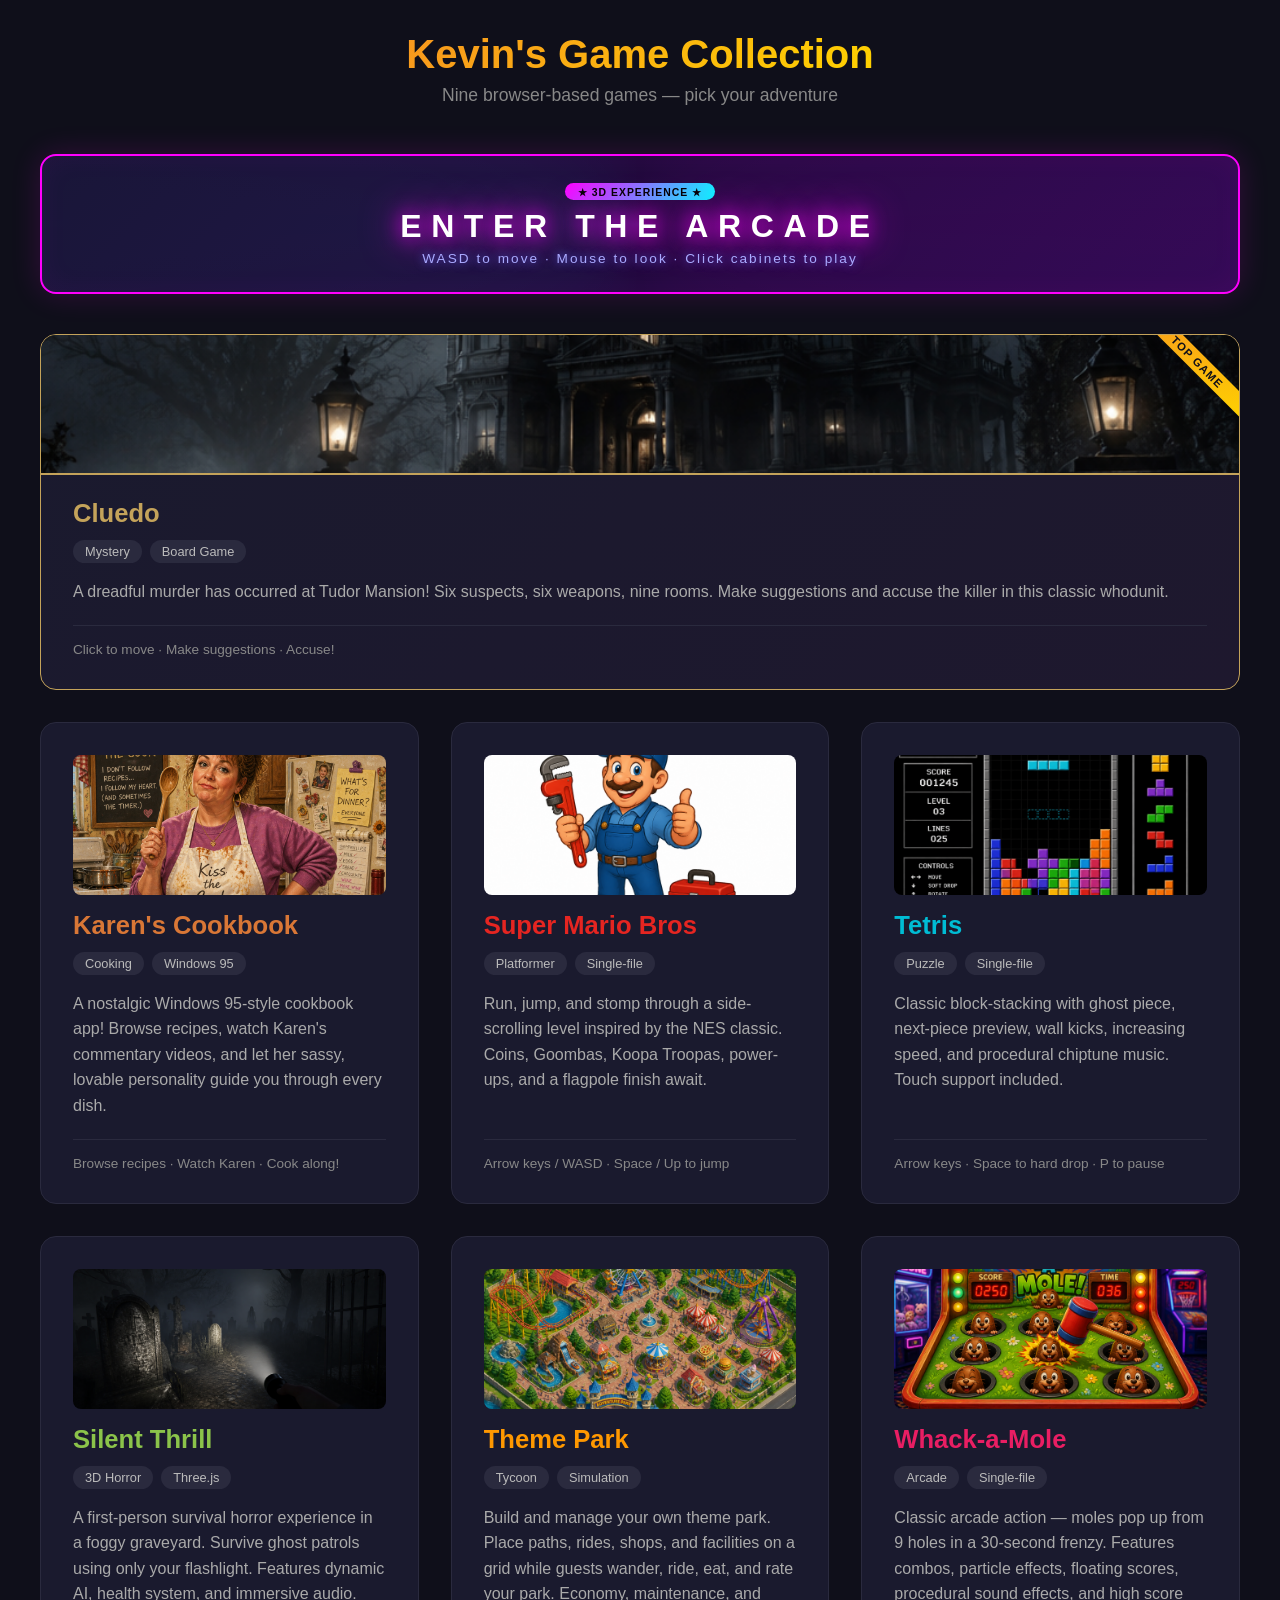
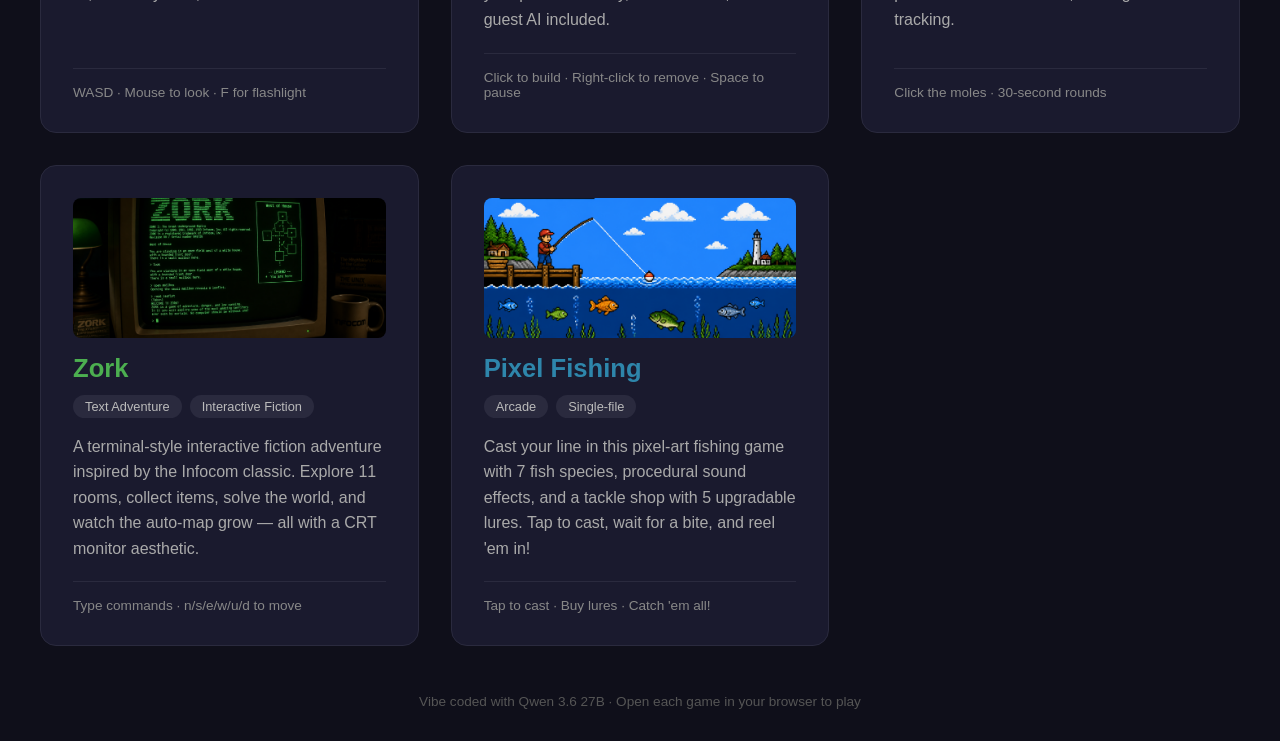
<file: index.html>
<!DOCTYPE html>
<html lang="en">
<head>
  <meta charset="UTF-8">
  <meta name="viewport" content="width=device-width, initial-scale=1.0">
  <title>Kevin's Game Collection</title>
  <style>
    * { margin: 0; padding: 0; box-sizing: border-box; }

    body {
      font-family: -apple-system, BlinkMacSystemFont, 'Segoe UI', Roboto, sans-serif;
      background: #0f0f1a;
      color: #e0e0e0;
      min-height: 100vh;
      display: flex;
      flex-direction: column;
      align-items: center;
      padding: 2rem 1rem;
    }

    h1 {
      font-size: 2.5rem;
      font-weight: 800;
      margin-bottom: 0.5rem;
      background: linear-gradient(135deg, #f7971e, #ffd200);
      -webkit-background-clip: text;
      -webkit-text-fill-color: transparent;
      text-align: center;
    }

    .subtitle {
      color: #888;
      margin-bottom: 3rem;
      font-size: 1.1rem;
      text-align: center;
    }

    .games {
      display: grid;
      grid-template-columns: repeat(3, 1fr);
      gap: 2rem;
      max-width: 1200px;
      width: 100%;
    }

    .card {
      background: #1a1a2e;
      border-radius: 16px;
      padding: 2rem;
      text-decoration: none;
      color: inherit;
      border: 1px solid #2a2a3e;
      transition: transform 0.2s, box-shadow 0.2s, border-color 0.2s;
      display: flex;
      flex-direction: column;
    }

    .card:hover {
      transform: translateY(-6px);
      box-shadow: 0 12px 32px rgba(0,0,0,0.4);
      border-color: #f7971e;
    }

    .card h2 {
      font-size: 1.6rem;
      font-weight: 700;
      margin-bottom: 0.75rem;
    }

    .card p {
      color: #aaa;
      line-height: 1.6;
      margin-bottom: 1.25rem;
      flex: 1;
    }

    .card .meta {
      display: flex;
      flex-wrap: wrap;
      gap: 0.5rem;
      margin-bottom: 1rem;
    }

    .card .tag {
      background: #2a2a3e;
      padding: 0.25rem 0.75rem;
      border-radius: 20px;
      font-size: 0.8rem;
      color: #bbb;
    }

    .card .controls {
      font-size: 0.85rem;
      color: #888;
      border-top: 1px solid #2a2a3e;
      padding-top: 1rem;
    }

    .mario h2 { color: #e52521; }
    .tetris h2 { color: #00bcd4; }
    .silent h2 { color: #8bc34a; }
    .themepark h2 { color: #ff9800; }
    .whack h2 { color: #e91e63; }
    .zork h2 { color: #4caf50; }
    .clue h2 { color: #c4a35a; }
    .karen h2 { color: #d97736; }
    .karen .card-img { height: 180px; object-position: center 30%; }
    .fishing h2 { color: #2E86AB; }

    .arcade-btn {
      display: block;
      width: 100%;
      max-width: 1200px;
      margin: 0 auto 2.5rem;
      padding: 1.6rem 2rem;
      border-radius: 16px;
      text-align: center;
      text-decoration: none;
      background: linear-gradient(135deg, #1a0a2e, #2a0a4e);
      border: 2px solid #ff00ff;
      box-shadow: 0 0 30px rgba(255, 0, 255, 0.15), inset 0 0 30px rgba(255, 0, 255, 0.05);
      transition: transform 0.2s, box-shadow 0.2s, border-color 0.2s;
      position: relative;
      overflow: hidden;
    }

    .arcade-btn::before {
      content: '';
      position: absolute;
      top: -50%;
      left: -50%;
      width: 200%;
      height: 200%;
      background: conic-gradient(from 0deg, transparent, rgba(255,0,255,0.05), transparent, rgba(0,255,255,0.05), transparent);
      animation: rotate-glow 6s linear infinite;
    }

    @keyframes rotate-glow {
      to { transform: rotate(360deg); }
    }

    .arcade-btn:hover {
      transform: translateY(-4px) scale(1.01);
      box-shadow: 0 0 60px rgba(255, 0, 255, 0.3), inset 0 0 40px rgba(255, 0, 255, 0.08);
      border-color: #ff66ff;
    }

    .arcade-btn-inner {
      position: relative;
      z-index: 1;
    }

    .arcade-btn .title {
      font-size: 2rem;
      font-weight: 800;
      color: #fff;
      text-shadow: 0 0 20px #ff00ff, 0 0 40px #ff00ff;
      letter-spacing: 0.3em;
    }

    .arcade-btn .sub {
      font-size: 0.85rem;
      color: #aaf;
      margin-top: 0.4rem;
      text-shadow: 0 0 10px #66f;
      letter-spacing: 0.15em;
    }

    .arcade-btn .badge {
      display: inline-block;
      background: linear-gradient(135deg, #ff00ff, #00ffff);
      color: #000;
      font-size: 0.65rem;
      font-weight: 800;
      padding: 0.15rem 0.8rem;
      border-radius: 10px;
      letter-spacing: 0.1em;
      margin-bottom: 0.5rem;
      text-shadow: none;
    }

    .card.featured {
      position: relative;
      overflow: hidden;
      grid-column: 1 / -1;
      border-color: #c4a35a;
      background: linear-gradient(135deg, #1a1a2e 0%, #1e182e 100%);
    }

    .card.featured:hover {
      border-color: #ffd700;
      box-shadow: 0 12px 40px rgba(196, 163, 90, 0.35);
    }

    .card.featured .badge {
      position: absolute;
      top: 18px;
      right: -32px;
      z-index: 1;
      background: linear-gradient(135deg, #f7971e, #ffd200);
      color: #0f0f1a;
      padding: 0.2rem 2.5rem;
      font-size: 0.7rem;
      font-weight: 800;
      transform: rotate(45deg);
      letter-spacing: 0.1em;
      text-transform: uppercase;
      box-shadow: 0 2px 8px rgba(0,0,0,0.3);
    }

    .card .card-img {
      width: 100%;
      height: 140px;
      object-fit: cover;
      display: block;
      border-radius: 8px;
      margin-bottom: 1rem;
    }

    .card.featured .card-img {
      width: calc(100% + 4rem);
      margin: -2rem -2rem 1.5rem -2rem;
      border-radius: 0;
      border-bottom: 2px solid #c4a35a;
    }

    footer {
      margin-top: 3rem;
      color: #555;
      font-size: 0.85rem;
    }

    @media (max-width: 720px) {
      .games { grid-template-columns: repeat(2, 1fr); }
    }
    @media (max-width: 480px) {
      .games { grid-template-columns: 1fr; }
    }
  </style>
</head>
<body>
  <h1>Kevin's Game Collection</h1>
  <p class="subtitle">Nine browser-based games — pick your adventure</p>

  <a href="arcade/index.html" class="arcade-btn">
    <div class="arcade-btn-inner">
      <div class="badge">★ 3D EXPERIENCE ★</div>
      <div class="title">ENTER THE ARCADE</div>
      <div class="sub">WASD to move · Mouse to look · Click cabinets to play</div>
    </div>
  </a>

  <div class="games">
    <a href="clue/index.html" class="card clue featured">
      <span class="badge">TOP GAME</span>
      <img class="card-img" src="clue/img/intro-mansion.png" alt="Tudor Mansion">
      <h2>Cluedo</h2>
      <div class="meta">
        <span class="tag">Mystery</span>
        <span class="tag">Board Game</span>
      </div>
      <p>A dreadful murder has occurred at Tudor Mansion! Six suspects, six weapons, nine rooms. Make suggestions and accuse the killer in this classic whodunit.</p>
      <div class="controls">Click to move &middot; Make suggestions &middot; Accuse!</div>
    </a>

    <a href="karenscookbook/index.html" class="card karen">
      <img class="card-img" src="karenscookbook/img/header-karen.png" alt="Karen the Cook">
      <h2>Karen's Cookbook</h2>
      <div class="meta">
        <span class="tag">Cooking</span>
        <span class="tag">Windows 95</span>
      </div>
      <p>A nostalgic Windows 95-style cookbook app! Browse recipes, watch Karen's commentary videos, and let her sassy, lovable personality guide you through every dish.</p>
      <div class="controls">Browse recipes &middot; Watch Karen &middot; Cook along!</div>
    </a>

    <a href="mariobros/index.html" class="card mario">
      <img class="card-img" src="mariobros/img/header-mario.png" alt="Super Mario Bros">
      <h2>Super Mario Bros</h2>
      <div class="meta">
        <span class="tag">Platformer</span>
        <span class="tag">Single-file</span>
      </div>
      <p>Run, jump, and stomp through a side-scrolling level inspired by the NES classic. Coins, Goombas, Koopa Troopas, power-ups, and a flagpole finish await.</p>
      <div class="controls">Arrow keys / WASD &middot; Space / Up to jump</div>
    </a>

    <a href="tetris/index.html" class="card tetris">
      <img class="card-img" src="tetris/img/header-tetris.png" alt="Tetris">
      <h2>Tetris</h2>
      <div class="meta">
        <span class="tag">Puzzle</span>
        <span class="tag">Single-file</span>
      </div>
      <p>Classic block-stacking with ghost piece, next-piece preview, wall kicks, increasing speed, and procedural chiptune music. Touch support included.</p>
      <div class="controls">Arrow keys &middot; Space to hard drop &middot; P to pause</div>
    </a>

    <a href="silenthrill/index.html" class="card silent">
      <img class="card-img" src="silenthrill/img/header-silent.png" alt="Silent Thrill">
      <h2>Silent Thrill</h2>
      <div class="meta">
        <span class="tag">3D Horror</span>
        <span class="tag">Three.js</span>
      </div>
      <p>A first-person survival horror experience in a foggy graveyard. Survive ghost patrols using only your flashlight. Features dynamic AI, health system, and immersive audio.</p>
      <div class="controls">WASD &middot; Mouse to look &middot; F for flashlight</div>
    </a>

    <a href="themepark/index.html" class="card themepark">
      <img class="card-img" src="themepark/img/header-themepark.png" alt="Theme Park">
      <h2>Theme Park</h2>
      <div class="meta">
        <span class="tag">Tycoon</span>
        <span class="tag">Simulation</span>
      </div>
      <p>Build and manage your own theme park. Place paths, rides, shops, and facilities on a grid while guests wander, ride, eat, and rate your park. Economy, maintenance, and guest AI included.</p>
      <div class="controls">Click to build &middot; Right-click to remove &middot; Space to pause</div>
    </a>

    <a href="whackamole/index.html" class="card whack">
      <img class="card-img" src="whackamole/img/header-whack.png" alt="Whack-a-Mole">
      <h2>Whack-a-Mole</h2>
      <div class="meta">
        <span class="tag">Arcade</span>
        <span class="tag">Single-file</span>
      </div>
      <p>Classic arcade action — moles pop up from 9 holes in a 30-second frenzy. Features combos, particle effects, floating scores, procedural sound effects, and high score tracking.</p>
      <div class="controls">Click the moles &middot; 30-second rounds</div>
    </a>

    <a href="zork/index.html" class="card zork">
      <img class="card-img" src="zork/img/header-zork.png" alt="Zork">
      <h2>Zork</h2>
      <div class="meta">
        <span class="tag">Text Adventure</span>
        <span class="tag">Interactive Fiction</span>
      </div>
      <p>A terminal-style interactive fiction adventure inspired by the Infocom classic. Explore 11 rooms, collect items, solve the world, and watch the auto-map grow — all with a CRT monitor aesthetic.</p>
      <div class="controls">Type commands &middot; n/s/e/w/u/d to move</div>
    </a>

    <a href="fishing/index.html" class="card fishing">
      <img class="card-img" src="fishing/img/header-fishing.png" alt="Pixel Fishing">
      <h2>Pixel Fishing</h2>
      <div class="meta">
        <span class="tag">Arcade</span>
        <span class="tag">Single-file</span>
      </div>
      <p>Cast your line in this pixel-art fishing game with 7 fish species, procedural sound effects, and a tackle shop with 5 upgradable lures. Tap to cast, wait for a bite, and reel 'em in!</p>
      <div class="controls">Tap to cast &middot; Buy lures &middot; Catch 'em all!</div>
    </a>
  </div>

  <footer>Vibe coded with Qwen 3.6 27B &middot; Open each game in your browser to play</footer>
</body>
</html>
</file>
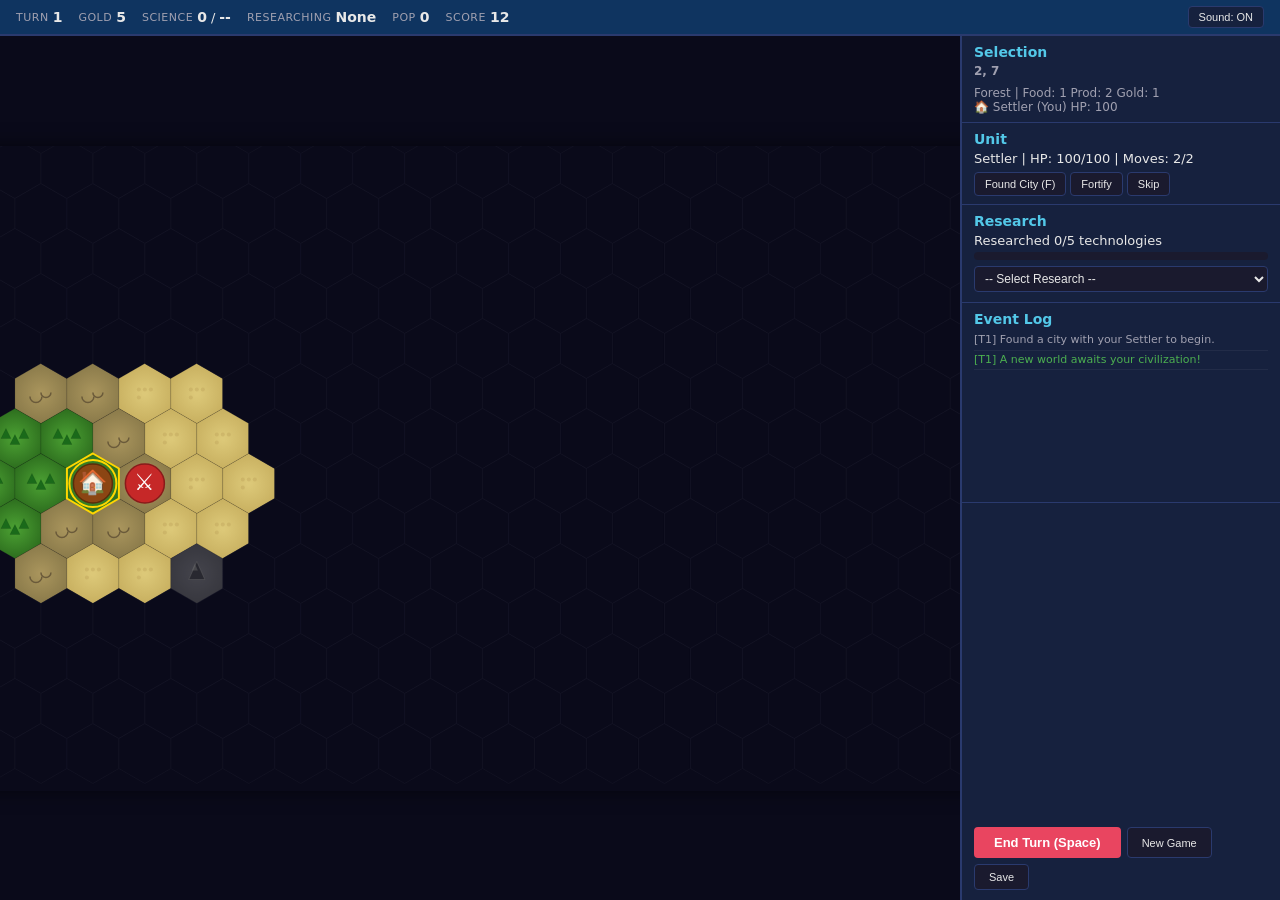
<file: civilization/index.html>
<!DOCTYPE html>
<html lang="en">
<head>
<meta charset="UTF-8">
<meta name="viewport" content="width=device-width, initial-scale=1.0">
<title>Micro Civilization</title>
<link rel="stylesheet" href="css/style.css">
</head>
<body>
<div id="game-container">
  <div id="hud-bar">
    <div class="hud-item"><span class="hud-label">Turn</span><span id="turn-number" class="hud-value">1</span></div>
    <div class="hud-item"><span class="hud-label">Gold</span><span id="gold-amount" class="hud-value">0</span></div>
    <div class="hud-item"><span class="hud-label">Science</span><span id="science-amount" class="hud-value">0</span>/<span id="science-target" class="hud-value">20</span></div>
    <div class="hud-item"><span class="hud-label">Researching</span><span id="current-research" class="hud-value">None</span></div>
    <div class="hud-item"><span class="hud-label">Pop</span><span id="total-population" class="hud-value">0</span></div>
    <div class="hud-item"><span class="hud-label">Score</span><span id="score-value" class="hud-value">0</span></div>
    <button id="mute-btn" title="Toggle Sound">Sound: ON</button>
  </div>
  <div id="main-area">
    <div id="map-container">
      <canvas id="game-canvas"></canvas>
    </div>
    <div id="right-panel">
      <div id="selection-panel" class="panel">
        <div class="panel-header">Selection</div>
        <div id="selection-info">Click a tile, unit, or city</div>
        <div id="terrain-info" class="sub-info"></div>
      </div>
      <div id="unit-commands" class="panel" style="display:none">
        <div class="panel-header">Unit</div>
        <div id="unit-info"></div>
        <div class="btn-group">
          <button id="cmd-found-city" class="cmd-btn">Found City (F)</button>
          <button id="cmd-fortify" class="cmd-btn">Fortify</button>
          <button id="cmd-wake" class="cmd-btn">Wake</button>
          <button id="cmd-skip" class="cmd-btn">Skip</button>
        </div>
      </div>
      <div id="city-panel" class="panel" style="display:none">
        <div class="panel-header"><span id="city-name">City</span> <span id="city-pop" class="sub-value"></span></div>
        <div class="city-stats">
          <span>Food: <span id="city-food">0</span>/<span id="city-food-target">15</span></span>
          <span>Prod: <span id="city-prod">0</span>/<span id="city-prod-target">50</span></span>
        </div>
        <div class="city-progress"><div id="city-progress-bar" class="progress-bar"><span id="city-progress-fill" class="progress-fill"></span></div></div>
        <div id="city-building-info" class="sub-info"></div>
        <div class="panel-subheader">Producing</div>
        <select id="production-select"></select>
        <div id="city-buildings" class="sub-info"></div>
      </div>
      <div id="research-panel" class="panel">
        <div class="panel-header">Research</div>
        <div id="research-info"></div>
        <div class="research-progress"><div id="research-progress-bar" class="progress-bar"><span id="research-progress-fill" class="progress-fill"></span></div></div>
        <select id="research-select"></select>
      </div>
      <div id="event-log" class="panel">
        <div class="panel-header">Event Log</div>
        <div id="log-entries"></div>
      </div>
      <div id="action-buttons">
        <button id="end-turn-btn" class="primary-btn">End Turn (Space)</button>
        <button id="new-game-btn" class="action-btn">New Game</button>
        <button id="save-btn" class="action-btn">Save</button>
        <button id="continue-btn" class="action-btn" style="display:none">Continue</button>
      </div>
    </div>
  </div>
</div>
<div id="victory-modal" class="modal" style="display:none">
  <div class="modal-content">
    <h2 id="victory-title">Victory!</h2>
    <p id="victory-message"></p>
    <button id="victory-ok-btn">OK</button>
  </div>
</div>
<div id="newgame-modal" class="modal" style="display:none">
  <div class="modal-content">
    <h2>New Game</h2>
    <p>Start a new game? Unsaved progress will be lost.</p>
    <button id="newgame-confirm-btn">Yes, Start New Game</button>
    <button id="newgame-cancel-btn">Cancel</button>
  </div>
</div>
<script src="js/audio.js"></script>
<script src="js/game.js"></script>
<script src="js/map.js"></script>
<script src="js/units.js"></script>
<script src="js/cities.js"></script>
<script src="js/tech.js"></script>
<script src="js/ai.js"></script>
<script src="js/ui.js"></script>
<script src="js/main.js"></script>
</body>
</html>
</file>
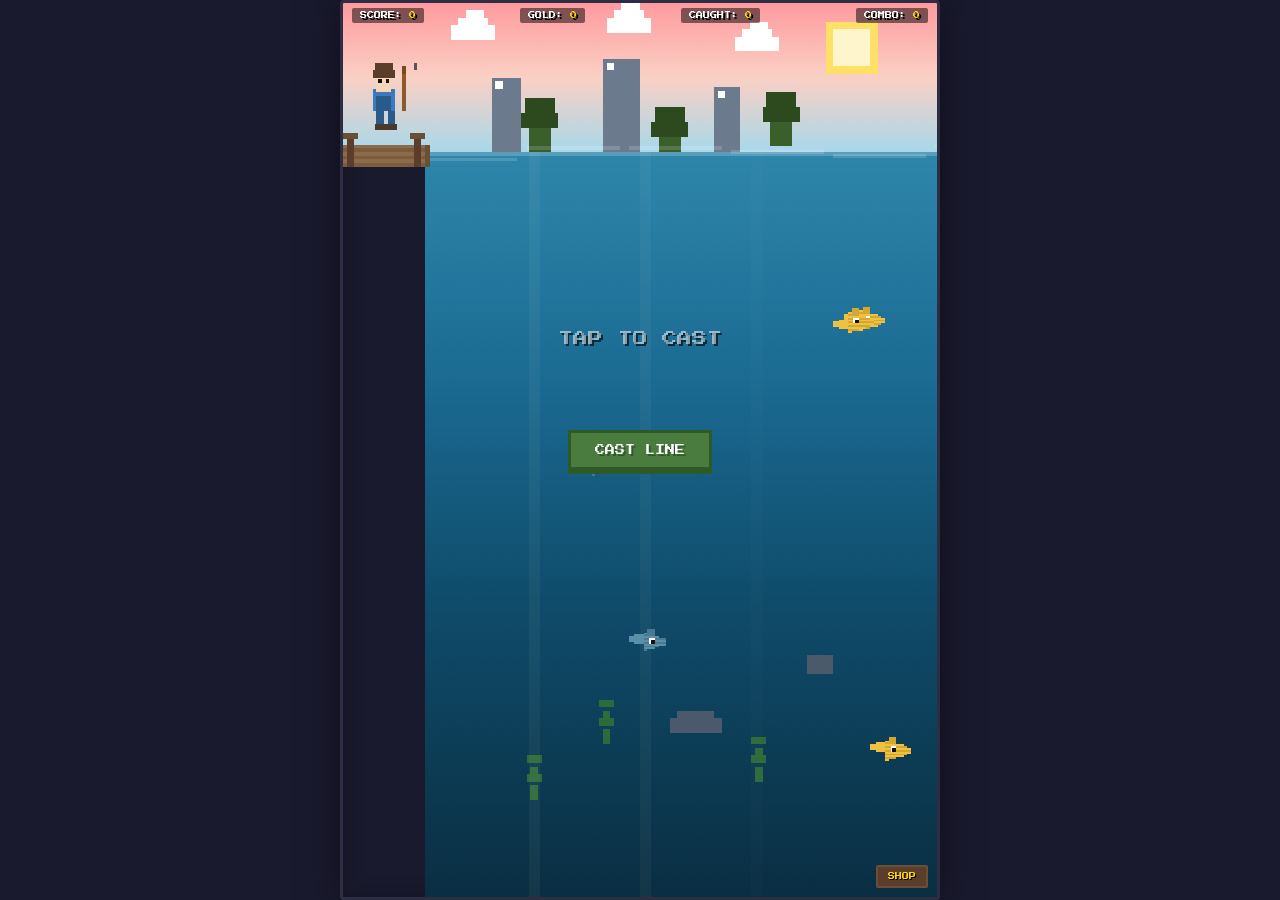
<file: fishing/index.html>
<!DOCTYPE html>
<html lang="en">
<head>
<meta charset="UTF-8">
<meta name="viewport" content="width=device-width, initial-scale=1.0, user-scalable=no">
<title>Pixel Fishing</title>
<link href="https://fonts.googleapis.com/css2?family=Press+Start+2P&display=swap" rel="stylesheet">
<style>
* { margin: 0; padding: 0; box-sizing: border-box; }
body {
  background: #1a1a2e;
  display: flex;
  justify-content: center;
  align-items: center;
  min-height: 100vh;
  font-family: 'Press Start 2P', monospace;
  overflow: hidden;
  touch-action: none;
  -webkit-user-select: none;
  user-select: none;
}
#game-container {
  position: relative;
  width: min(100vw, calc(100vh * 0.666));
  height: min(100vh, calc(100vw * 1.5));
  image-rendering: pixelated;
  image-rendering: crisp-edges;
  cursor: pointer;
}
#game {
  width: 100%;
  height: 100%;
  image-rendering: pixelated;
  image-rendering: crisp-edges;
  border: 3px solid #2d2d44;
  box-shadow: 0 0 40px rgba(0,0,0,0.5), inset 0 0 20px rgba(0,0,0,0.3);
  border-radius: 4px;
}
#ui-overlay {
  position: absolute;
  top: 0; left: 0; right: 0;
  padding: 8px 12px;
  display: flex;
  justify-content: space-between;
  pointer-events: none;
  font-size: 7px;
  color: #fff;
  text-shadow: 2px 2px 0 #000;
  z-index: 10;
}
#ui-overlay .stat { background: rgba(0,0,0,0.5); padding: 4px 8px; border-radius: 2px; }
#ui-overlay .stat span { color: #ffd700; }
#message {
  position: absolute;
  bottom: 60px;
  left: 50%;
  transform: translateX(-50%);
  pointer-events: none;
  color: #fff;
  font-size: 8px;
  text-shadow: 3px 3px 0 #000, -1px -1px 0 #000;
  text-align: center;
  z-index: 10;
  opacity: 0;
  transition: opacity 0.3s;
  white-space: nowrap;
}
#message.show { opacity: 1; }
#start-btn {
  position: absolute;
  top: 50%;
  left: 50%;
  transform: translate(-50%, -50%);
  z-index: 20;
  background: #4a7c3f;
  color: #fff;
  border: 3px solid #2d5a27;
  padding: 12px 24px;
  font-family: 'Press Start 2P', monospace;
  font-size: 10px;
  cursor: pointer;
  text-shadow: 2px 2px 0 #2d5a27;
  box-shadow: 0 4px 0 #2d5a27;
  border-radius: 2px;
  transition: transform 0.1s, box-shadow 0.1s;
}
#start-btn:active {
  transform: translate(-50%, -48%);
  box-shadow: 0 2px 0 #2d5a27;
}
#start-btn.hidden { display: none; }
#shop-overlay {
  position: absolute;
  top: 0; left: 0; right: 0; bottom: 0;
  background: rgba(0,0,0,0.75);
  display: flex;
  align-items: center;
  justify-content: center;
  z-index: 30;
  opacity: 0;
  pointer-events: none;
  transition: opacity 0.2s;
}
#shop-overlay.open { opacity: 1; pointer-events: auto; }
.shop-panel {
  background: #2d2d44;
  border: 3px solid #4a4a6a;
  padding: 16px;
  width: 85%;
  max-width: 300px;
  max-height: 90%;
  overflow-y: auto;
  border-radius: 4px;
  box-shadow: 0 0 30px rgba(0,0,0,0.5);
}
.shop-title {
  font-size: 10px;
  color: #ffd700;
  text-align: center;
  margin-bottom: 8px;
  text-shadow: 2px 2px 0 #000;
}
.shop-coins {
  font-size: 8px;
  color: #ffd700;
  text-align: center;
  margin-bottom: 12px;
  text-shadow: 1px 1px 0 #000;
  background: rgba(0,0,0,0.3);
  padding: 4px;
  border-radius: 2px;
}
.lure-card {
  background: rgba(0,0,0,0.25);
  border: 2px solid #3a3a5a;
  padding: 8px;
  margin-bottom: 6px;
  border-radius: 2px;
  display: flex;
  align-items: center;
  gap: 8px;
}
.lure-card.owned { border-color: #4a7c3f; background: rgba(74,124,63,0.15); }
.lure-card.equipped { border-color: #ffd700; background: rgba(255,215,0,0.1); }
.lure-icon {
  width: 28px; height: 28px;
  flex-shrink: 0;
  border-radius: 2px;
  display: flex; align-items: center; justify-content: center;
  font-size: 16px;
}
.lure-info { flex: 1; min-width: 0; }
.lure-name { font-size: 7px; color: #fff; margin-bottom: 2px; }
.lure-desc { font-size: 6px; color: #aaa; }
.lure-cost {
  font-size: 7px;
  color: #ffd700;
  white-space: nowrap;
}
.lure-btn {
  font-family: 'Press Start 2P', monospace;
  font-size: 6px;
  padding: 4px 8px;
  border: 2px solid #4a7c3f;
  background: #4a7c3f;
  color: #fff;
  cursor: pointer;
  border-radius: 2px;
  white-space: nowrap;
}
.lure-btn:active { background: #3a6632; }
.lure-btn:disabled { border-color: #555; background: #444; color: #888; cursor: default; }
.lure-btn.equip-btn { border-color: #ffd700; background: #b8960f; }
#shop-close {
  display: block;
  margin: 10px auto 0;
  font-family: 'Press Start 2P', monospace;
  font-size: 7px;
  padding: 6px 20px;
  border: 2px solid #6b4f35;
  background: #5a3d2a;
  color: #fff;
  cursor: pointer;
  border-radius: 2px;
}
#shop-close:active { background: #4a2d1a; }
#shop-btn {
  position: absolute;
  bottom: 12px;
  right: 12px;
  z-index: 10;
  font-family: 'Press Start 2P', monospace;
  font-size: 7px;
  padding: 6px 10px;
  border: 2px solid #6b4f35;
  background: #5a3d2a;
  color: #ffd700;
  cursor: pointer;
  border-radius: 2px;
  pointer-events: auto;
  text-shadow: 1px 1px 0 #000;
}
#shop-btn:active { background: #4a2d1a; }
</style>
</head>
<body>
<div id="game-container">
  <canvas id="game"></canvas>
  <div id="ui-overlay">
    <div class="stat">SCORE: <span id="score">0</span></div>
    <div class="stat">GOLD: <span id="gold">0</span></div>
    <div class="stat">CAUGHT: <span id="caught">0</span></div>
    <div class="stat">COMBO: <span id="combo">0</span></div>
  </div>
  <div id="shop-overlay">
    <div class="shop-panel">
      <div class="shop-title">TACKLE SHOP</div>
      <div class="shop-coins">GOLD: <span id="shop-gold">0</span></div>
      <div id="shop-lures"></div>
      <button id="shop-close">CLOSE</button>
    </div>
  </div>
  <div id="message"></div>
  <button id="start-btn">CAST LINE</button>
  <button id="shop-btn">SHOP</button>
</div>
<script>
const canvas = document.getElementById('game');
const ctx = canvas.getContext('2d');
const scoreEl = document.getElementById('score');
const goldEl = document.getElementById('gold');
const shopGoldEl = document.getElementById('shop-gold');
const caughtEl = document.getElementById('caught');
const comboEl = document.getElementById('combo');
const msgEl = document.getElementById('message');
const startBtn = document.getElementById('start-btn');
const shopOverlay = document.getElementById('shop-overlay');
const shopLuresEl = document.getElementById('shop-lures');
const shopBtn = document.getElementById('shop-btn');
const shopCloseBtn = document.getElementById('shop-close');

const W = 320;
const H = 480;
const SURFACE_Y = 80;
const DOCK_X = 44;

canvas.width = W;
canvas.height = H;

function resize() {
  const container = document.getElementById('game-container');
  const maxW = window.innerWidth;
  const maxH = window.innerHeight;
  const aspect = W / H;
  let w = maxW;
  let h = w / aspect;
  if (h > maxH) { h = maxH; w = h * aspect; }
  container.style.width = w + 'px';
  container.style.height = h + 'px';
}
window.addEventListener('resize', resize);
resize();

// ---- AUDIO ----
let audioCtx = null;
function initAudio() {
  if (!audioCtx) audioCtx = new (window.AudioContext || window.webkitAudioContext)();
}

function playTone(freq, duration, type = 'square', vol = 0.12) {
  if (!audioCtx) return;
  const osc = audioCtx.createOscillator();
  const gain = audioCtx.createGain();
  osc.type = type;
  osc.frequency.value = freq;
  gain.gain.setValueAtTime(vol, audioCtx.currentTime);
  gain.gain.exponentialRampToValueAtTime(0.001, audioCtx.currentTime + duration);
  osc.connect(gain);
  gain.connect(audioCtx.destination);
  osc.start();
  osc.stop(audioCtx.currentTime + duration);
}

function playNoise(duration, vol = 0.08) {
  if (!audioCtx) return;
  const bufSize = Math.floor(audioCtx.sampleRate * duration);
  const buf = audioCtx.createBuffer(1, bufSize, audioCtx.sampleRate);
  const data = buf.getChannelData(0);
  for (let i = 0; i < bufSize; i++) data[i] = Math.random() * 2 - 1;
  const src = audioCtx.createBufferSource();
  src.buffer = buf;
  const gain = audioCtx.createGain();
  gain.gain.setValueAtTime(vol, audioCtx.currentTime);
  gain.gain.exponentialRampToValueAtTime(0.001, audioCtx.currentTime + duration);
  const filter = audioCtx.createBiquadFilter();
  filter.type = 'bandpass';
  filter.frequency.value = 800;
  filter.Q.value = 0.5;
  src.connect(filter);
  filter.connect(gain);
  gain.connect(audioCtx.destination);
  src.start();
}

function sfxCast() {
  playTone(600, 0.15, 'square', 0.06);
  setTimeout(() => playTone(300, 0.1, 'square', 0.04), 50);
}

function sfxSplash() {
  playNoise(0.2, 0.1);
  playTone(200, 0.1, 'sine', 0.06);
}

function sfxBite() {
  playTone(880, 0.08, 'square', 0.08);
  setTimeout(() => playTone(1100, 0.08, 'square', 0.08), 100);
}

function sfxCatch() {
  const notes = [523, 659, 784, 1047];
  notes.forEach((f, i) => setTimeout(() => playTone(f, 0.15, 'square', 0.07), i * 80));
}

function sfxMiss() {
  playTone(400, 0.15, 'square', 0.06);
  setTimeout(() => playTone(250, 0.2, 'square', 0.05), 120);
}

function sfxLegendary() {
  const notes = [523, 659, 784, 1047, 784, 1047, 1319];
  notes.forEach((f, i) => setTimeout(() => playTone(f, 0.2, 'square', 0.08), i * 100));
}

function sfxCombo() {
  playTone(600, 0.1, 'square', 0.05);
  setTimeout(() => playTone(800, 0.1, 'square', 0.05), 60);
  setTimeout(() => playTone(1000, 0.15, 'square', 0.05), 120);
}

// ---- FISH TYPES ----
const FISH_TYPES = [
  { name: 'Bluegill', colors: ['#5B8FA8', '#4A7A91'], size: 10, points: 10, price: 5, minTier: 0, weight: 40, speed: 0.8 },
  { name: 'Perch', colors: ['#E8923A', '#C47A2E'], size: 12, points: 20, price: 10, minTier: 0, weight: 30, speed: 0.7 },
  { name: 'Bass', colors: ['#4A7C3F', '#3A6632'], size: 16, points: 35, price: 25, minTier: 1, weight: 18, speed: 0.5 },
  { name: 'Trout', colors: ['#8B6B4A', '#BC8F5A'], size: 14, points: 50, price: 35, minTier: 2, weight: 8, speed: 0.6 },
  { name: 'Sunfish', colors: ['#F0C040', '#D4A830'], size: 11, points: 15, price: 8, minTier: 0, weight: 35, speed: 0.75 },
  { name: 'Catfish', colors: ['#6B5B4A', '#554838'], size: 20, points: 60, price: 45, minTier: 2, weight: 5, speed: 0.35 },
  { name: 'Legendary Koi', colors: ['#FFD700', '#FF6B6B', '#9B59B6'], size: 18, points: 100, price: 100, minTier: 3, weight: 1, speed: 0.4 },
];

const LURES = [
  { name: 'Basic Cork', cost: 0, tier: 0, desc: 'Catches small fish' },
  { name: 'Bronze Spinner', cost: 50, tier: 1, desc: 'Attracts medium fish' },
  { name: 'Silver Jig', cost: 150, tier: 2, desc: 'Draws uncommon fish' },
  { name: 'Gold Lure', cost: 400, tier: 3, desc: 'Rare & legendary chance!' },
  { name: 'Master Bait', cost: 800, tier: 4, desc: 'Peak angler technology' },
];

// ---- GAME STATE ----
const state = {
  phase: 'idle',
  score: 0,
  coins: 0,
  fishCaught: 0,
  combo: 0,
  maxCombo: 0,
  currentLureIdx: 0,
  ownedLures: [0],
  shopOpen: false,

  fish: [],
  particles: [],
  bubbles: [],
  waves: [],

  bobberX: 160,
  bobberY: SURFACE_Y,
  bobberPhase: 0,
  bobberVisible: false,
  bobberSplash: 0,

  lineCastProgress: 0,
  lineTargetX: 160,

  activeFish: null,
  biteTimer: 0,
  biteWindow: 1.0,
  missedBite: false,

  catchTimer: 0,
  caughtFish: null,

  idleTimer: 0,
  fishApproachTimer: 0,
  approachingFish: null,

  time: 0,
  shakeX: 0,
  shakeY: 0,

  fishSpawnTimer: 0,
};

const MAX_FISH = 8;

function weightedFishType(lureTier) {
  if (lureTier === undefined) lureTier = getCurrentLure().tier;
  const available = FISH_TYPES.filter(f => f.minTier <= lureTier);
  const totalWeight = available.reduce((s, f) => s + f.weight, 0);
  let r = Math.random() * totalWeight;
  for (const ft of available) {
    r -= ft.weight;
    if (r <= 0) return ft;
  }
  return available[available.length - 1] || FISH_TYPES[0];
}

function createFish(x, y, lureTier) {
  const type = weightedFishType(lureTier);
  return {
    x: x || Math.random() * (W - 80) + 60,
    y: y || Math.random() * (H - SURFACE_Y - 80) + SURFACE_Y + 40,
    vx: (Math.random() - 0.5) * type.speed,
    vy: (Math.random() - 0.5) * type.speed * 0.5,
    type: type,
    size: type.size,
    dir: 1,
    tailPhase: Math.random() * Math.PI * 2,
    targetX: null,
    targetY: null,
    approaching: false,
    interest: 0,
    opacity: 1,
  };
}

function spawnFish(count) {
  const tier = getCurrentLure().tier;
  for (let i = 0; i < count; i++) {
    if (state.fish.length >= MAX_FISH) break;
    state.fish.push(createFish(null, null, tier));
  }
}

function spawnBubbles(x, y, count) {
  for (let i = 0; i < count; i++) {
    state.bubbles.push({
      x: x + (Math.random() - 0.5) * 16,
      y: y,
      size: 1 + Math.random() * 3,
      speed: 0.3 + Math.random() * 0.5,
      life: 1,
    });
  }
}

function spawnParticles(x, y, color, count, spread) {
  for (let i = 0; i < count; i++) {
    const angle = Math.random() * Math.PI * 2;
    const speed = 0.5 + Math.random() * spread;
    state.particles.push({
      x, y,
      vx: Math.cos(angle) * speed,
      vy: Math.sin(angle) * speed - 0.5,
      color: color,
      size: 2 + Math.random() * 3,
      life: 1,
      decay: 0.008 + Math.random() * 0.015,
    });
  }
}

// ---- MESSAGES ----
let messageTimer = 0;
function showMessage(text, duration = 2000) {
  msgEl.textContent = text;
  msgEl.classList.add('show');
  messageTimer = duration;
}

// ---- INPUT ----
function handleInput(e) {
  e.preventDefault();
  initAudio();
  if (state.phase === 'idle') {
    startCasting();
  } else if (state.phase === 'bite') {
    hookFish();
  }
}
canvas.addEventListener('click', handleInput);
canvas.addEventListener('touchstart', handleInput, { passive: false });
startBtn.addEventListener('click', (e) => {
  e.stopPropagation();
  initAudio();
  startBtn.classList.add('hidden');
  startCasting();
});

// ---- GAME ACTIONS ----
function startCasting() {
  if (state.phase !== 'idle') return;
  sfxCast();
  state.phase = 'casting';
  state.lineCastProgress = 0;
  state.lineTargetX = 50 + Math.random() * 220;
  state.missedBite = false;
  state.shakeX = 0;
  state.shakeY = 0;
}

function finishCasting() {
  state.phase = 'fishing';
  state.bobberX = state.lineTargetX;
  state.bobberY = SURFACE_Y;
  state.bobberVisible = true;
  state.bobberSplash = 1;
  spawnBubbles(state.bobberX, SURFACE_Y + 4, 8);
  sfxSplash();
  state.fishApproachTimer = 1.5 + Math.random() * 3;
  state.approachingFish = null;
}

function startBite(fish) {
  state.phase = 'bite';
  state.activeFish = fish;
  state.biteTimer = 0;
  const rarity = fish.type.points >= 100 ? 'legendary' : fish.type.points >= 50 ? 'rare' : '';
  if (rarity === 'legendary') {
    showMessage('!!! LEGENDARY !!!', 1500);
  } else if (rarity === 'rare') {
    showMessage('!! RARE CATCH !!', 1200);
  } else {
    showMessage('HOOK NOW!', 800);
  }
  sfxBite();
}

function hookFish() {
  if (state.phase !== 'bite' || !state.activeFish) return;
  state.phase = 'hooked';
  state.catchTimer = 0;
  state.caughtFish = state.activeFish;
  const isLegendary = state.activeFish.type.points >= 100;
  const isRare = state.activeFish.type.points >= 50;
  state.activeFish = null;
  spawnParticles(state.bobberX, SURFACE_Y, '#FFD700', 12, 2.5);
  spawnParticles(state.bobberX, SURFACE_Y, '#fff', 8, 1.5);
  if (isLegendary) {
    sfxLegendary();
    showMessage('LEGENDARY KOI CAUGHT! +100', 3000);
  } else if (isRare) {
    sfxCatch();
    showMessage('RARE CATCH! +' + state.caughtFish.type.points, 2000);
  } else {
    sfxCatch();
    showMessage('+' + state.caughtFish.type.points + ' ' + state.caughtFish.type.name + '!', 1500);
  }
}

function missBite() {
  state.phase = 'fishing';
  state.activeFish = null;
  state.missedBite = true;
  state.fishApproachTimer = 2 + Math.random() * 2;
  state.approachingFish = null;
  if (state.combo > 0) {
    state.combo = 0;
    comboEl.textContent = '0';
  }
  sfxMiss();
  showMessage('Missed!', 1000);
}

function completeCatch() {
  const f = state.caughtFish;
  if (!f) return;
  state.score += f.type.points;
  state.coins += f.type.price;
  state.fishCaught++;
  state.combo++;
  if (state.combo > state.maxCombo) state.maxCombo = state.combo;
  scoreEl.textContent = state.score;
  goldEl.textContent = state.coins;
  caughtEl.textContent = state.fishCaught;
  comboEl.textContent = state.combo + (state.combo >= 3 ? '!' : '');

  if (state.combo >= 3) sfxCombo();
  if (state.combo >= 5) showMessage('COMBO x' + state.combo + '!', 1500);

  spawnParticles(f.x, f.y, f.type.colors[0] || '#fff', 10, 2);
  state.caughtFish = null;
  state.phase = 'idle';
  state.bobberVisible = false;
  state.idleTimer = 0.5;
  state.bobberSplash = 0;

  state.fish = state.fish.filter(fish => fish !== f);
  setTimeout(() => spawnFish(1), 500);
}

// ---- SHOP ----
function getCurrentLure() { return LURES[state.currentLureIdx]; }

function canAffordLure(idx) {
  return state.coins >= LURES[idx].cost && !state.ownedLures.includes(idx);
}

function buyLure(idx) {
  if (!canAffordLure(idx)) return false;
  state.coins -= LURES[idx].cost;
  state.ownedLures.push(idx);
  state.ownedLures.sort((a, b) => a - b);
  goldEl.textContent = state.coins;
  renderShop();
  return true;
}

function equipLure(idx) {
  if (!state.ownedLures.includes(idx)) return false;
  state.currentLureIdx = idx;
  renderShop();
  showMessage('Equipped: ' + LURES[idx].name, 1200);
  return true;
}

function renderShop() {
  shopGoldEl.textContent = state.coins;
  const current = getCurrentLure();
  shopLuresEl.innerHTML = '';
  for (let i = 0; i < LURES.length; i++) {
    const lure = LURES[i];
    const owned = state.ownedLures.includes(i);
    const equipped = i === state.currentLureIdx;
    const card = document.createElement('div');
    card.className = 'lure-card' + (equipped ? ' equipped' : owned ? ' owned' : '');

    const iconColors = ['#8B5A2B', '#CD7F32', '#A8A8A8', '#FFD700', '#FF69B4'];
    const icon = document.createElement('div');
    icon.className = 'lure-icon';
    icon.style.background = iconColors[i] || '#888';
    icon.textContent = ['⊙', '◆', '◇', '★', '♛'][i] || '?';
    card.appendChild(icon);

    const info = document.createElement('div');
    info.className = 'lure-info';
    const name = document.createElement('div');
    name.className = 'lure-name';
    name.textContent = lure.name + (equipped ? ' (equipped)' : '');
    info.appendChild(name);
    const desc = document.createElement('div');
    desc.className = 'lure-desc';
    desc.textContent = lure.desc;
    info.appendChild(desc);
    card.appendChild(info);

    const cost = document.createElement('div');
    cost.className = 'lure-cost';
    cost.textContent = owned ? '' : lure.cost + 'g';
    card.appendChild(cost);

    const btn = document.createElement('button');
    btn.className = 'lure-btn' + (equipped ? ' equip-btn' : '');
    if (owned && !equipped) {
      btn.textContent = 'EQUIP';
      btn.onclick = () => equipLure(i);
    } else if (canAffordLure(i)) {
      btn.textContent = 'BUY';
      btn.onclick = () => { if (buyLure(i)) equipLure(i); };
    } else if (equipped) {
      btn.textContent = 'READY';
      btn.disabled = true;
    } else if (owned) {
      btn.textContent = 'OWNED';
      btn.disabled = true;
    } else {
      btn.textContent = '---';
      btn.disabled = true;
    }
    card.appendChild(btn);
    shopLuresEl.appendChild(card);
  }
}

function openShop() {
  if (state.phase === 'casting' || state.phase === 'bite' || state.phase === 'hooked') return;
  state.shopOpen = true;
  shopOverlay.classList.add('open');
  renderShop();
}

function closeShop() {
  state.shopOpen = false;
  shopOverlay.classList.remove('open');
}

shopBtn.addEventListener('click', openShop);
shopCloseBtn.addEventListener('click', closeShop);
shopOverlay.addEventListener('click', (e) => {
  if (e.target === shopOverlay) closeShop();
});

// ---- WATER WAVES ----
function initWaves() {
  for (let i = 0; i < 6; i++) {
    state.waves.push({
      x: i * 55,
      amp: 2 + Math.random() * 3,
      speed: 0.3 + Math.random() * 0.4,
      phase: Math.random() * Math.PI * 2,
    });
  }
}
initWaves();

// ---- UPDATE ----
function update(dt) {
  if (state.shopOpen) { state.time += dt; return; }
  state.time += dt;

  if (messageTimer > 0) {
    messageTimer -= dt * 1000;
    if (messageTimer <= 0) msgEl.classList.remove('show');
  }

  if (state.bobberSplash > 0) {
    state.bobberSplash -= dt * 4;
    if (state.bobberSplash < 0) state.bobberSplash = 0;
  }

  bobberPhase(dt);

  switch (state.phase) {
    case 'casting':
      state.lineCastProgress += dt * 2.5;
      if (state.lineCastProgress >= 1) {
        state.lineCastProgress = 1;
        finishCasting();
      }
      state.bobberX = DOCK_X + (state.lineTargetX - DOCK_X) * easeOutQuad(state.lineCastProgress);
      state.bobberY = SURFACE_Y - 20 + 20 * Math.sin(state.lineCastProgress * Math.PI * 0.5);
      break;

    case 'fishing':
      if (!state.missedBite) {
        state.fishApproachTimer -= dt;
        if (state.fishApproachTimer <= 0) {
          tryApproach();
        }
      } else {
        state.fishApproachTimer -= dt;
        if (state.fishApproachTimer <= 0) {
          state.missedBite = false;
          state.fishApproachTimer = 1.5 + Math.random() * 3;
        }
      }

      if (state.approachingFish) {
        const f = state.approachingFish;
        const tx = state.bobberX + (Math.random() - 0.5) * 4;
        const ty = SURFACE_Y + 6 + Math.random() * 6;
        const dx = tx - f.x;
        const dy = ty - f.y;
        const dist = Math.sqrt(dx * dx + dy * dy);
        if (dist > 2) {
          const speed = f.type.speed * 1.2;
          f.vx += (dx / dist * speed - f.vx) * 0.05;
          f.vy += (dy / dist * speed * 0.7 - f.vy) * 0.05;
        } else {
          state.approachingFish = null;
          startBite(f);
        }
        f.x += f.vx;
        f.y += f.vy;
      }
      break;

    case 'bite':
      state.biteTimer += dt;
      if (state.biteTimer > state.biteWindow) {
        missBite();
      }
      break;

    case 'hooked':
      state.catchTimer += dt;
      if (state.caughtFish) {
        const f = state.caughtFish;
        f.x += (DOCK_X + 10 - f.x) * 0.05;
        f.y += (SURFACE_Y - 30 - f.y) * 0.05;
        f.vx *= 0.9;
        f.vy *= 0.9;
        state.shakeX = (Math.random() - 0.5) * 2;
        state.shakeY = (Math.random() - 0.5) * 2;
        if (state.catchTimer > 0.8) {
          f.x = DOCK_X + 10;
          f.y = SURFACE_Y - 30;
          completeCatch();
        }
      }
      break;

    case 'idle':
      state.idleTimer -= dt;
      break;
  }

  updateFish(dt);
  updateBubbles(dt);
  updateParticles(dt);
}

function easeOutQuad(t) { return t * (2 - t); }

function bobberPhase(dt) {
  state.bobberPhase += dt * 3;
}

function tryApproach() {
  const castX = state.bobberX;
  const lureTier = getCurrentLure().tier;
  let closest = null;
  let closestDist = Infinity;
  for (const f of state.fish) {
    if (f.type.minTier > lureTier) continue;
    const dist = Math.abs(f.x - castX);
    if (dist < closestDist) {
      closestDist = dist;
      closest = f;
    }
  }
  if (closest && closestDist < 120) {
    state.approachingFish = closest;
    state.fishApproachTimer = 999;
    showMessage('Something approaches...', 1200);
  } else {
    state.fishApproachTimer = 1 + Math.random() * 2;
  }
}

function updateFish(dt) {
  state.fishSpawnTimer += dt;
  if (state.fishSpawnTimer > 3 && state.fish.length < MAX_FISH) {
    state.fishSpawnTimer = 0;
    spawnFish(1);
  }

  for (const f of state.fish) {
    if (f === state.approachingFish || f === state.activeFish || f === state.caughtFish) continue;

    f.tailPhase += dt * (4 + f.type.speed * 2);

    if (!f.targetX || Math.random() < 0.01) {
      f.targetX = 40 + Math.random() * (W - 80);
      f.targetY = SURFACE_Y + 30 + Math.random() * (H - SURFACE_Y - 80);
    }

    const dx = f.targetX - f.x;
    const dy = f.targetY - f.y;
    const dist = Math.sqrt(dx * dx + dy * dy);
    if (dist > 5) {
      f.vx += (dx / dist * f.type.speed * 0.3 - f.vx) * 0.02;
      f.vy += (dy / dist * f.type.speed * 0.2 - f.vy) * 0.02;
    } else {
      f.targetX = null;
    }

    f.vx += (Math.random() - 0.5) * 0.05;
    f.vy += (Math.random() - 0.5) * 0.03;
    f.vx *= 0.98;
    f.vy *= 0.98;

    const maxSpeed = f.type.speed;
    const v = Math.sqrt(f.vx * f.vx + f.vy * f.vy);
    if (v > maxSpeed) {
      f.vx = (f.vx / v) * maxSpeed;
      f.vy = (f.vy / v) * maxSpeed;
    }

    f.x += f.vx;
    f.y += f.vy;

    if (f.x < 40 && f.vx < 0) f.vx *= -1;
    if (f.x > W - 20 && f.vx > 0) f.vx *= -1;
    if (f.y < SURFACE_Y + 20 && f.vy < 0) f.vy *= -1;
    if (f.y > H - 30 && f.vy > 0) f.vy *= -1;

    f.dir = f.vx > 0.2 ? 1 : f.vx < -0.2 ? -1 : f.dir;
  }
}

function updateBubbles(dt) {
  for (const b of state.bubbles) {
    b.y -= b.speed;
    b.x += Math.sin(b.y * 0.1) * 0.3;
    b.life -= dt * 0.5;
  }
  state.bubbles = state.bubbles.filter(b => b.life > 0 && b.y > SURFACE_Y);
}

function updateParticles(dt) {
  for (const p of state.particles) {
    p.x += p.vx;
    p.y += p.vy;
    p.vy += 0.02;
    p.life -= p.decay;
  }
  state.particles = state.particles.filter(p => p.life > 0);
}

// ---- DRAWING ----
function drawPixelRect(x, y, w, h, color) {
  ctx.fillStyle = color;
  ctx.fillRect(Math.floor(x), Math.floor(y), Math.floor(w), Math.floor(h));
}

function draw() {
  ctx.save();
  ctx.translate(state.shakeX, state.shakeY);

  drawSky();
  drawBackground();
  drawWater();
  drawUnderwaterElements();
  drawFish();
  drawBubbles();
  drawParticles();
  drawBobber();
  drawLine();
  drawDock();
  drawPlayer();
  drawIdleHint();

  ctx.restore();

  state.shakeX *= 0.85;
  state.shakeY *= 0.85;
}

function drawSky() {
  const grad = ctx.createLinearGradient(0, 0, 0, SURFACE_Y);
  grad.addColorStop(0, '#FF9A9E');
  grad.addColorStop(0.5, '#FAD0C4');
  grad.addColorStop(1, '#A8D8EA');
  drawPixelRect(0, 0, W, SURFACE_Y, grad);

  // Sun
  ctx.fillStyle = '#FFE066';
  ctx.fillRect(260, 10, 28, 28);
  ctx.fillStyle = '#FFF5CC';
  ctx.fillRect(264, 14, 20, 20);

  // Clouds
  const cloudPositions = [
    { x: 60, y: 12 }, { x: 140, y: 8 }, { x: 210, y: 18 }
  ];
  for (const c of cloudPositions) {
    const cx = c.x + Math.sin(state.time * 0.1 + c.x) * 3;
    drawPixelRect(cx, c.y, 24, 8, '#fff');
    drawPixelRect(cx + 4, c.y - 4, 16, 10, '#fff');
    drawPixelRect(cx + 8, c.y - 8, 10, 12, '#fff');
  }
}

function drawBackground() {
  // Mountains
  ctx.fillStyle = '#6B7B8D';
  drawPixelRect(80, 40, 16, 40);
  drawPixelRect(140, 30, 20, 50);
  drawPixelRect(200, 45, 14, 35);
  ctx.fillStyle = '#fff';
  for (const m of [{ x: 82, y: 42 }, { x: 142, y: 32 }, { x: 202, y: 47 }]) {
    drawPixelRect(m.x, m.y, 4, 4, '#fff');
  }

  // Trees
  for (const t of [{ x: 100, y: 55 }, { x: 170, y: 60 }, { x: 230, y: 52 }]) {
    ctx.fillStyle = '#3A5F2A';
    drawPixelRect(t.x, t.y, 12, 25);
    ctx.fillStyle = '#2D4A1E';
    drawPixelRect(t.x - 4, t.y + 4, 20, 8);
    drawPixelRect(t.x - 2, t.y - 4, 16, 8);
  }
}

function drawWater() {
  const grad = ctx.createLinearGradient(0, SURFACE_Y, 0, H);
  grad.addColorStop(0, '#2E86AB');
  grad.addColorStop(0.3, '#1B6B93');
  grad.addColorStop(0.6, '#0F4C6B');
  grad.addColorStop(1, '#0A2E42');
  drawPixelRect(DOCK_X, SURFACE_Y, W - DOCK_X, H - SURFACE_Y, grad);

  // Water surface waves
  for (const w of state.waves) {
    const wy = SURFACE_Y + Math.sin(state.time * w.speed + w.phase) * w.amp;
    drawPixelRect(w.x + DOCK_X, wy, 50, 2, 'rgba(255,255,255,0.15)');
  }

  // Surface highlight
  drawPixelRect(DOCK_X, SURFACE_Y, W - DOCK_X, 2, 'rgba(255,255,255,0.2)');
}

function drawUnderwaterElements() {
  // Rocks
  ctx.fillStyle = '#4A5A6A';
  drawPixelRect(180, 380, 20, 12);
  drawPixelRect(176, 384, 28, 8);
  drawPixelRect(250, 350, 14, 10);

  // Seaweed
  const plants = [
    { x: 100, base: 420 }, { x: 140, base: 390 }, { x: 220, base: 410 }
  ];
  for (const p of plants) {
    ctx.fillStyle = '#2D6B3A';
    const sway = Math.sin(state.time + p.x) * 3;
    drawPixelRect(p.x + sway, p.base, 4, 8);
    drawPixelRect(p.x - 2 + sway, p.base - 6, 8, 4);
    drawPixelRect(p.x + sway, p.base - 10, 4, 8);
    drawPixelRect(p.x - 2 + sway, p.base - 16, 8, 4);
  }

  // Light rays
  for (let i = 0; i < 3; i++) {
    const alpha = 0.03 + Math.sin(state.time * 0.5 + i * 2) * 0.02;
    ctx.fillStyle = `rgba(255,255,200,${alpha})`;
    drawPixelRect(100 + i * 60, SURFACE_Y, 6, H - SURFACE_Y);
  }
}

function drawFish() {
  for (const f of state.fish) {
    if (f === state.caughtFish && state.phase === 'hooked') continue;
    ctx.save();
    ctx.translate(Math.floor(f.x), Math.floor(f.y));
    ctx.scale(f.dir, 1);

    const tailWag = Math.sin(f.tailPhase) * 2;
    const colors = f.type.colors;

    // Tail
    drawPixelRect(-5, tailWag - 2, 5, 5, colors[0]);
    drawPixelRect(-8, tailWag - 1, 3, 3, colors[0]);

    // Body
    const s = f.size;
    for (let row = 0; row < s; row++) {
      const halfW = Math.floor(s * 0.7 * Math.sin((row + 0.5) / s * Math.PI));
      const color = colors[row % colors.length] || colors[0];
      drawPixelRect(0, row - Math.floor(s / 2), halfW * 2, 1, color);
    }

    // Eye
    ctx.fillStyle = '#fff';
    drawPixelRect(Math.floor(s * 0.3), -2, 3, 3);
    ctx.fillStyle = '#111';
    drawPixelRect(Math.floor(s * 0.3) + 1, -1, 2, 2);

    // Dorsal fin
    ctx.fillStyle = colors[colors.length > 1 ? 1 : 0];
    drawPixelRect(Math.floor(s * 0.2), -Math.floor(s / 2) - 2, 4, 3);

    ctx.restore();
  }

  // Caught fish being reeled
  if (state.caughtFish && state.phase === 'hooked') {
    const f = state.caughtFish;
    ctx.save();
    ctx.translate(Math.floor(f.x), Math.floor(f.y));

    const colors = f.type.colors;
    const s = f.size;

    drawPixelRect(-5, -2, 5, 5, colors[0]);
    drawPixelRect(-8, -1, 3, 3, colors[0]);

    for (let row = 0; row < s; row++) {
      const halfW = Math.floor(s * 0.7 * Math.sin((row + 0.5) / s * Math.PI));
      const color = colors[row % colors.length] || colors[0];
      drawPixelRect(0, row - Math.floor(s / 2), halfW * 2, 1, color);
    }

    ctx.fillStyle = '#fff';
    drawPixelRect(Math.floor(s * 0.3), -2, 3, 3);
    ctx.fillStyle = '#111';
    drawPixelRect(Math.floor(s * 0.3) + 1, -1, 2, 2);

    ctx.restore();
  }
}

function drawBubbles() {
  for (const b of state.bubbles) {
    const alpha = b.life * 0.4;
    ctx.fillStyle = `rgba(255,255,255,${alpha})`;
    drawPixelRect(b.x, b.y, b.size, b.size);
  }
}

function drawParticles() {
  for (const p of state.particles) {
    const alpha = p.life;
    ctx.fillStyle = p.color;
    ctx.globalAlpha = alpha;
    drawPixelRect(p.x, p.y, p.size, p.size);
    ctx.globalAlpha = 1;
  }
}

function drawLine() {
  if (!state.bobberVisible && state.phase !== 'casting') return;

  const rodTipX = DOCK_X + 18;
  const rodTipY = SURFACE_Y - 24;

  let bx = state.bobberX;
  let by = state.bobberY;

  ctx.strokeStyle = 'rgba(200,200,200,0.5)';
  ctx.lineWidth = 1;
  ctx.setLineDash([2, 2]);
  ctx.beginPath();
  ctx.moveTo(rodTipX, rodTipY);
  ctx.lineTo(bx, by);
  ctx.stroke();
  ctx.setLineDash([]);
}

function drawBobber() {
  if (!state.bobberVisible && state.phase !== 'casting') return;

  let bx = state.bobberX;
  let by = state.bobberY;

  if (state.phase === 'bite') {
    bx += Math.sin(state.biteTimer * 30) * 2;
    by += Math.cos(state.biteTimer * 25) * 1.5;
  }

  if (state.phase === 'fishing') {
    by += Math.sin(state.bobberPhase) * 1.5;
  }

  const bobRad = 5;

  // Bobber body
  ctx.fillStyle = '#E83030';
  drawPixelRect(bx - bobRad, by - bobRad, bobRad * 2, bobRad * 2);
  ctx.fillStyle = '#fff';
  drawPixelRect(bx - bobRad, by - bobRad, bobRad * 2, bobRad);
  ctx.fillStyle = '#111';
  drawPixelRect(bx - 1, by - bobRad - 2, 2, 3);

  // Splash
  if (state.bobberSplash > 0) {
    const spread = state.bobberSplash * 15;
    ctx.fillStyle = `rgba(255,255,255,${state.bobberSplash * 0.3})`;
    drawPixelRect(bx - spread, by, spread * 2, 2);
    drawPixelRect(bx - spread * 0.6, by - 2, spread * 1.2, 2);
  }

  // Alert indicator during bite
  if (state.phase === 'bite') {
    const pulse = Math.sin(state.time * 20) * 0.3 + 0.7;
    ctx.fillStyle = `rgba(255,255,50,${pulse * 0.8})`;
    drawPixelRect(bx - 8, by - 18, 16, 6);
    ctx.fillStyle = '#111';
    drawPixelRect(bx - 2, by - 17, 4, 4);
  }
}

function drawDock() {
  // Wooden dock planks
  for (let i = 0; i < 6; i++) {
    ctx.fillStyle = i % 2 === 0 ? '#8B6B4A' : '#7A5D3E';
    drawPixelRect(0, SURFACE_Y - 4 + i * 2, DOCK_X, 2);
  }

  // Dock edge
  ctx.fillStyle = '#6B4F35';
  drawPixelRect(DOCK_X, SURFACE_Y - 4, 3, 12);

  // Posts
  ctx.fillStyle = '#5A3D2A';
  drawPixelRect(2, SURFACE_Y - 8, 4, 16);
  drawPixelRect(DOCK_X - 6, SURFACE_Y - 8, 4, 16);

  // Post tops
  ctx.fillStyle = '#6B4F35';
  drawPixelRect(0, SURFACE_Y - 10, 8, 3);
  drawPixelRect(DOCK_X - 8, SURFACE_Y - 10, 8, 3);
}

function drawPlayer() {
  const px = 16;
  const py = SURFACE_Y - 42;

  // Body
  ctx.fillStyle = '#3A7BBD';
  drawPixelRect(px, py + 8, 12, 12);
  ctx.fillStyle = '#2A5A8A';
  drawPixelRect(px + 2, py + 12, 8, 8);

  // Head
  ctx.fillStyle = '#F5D6B8';
  drawPixelRect(px + 2, py, 8, 10);

  // Hat
  ctx.fillStyle = '#5A3D2A';
  drawPixelRect(px, py - 2, 12, 4);
  drawPixelRect(px + 1, py - 6, 10, 5);

  // Eyes
  ctx.fillStyle = '#111';
  drawPixelRect(px + 3, py + 3, 2, 2);
  drawPixelRect(px + 7, py + 3, 2, 2);

  // Fishing rod
  ctx.fillStyle = '#8B5A2B';
  drawPixelRect(px + 16, py - 2, 2, 22);
  ctx.fillStyle = '#7A4A1E';
  drawPixelRect(px + 16, py - 4, 2, 4);

  // Rod tip
  ctx.fillStyle = '#555';
  drawPixelRect(px + 22, py - 6, 2, 4);

  // Legs
  ctx.fillStyle = '#2A5A8A';
  drawPixelRect(px + 2, py + 20, 4, 8);
  drawPixelRect(px + 8, py + 20, 4, 8);

  // Boots
  ctx.fillStyle = '#4A3A2A';
  drawPixelRect(px + 1, py + 27, 6, 3);
  drawPixelRect(px + 7, py + 27, 6, 3);
}

function drawIdleHint() {
  if (state.shopOpen || state.phase !== 'idle' || state.idleTimer > 0) return;
  const pulse = Math.sin(state.time * 3) * 0.3 + 0.7;
  ctx.fillStyle = `rgba(255,255,255,${pulse * 0.8})`;
  ctx.font = '8px "Press Start 2P", monospace';
  ctx.textAlign = 'center';
  ctx.textBaseline = 'middle';
  ctx.fillStyle = 'rgba(0,0,0,0.6)';
  ctx.fillText('TAP TO CAST', 161, SURFACE_Y + 101);
  ctx.fillStyle = `rgba(255,255,255,${pulse * 0.9})`;
  ctx.fillText('TAP TO CAST', 160, SURFACE_Y + 100);
}

// ---- GAME LOOP ----
let lastTime = 0;

function gameLoop(timestamp) {
  const dt = Math.min((timestamp - lastTime) / 1000, 0.05);
  lastTime = timestamp;

  update(dt);
  draw();

  requestAnimationFrame(gameLoop);
}

// ---- START ----
state.phase = 'idle';
state.bobberVisible = false;
spawnFish(5);

function init() {
  lastTime = performance.now();
  requestAnimationFrame(gameLoop);
}

init();
</script>
</body>
</html>
</file>
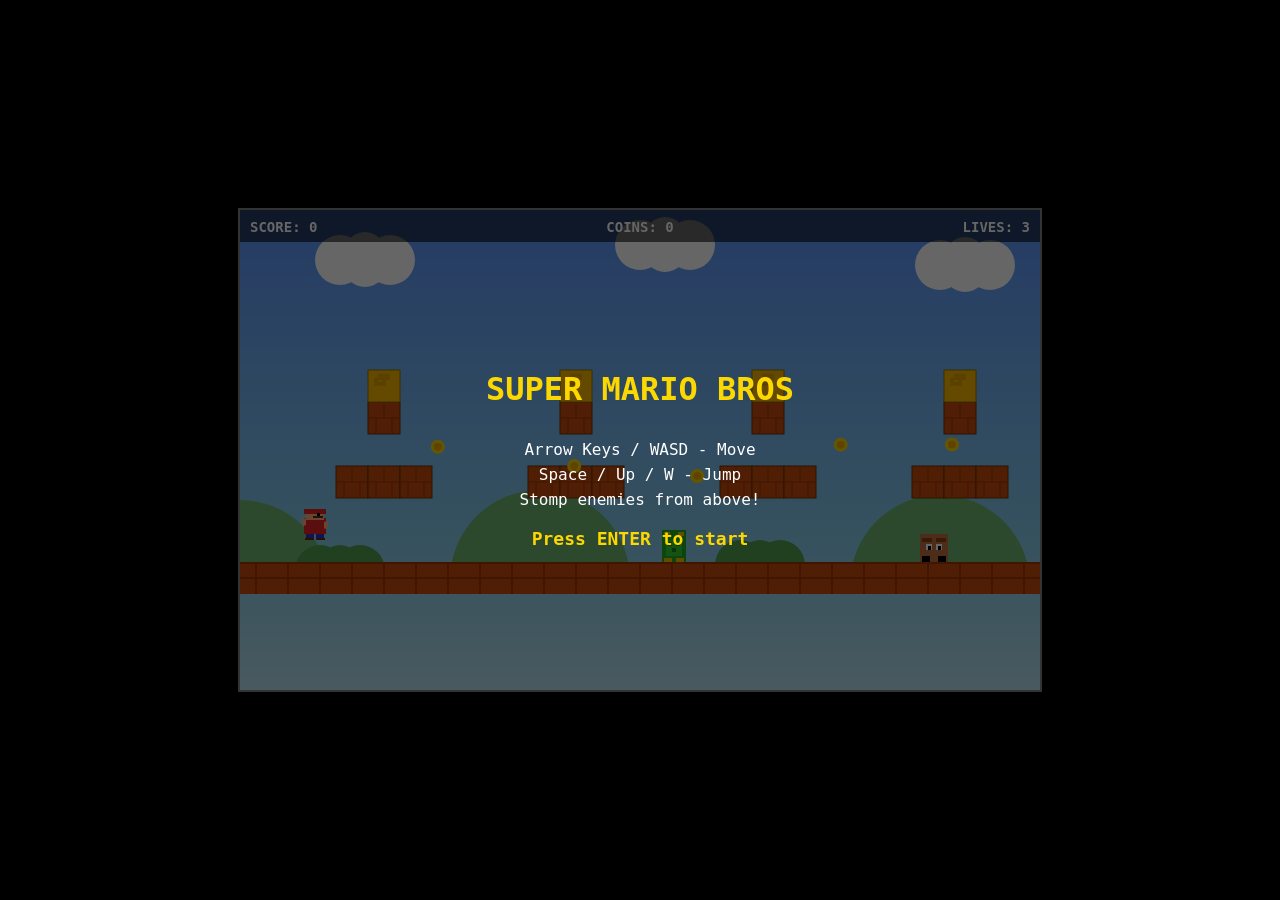
<file: mariobros/index.html>
<!DOCTYPE html>
<html lang="en">
<head>
<meta charset="UTF-8">
<meta name="viewport" content="width=device-width, initial-scale=1.0">
<title>Super Mario Bros</title>
<style>
*{margin:0;padding:0;box-sizing:border-box}
body{background:#000;display:flex;justify-content:center;align-items:center;min-height:100vh;font-family:monospace}
canvas{display:block;image-rendering:pixelated;border:2px solid #333}
</style>
</head>
<body>
<div style="position:relative"><canvas id="g"></canvas></div>
<script>
// ========== Audio ==========
const AC = window.AudioContext || window.webkitAudioContext;
let ac;

function ia(){if(!ac)ac=new AC()}

// Preload WAV sounds
const S = {};
function loadSound(name, url) {
  S[name] = new Audio(url);
  S[name].load();
}
loadSound('coin','sounds/coin.wav');
loadSound('jump','sounds/jump.wav');
loadSound('stomp','sounds/stomp.wav');
loadSound('brick','sounds/brick.wav');
loadSound('bump','sounds/bump.wav');
loadSound('powerup','sounds/powerup.wav');
loadSound('flagpole','sounds/flagpole.wav');
loadSound('clear','sounds/clear.wav');
loadSound('death','sounds/death.wav');
loadSound('gameover','sounds/gameover.wav');

function sfx(name) {
  const a = S[name];
  if (!a) return;
  a.currentTime = 0;
  a.play().catch(()=>{});
}

// Background music (procedural square-wave approximation)
let mt = null, mo = false;

function stM(){
  if(mo)return;mo=true;ia();
  const m = [
    // Super Mario Bros Ground Theme melody
    [659,0.12],[659,0],[659,0.12],[0,0.12],[523,0.12],[659,0.12],[0,0.12],
    [784,0.24],[0,0.24],[392,0.24],
    [523,0.18],[0,0.06],[392,0.18],[0,0.06],[330,0.18],[0,0.06],[440,0.12],
    [494,0.12],[0,0.12],[466,0.06],[440,0.12],[392,0.12],[659,0.12],[784,0.12],
    [880,0.12],[0,0.06],[698,0.12],[784,0.12],[659,0.12],[0,0.06],[523,0.12],[587,0.12],[494,0.12],
    // Bass line
    [262,0.24],[0,0.12],[330,0.12],[349,0.24],[0,0.12],[294,0.12],
    [262,0.24],[0,0.12],[330,0.12],[349,0.24],[0,0.12],[294,0.12],
    [392,0.24],[0,0.12],[330,0.12],[349,0.24],[0,0.24],
    [262,0.24],[0,0.12],[330,0.12],[349,0.24],[0,0.12],[294,0.12],
  ];
  let i = 0;
  function n(){
    if(!mo)return;
    const[f,d] = m[i % m.length];
    if(f) {
      const o = ac.createOscillator(), g = ac.createGain();
      o.type = 'square';
      o.frequency.setValueAtTime(f, ac.currentTime);
      g.gain.setValueAtTime(0.035, ac.currentTime);
      g.gain.exponentialRampToValueAtTime(0.001, ac.currentTime + d * 0.8);
      o.connect(g);
      g.connect(ac.destination);
      o.start();
      o.stop(ac.currentTime + d * 0.8);
    }
    i++;
    mt = setTimeout(n, d * 1000 * 0.9);
  }
  n();
}

function spM(){mo=false;if(mt){clearTimeout(mt);mt=null}}

// ========== Game ==========
const C = document.getElementById('g'), X = C.getContext('2d');
const W = 800, H = 480;
C.width = W; C.height = H;
const T = 32, G = 0.5, FR = 0.85;

// Level: 0=air 1=ground 2=brick 3=question 4=pipe-top 5=pipe-body
const LV = [
  '                                                                      ',
  '                                                                      ',
  '                                                                      ',
  '                                                                      ',
  '                                                                      ',
  '    3     3     3     3           3     3     3     3     3           ',
  '    b     b     b     b           b     b     b     b     b           ',
  '                                                                      ',
  '   222   222   222   222         222   222   222   222   222          ',
  '                            44                                        ',
  '                            55                                        ',
  '11111111111111111111111111    1111111111111111111111111111111111111111',
];

const R = LV.length, C2 = LV[0].length;

const K = {};
onkeydown = e => {
  K[e.code] = 1;
  if (e.code === 'Enter' && (!st || go || wi)) { spM(); rs(); }
  if (['ArrowLeft','ArrowRight','ArrowUp','ArrowDown','Space'].includes(e.code)) e.preventDefault();
};
onkeyup = e => { K[e.code] = 0; };

const P = {x:64,y:300,w:22,h:30,vx:0,vy:0,g:0,f:1,l:3,inv:0,fr:0,ft:0};
let sc = 0, co = 0, cx = 0, go = false, wi = false, st = false;
let En = [], Pa = [], Tx = [];

let Br = [], Qu = [], Pi = [], St = [], Co = [];

function bW(){
  Br=[];Qu=[];Pi=[];St=[];Co=[];En=[];
  for(let r=0;r<R;r++){
    for(let c=0;c<C2;c++){
      const ch = LV[r][c], x = c*T, y = r*T;
      if(ch==='1')Br.push({x,y,w:T,h:T,t:'g'});
      else if(ch==='2'||ch==='b')Br.push({x,y,w:T,h:T,t:'b'});
      else if(ch==='3')Qu.push({x,y,w:T,h:T,u:0});
      else if(ch==='4')Pi.push({x,y,w:T*2,h:T,top:1});
      else if(ch==='5')Pi.push({x,y,w:T*2,h:T,top:0});
    }
  }
  // Staircase at end (10 steps)
  for(let c=0;c<10;c++)
    for(let r=0;r<=c;r++)
      St.push({x:(C2-10+c)*T,y:(11-r)*T,w:T,h:T});
  // Enemies
  [420,680,950,1250,1550].forEach(x=>{
    En.push(Math.random()>0.5
      ?{t:'g',x,y:324,w:28,h:28,vx:-1.5,vy:0,a:1,f:0,ft:0}
      :{t:'k',x,y:320,w:28,h:32,vx:-1.8,vy:0,a:1,f:0,ft:0});
  });
  // Coins
  for(let i=0;i<20;i++)Co.push({x:180+i*125+Math.random()*50,y:180+Math.random()*100,c:0});
}
bW();

function rh(a,b){
  return a.x<b.x+b.w && a.x+a.w>b.x && a.y<b.y+b.h && a.y+a.h>b.y;
}

function gS(){
  const s=[...Br,...Pi,...St];
  Qu.forEach(q=>s.push({x:q.x,y:q.y,w:T,h:T}));
  return s;
}

function col(e,tl){
  e.g=0;
  for(const t of tl){
    if(!rh(e,t))continue;
    const ox = Math.min(e.x+e.w,t.x+t.w)-Math.max(e.x,t.x);
    const oy = Math.min(e.y+e.h,t.y+t.h)-Math.max(e.y,t.y);
    if(ox<oy){
      if(e.vx>0)e.x=t.x-e.w;else e.x=t.x+t.w;
      e.vx=0;
    }else{
      if(e.vy>0){e.y=t.y-e.h;e.vy=0;e.g=1}
      else{e.y=t.y+t.h;e.vy=0}
    }
  }
}

function sP(x,y,cl,n=8){
  for(let i=0;i<n;i++){
    const a=Math.random()*Math.PI*2, s=1+Math.random()*4;
    Pa.push({x,y,vx:Math.cos(a)*s,vy:Math.sin(a)*s-2,lf:40+Math.random()*20,ml:60,cl,sz:2+Math.random()*4});
  }
}

function aT(x,y,t,cl='#fff'){Tx.push({x,y,t,cl,lf:40,ml:40,vy:-2})}

function hB(b){
  if(b.t==='b'){
    sP(b.x+T/2,b.y+T/2,'#c84c0c');
    const i=Br.indexOf(b);if(i>=0)Br.splice(i,1);
    sfx('brick');sc+=10;
  }
}

function hQ(q){
  if(q.u)return;q.u=1;sc+=100;co++;sfx('coin');
  aT(q.x,q.y-20,'100');sP(q.x+T/2,q.y,'#fcb800',12);
}

function ud(){
  if(!st || go || wi) return;
  let mx=0;
  if(K.ArrowLeft||K.KeyA)mx=-1;
  if(K.ArrowRight||K.KeyD)mx=1;
  if(mx)P.f=mx;
  const sp=4;
  if(mx){P.vx+=mx*0.8;if(Math.abs(P.vx)>sp)P.vx=Math.sign(P.vx)*sp}
  else{P.vx*=FR;if(Math.abs(P.vx)<0.1)P.vx=0}
  if((K.ArrowUp||K.Space||K.KeyW)&&P.g){P.vy=-10;P.g=0;sfx('jump')}
  P.vy+=G;if(P.vy>15)P.vy=15;
  if(Math.abs(P.vx)>0.5){P.ft++;if(P.ft>6){P.ft=0;P.fr=(P.fr+1)%4}}
  else{P.fr=0;P.ft=0}
  P.x+=P.vx;const s=gS();col(P,s);
  P.y+=P.vy;col(P,s);
  for(const q of Qu){if(!q.u&&P.vy<0&&rh(P,{x:q.x,y:q.y-4,w:T,h:8}))hQ(q)}
  for(const b of Br){if(b.t==='b'&&P.vy<0&&rh(P,{x:b.x,y:b.y-4,w:T,h:8}))hB(b)}
  cx=Math.max(0,Math.min(P.x-W/3,C2*T-W));
  if(P.y>H+50){di();return}
  if(P.inv>0)P.inv--;
  for(const e of En){
    if(!e.a)continue;
    e.x+=e.vx;e.y+=e.vy;e.vy+=G;col(e,[...Br,...Pi,...St]);
    e.ft++;if(e.ft>10){e.ft=0;e.f=(e.f+1)%2}
    if(e.y>H+100)e.a=0;
    if(P.inv<=0&&rh(P,e)){
      if(P.vy>0&&P.y+P.h-e.y<16){
        P.vy=-8;e.a=0;sP(e.x+e.w/2,e.y+e.h/2,'#e88800',10);
        const p=e.t==='g'?100:200;sc+=p;sfx('stomp');aT(e.x,e.y-10,''+p);
      }else{di();return}
    }
  }
  En=En.filter(e=>e.a);
  for(const c of Co){if(c.c)continue;if(Math.abs(P.x+P.w/2-c.x)<20&&Math.abs(P.y+P.h/2-c.y)<20){c.c=1;co++;sc+=50;sfx('coin');sP(c.x,c.y,'#fcd800',10)}}
  // Flag at top of staircase
  const ffx=(C2-1)*T;
  if(Math.abs(P.x+P.w/2-ffx)<32 && P.y+P.h>2*T-8 && P.y<2*T+5*T){
    wi=true;spM();sfx('clear');sfx('flagpole');
  }
  for(const p of Pa){p.x+=p.vx;p.y+=p.vy;p.vy+=0.1;p.lf--}
  Pa=Pa.filter(p=>p.lf>0);
  for(const t of Tx){t.y+=t.vy;t.lf--}
  Tx=Tx.filter(t=>t.lf>0);
}

function di(){
  if(P.inv>0)return;
  P.l--;
  if(P.l<=0){go=true;spM();sfx('gameover');return}
  spM();sfx('death');P.inv=120;P.x=64;P.y=300;P.vx=0;P.vy=0;
}

function dr(){
  X.clearRect(0,0,W,H);
  const gr=X.createLinearGradient(0,0,0,H);
  gr.addColorStop(0,'#5c94fc');gr.addColorStop(0.7,'#87ceeb');gr.addColorStop(1,'#b8e0f0');
  X.fillStyle=gr;X.fillRect(0,0,W,H);
  // Hills
  X.fillStyle='#70b870';
  [[0,380],[300,370],[700,375],[1100,365],[1600,375]].forEach(([hx,hy])=>{
    const x=hx-cx*0.5;if(x<-120||x>W+120)return;
    X.beginPath();X.arc(x,hy,90,Math.PI,0);X.fill();
  });
  // Bushes
  X.fillStyle='#50a050';
  [[80,360],[500,355],[1000,360],[1400,355],[1900,355]].forEach(([bx,by])=>{
    const x=bx-cx*0.6;if(x<-40||x>W+40)return;
    X.beginPath();X.arc(x,by,25,Math.PI,0);
    X.arc(x+20,by-5,20,Math.PI,0);
    X.arc(x+40,by,25,Math.PI,0);X.fill();
  });
  // Clouds
  X.fillStyle='#fff';
  [[100,50],[400,35],[700,55],[1050,40],[1400,50],[1700,35],[2000,50]].forEach(([hx,hy])=>{
    const x=hx-cx*0.2;if(x<-60||x>W+60)return;
    X.beginPath();
    X.arc(x,hy,25,0,Math.PI*2);
    X.arc(x+25,hy-8,20,0,Math.PI*2);
    X.arc(x+50,hy,25,0,Math.PI*2);
    X.arc(x+25,hy+5,22,0,Math.PI*2);X.fill();
  });
  X.save();
  X.translate(-cx,0);
  // Ground & bricks
  for(const b of Br){
    if(b.x+T<cx-T||b.x>cx+W+T)continue;
    if(b.t==='g'){
      X.fillStyle='#c84c0c';X.fillRect(b.x,b.y,T,T);
      X.fillStyle='#a03800';
      X.fillRect(b.x,b.y,T,2);X.fillRect(b.x,b.y+T/2-1,T,2);
      X.fillRect(b.x+T/2-1,b.y,2,T);
    }else{
      X.fillStyle='#c84c0c';X.fillRect(b.x,b.y,T,T);
      X.strokeStyle='#703000';X.lineWidth=1;X.strokeRect(b.x,b.y,T,T);
      X.strokeStyle='#a03800';X.beginPath();
      X.moveTo(b.x,b.y+T/2);X.lineTo(b.x+T,b.y+T/2);
      X.moveTo(b.x+T/2,b.y);X.lineTo(b.x+T/2,b.y+T/2);
      X.moveTo(b.x+T/4,b.y+T/2);X.lineTo(b.x+T/4,b.y+T);
      X.moveTo(b.x+T*3/4,b.y+T/2);X.lineTo(b.x+T*3/4,b.y+T);
      X.stroke();
    }
  }
  // Steps
  for(const s of St){
    if(s.x+T<cx-T||s.x>cx+W+T)continue;
    X.fillStyle='#c84c0c';X.fillRect(s.x,s.y,T,T);
    X.fillStyle='#a03800';X.fillRect(s.x,s.y,T,2);
    X.strokeStyle='#703000';X.lineWidth=1;X.strokeRect(s.x,s.y,T,T);
  }
  // Pipes
  for(const p of Pi){
    if(p.x+p.w<cx-T||p.x>cx+W+T)continue;
    const i=p.top?0:4;
    X.fillStyle='#20b820';X.fillRect(p.x+i,p.y,p.w-i*2,p.h);
    X.fillStyle='#208020';X.fillRect(p.x+i,p.y,4,p.h);X.fillRect(p.x+p.w-i-4,p.y,4,p.h);
    if(p.top){X.fillStyle='#30d030';X.fillRect(p.x,p.y,p.w,8);
      X.fillStyle='#208020';X.fillRect(p.x,p.y,4,8);X.fillRect(p.x+p.w-4,p.y,4,8);}
  }
  // Question blocks
  for(const q of Qu){
    if(q.x+T<cx-T||q.x>cx+W+T)continue;
    if(q.u){X.fillStyle='#888';X.fillRect(q.x,q.y,T,T);
      X.strokeStyle='#666';X.lineWidth=1;X.strokeRect(q.x,q.y,T,T);continue;}
    const p=Math.sin(Date.now()/200)*4;
    X.fillStyle='#fcb800';X.fillRect(q.x,q.y,T,T);
    X.fillStyle='#e8a000';
    X.fillRect(q.x+6,q.y+6+p,4,8);X.fillRect(q.x+14,q.y+6+p,4,8);
    X.fillRect(q.x+10,q.y+10+p,4,4);X.fillRect(q.x+10,q.y+2+p,12,6);
    X.strokeStyle='#a07000';X.lineWidth=1;X.strokeRect(q.x,q.y,T,T);
  }
  // Floating coins
  for(const c of Co){
    if(c.c)continue;if(c.x<cx-20||c.x>cx+W+20)continue;
    const p=Math.sin(Date.now()/300)*5;
    X.fillStyle='#fcd800';X.beginPath();X.arc(c.x,c.y+p,7,0,Math.PI*2);X.fill();
    X.fillStyle='#f0a800';X.beginPath();X.arc(c.x,c.y+p,4,0,Math.PI*2);X.fill();
  }
  // Enemies
  for(const e of En){
    if(e.x+e.w<cx-50||e.x>cx+W+50)continue;
    if(e.t==='g'){
      X.fillStyle='#c07040';X.fillRect(e.x,e.y,e.w,e.h);
      X.fillStyle='#8b4513';X.fillRect(e.x+2,e.y+4,10,4);X.fillRect(e.x+16,e.y+4,10,4);
      X.fillStyle='#fff';X.fillRect(e.x+6,e.y+10,6,6);X.fillRect(e.x+16,e.y+10,6,6);
      X.fillStyle='#000';X.fillRect(e.x+8,e.y+12,3,4);X.fillRect(e.x+18,e.y+12,3,4);
      const lo=e.f?3:0;X.fillStyle='#000';
      X.fillRect(e.x+2,e.y+e.h-6+lo,8,6);X.fillRect(e.x+18,e.y+e.h-6-lo,8,6);
    }else{
      X.fillStyle='#20b020';X.fillRect(e.x+2,e.y,e.w-4,e.h);
      X.fillStyle='#f0c000';X.fillRect(e.x+4,e.y+2,6,4);X.fillRect(e.x+18,e.y+2,6,4);
      X.fillStyle='#30d030';X.fillRect(e.x+6,e.y+10,16,16);
      X.fillStyle='#208020';X.fillRect(e.x+8,e.y+12,4,4);X.fillRect(e.x+16,e.y+12,4,4);X.fillRect(e.x+12,e.y+18,4,4);
      const lo=e.f?2:0;X.fillStyle='#f0c000';
      X.fillRect(e.x+4,e.y+e.h-4+lo,8,4);X.fillRect(e.x+16,e.y+e.h-4-lo,8,4);
    }
  }
  // Player
  if(!(P.inv>0&&(P.inv>>2)%2===0)){
    X.save();
    if(P.f<0){X.translate(P.x+P.w,P.y);X.scale(-1,1)}else X.translate(P.x,P.y);
    X.fillStyle='#e82020';X.fillRect(0,8,P.w,16);
    X.fillStyle='#ffb080';X.fillRect(2,0,18,10);
    X.fillStyle='#e82020';X.fillRect(0,-1,22,5);
    X.fillStyle='#000';X.fillRect(13,3,3,3);
    X.fillStyle='#5c2e00';X.fillRect(9,6,10,2);
    X.fillStyle='#ffb080';const bs=Math.sin(Date.now()/100)*2;
    X.fillRect(-2,10+bs,4,7);X.fillRect(20,10-bs,4,7);
    X.fillStyle='#3030c0';X.fillRect(2,24,8,6);X.fillRect(12,24,8,6);
    X.fillStyle='#5c2e00';X.fillRect(1,28,8,2);X.fillRect(13,28,8,2);
    X.restore();
  }
  // Flag pole
  const ffx=(C2-1)*T;
  X.fillStyle='#888';X.fillRect(ffx,2*T,4,10*T);
  X.fillStyle='#20b020';X.beginPath();X.arc(ffx+2,2*T,6,0,Math.PI*2);X.fill();
  const wv=Math.sin(Date.now()/300)*3;
  X.fillStyle='#20b020';
  X.beginPath();X.moveTo(ffx+4,2*T+16);
  X.lineTo(ffx+36+wv,2*T+26);X.lineTo(ffx+4,2*T+36);X.fill();
  // Particles
  for(const p of Pa){X.globalAlpha=p.lf/p.ml;X.fillStyle=p.cl;X.fillRect(p.x,p.y,p.sz,p.sz)}
  X.globalAlpha=1;
  // Texts
  for(const t of Tx){X.globalAlpha=t.lf/t.ml;X.fillStyle=t.cl;X.font='bold 12px monospace';X.textAlign='center';X.fillText(t.t,t.x,t.y)}
  X.globalAlpha=1;
  X.restore();
  // HUD
  X.fillStyle='#000';X.globalAlpha=0.6;X.fillRect(0,0,W,32);X.globalAlpha=1;
  X.fillStyle='#fff';X.font='bold 14px monospace';
  X.textAlign='left';X.fillText('SCORE: '+sc,10,22);
  X.textAlign='center';X.fillText('COINS: '+co,W/2,22);
  X.textAlign='right';X.fillText('LIVES: '+P.l,W-10,22);
  // Overlays
  if(go){
    X.fillStyle='rgba(0,0,0,0.7)';X.fillRect(0,0,W,H);
    X.fillStyle='#ff4444';X.font='bold 48px monospace';X.textAlign='center';X.fillText('GAME OVER',W/2,H/2-20);
    X.fillStyle='#fff';X.font='18px monospace';X.fillText('Press ENTER to restart',W/2,H/2+40);
  }
  if(wi){
    X.fillStyle='rgba(0,0,0,0.5)';X.fillRect(0,0,W,H);
    X.fillStyle='#fcd800';X.font='bold 48px monospace';X.textAlign='center';X.fillText('YOU WIN!',W/2,H/2-20);
    X.fillStyle='#fff';X.font='18px monospace';
    X.fillText('Score: '+sc+'  Coins: '+co,W/2,H/2+20);
    X.fillText('Press ENTER to play again',W/2,H/2+60);
  }
  if(!st){
    X.fillStyle='rgba(0,0,0,0.6)';X.fillRect(0,0,W,H);
    X.fillStyle='#fcd800';X.font='bold 32px monospace';X.textAlign='center';X.fillText('SUPER MARIO BROS',W/2,H/2-50);
    X.fillStyle='#fff';X.font='16px monospace';
    X.fillText('Arrow Keys / WASD - Move',W/2,H/2+5);
    X.fillText('Space / Up / W - Jump',W/2,H/2+30);
    X.fillText('Stomp enemies from above!',W/2,H/2+55);
    X.fillStyle='#fcd800';X.font='bold 18px monospace';X.fillText('Press ENTER to start',W/2,H/2+95);
  }
}

function lp(){ud();dr();requestAnimationFrame(lp)}

function rs(){
  st=true;go=false;wi=false;P.l=3;P.x=64;P.y=300;P.vx=0;P.vy=0;P.inv=0;
  sc=0;co=0;cx=0;Pa=[];Tx=[];bW();ia();stM();
}

lp();
</script>
</body>
</html>
</file>
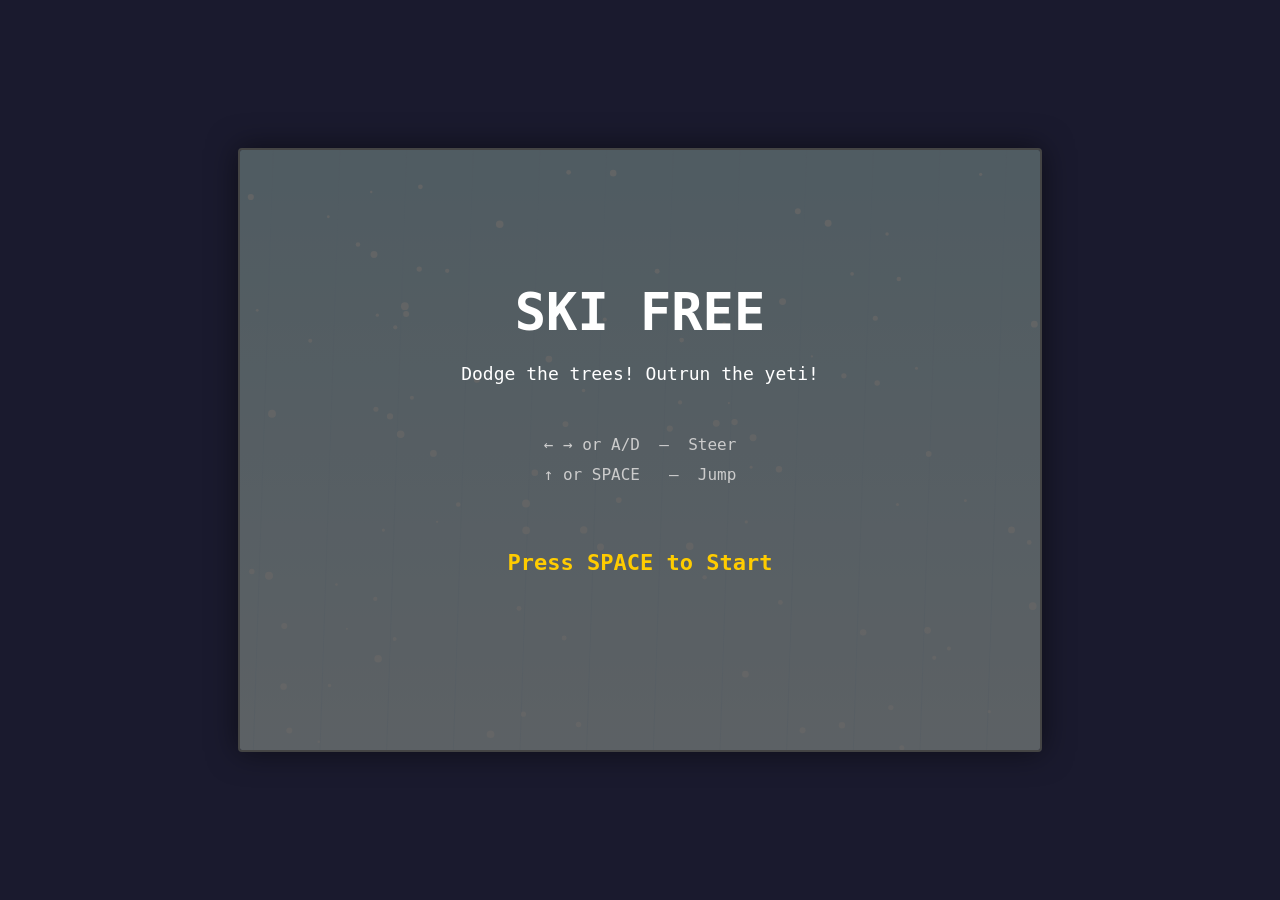
<file: skifree/index.html>
<!DOCTYPE html>
<html lang="en">
<head>
  <meta charset="UTF-8">
  <meta name="viewport" content="width=device-width, initial-scale=1.0">
  <title>SkiFree</title>
  <link rel="stylesheet" href="css/style.css">
</head>
<body>
  <div id="game-container">
    <canvas id="game-canvas"></canvas>
  </div>
  <script type="module" src="js/main.js"></script>
</body>
</html>
</file>
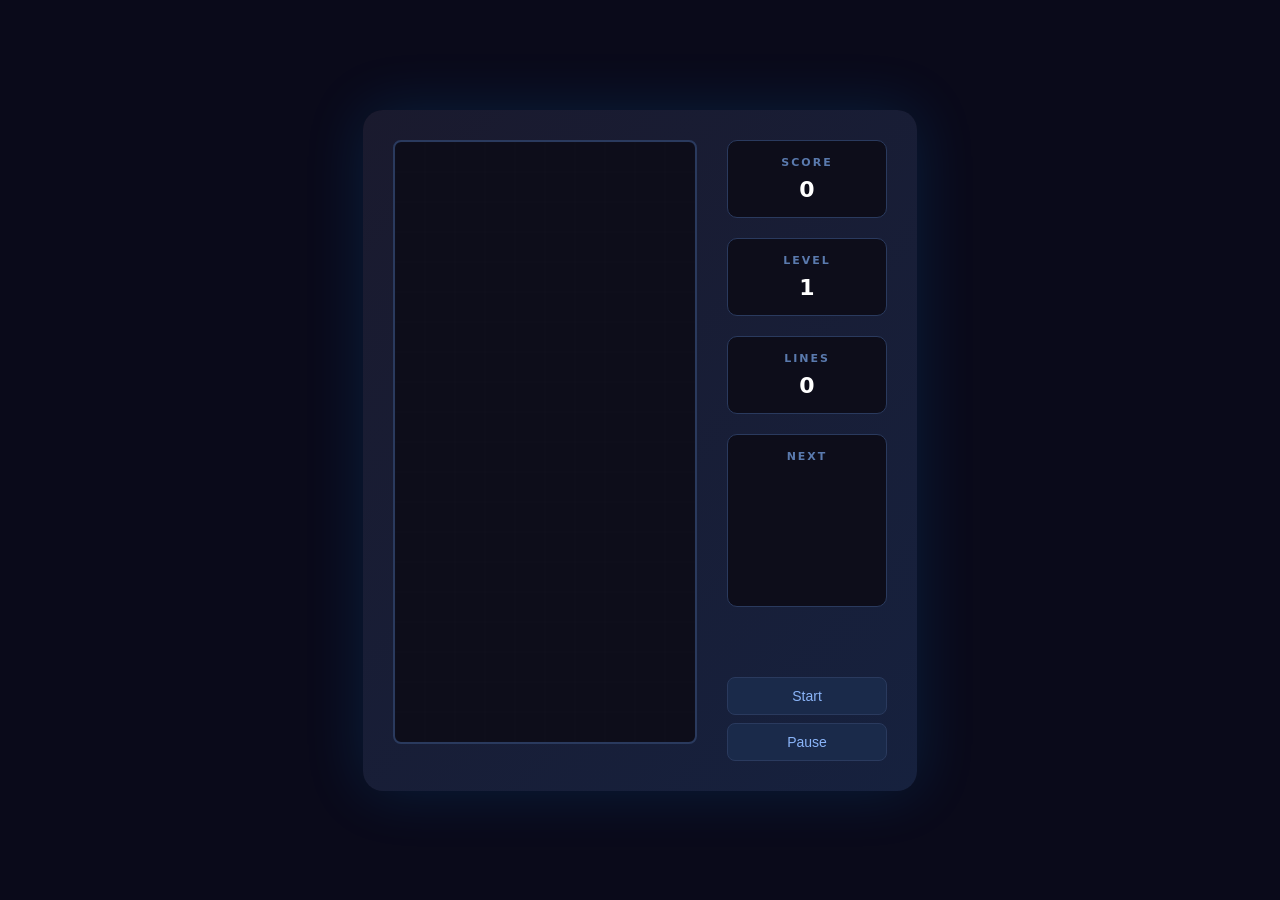
<file: tetris/index.html>
<!DOCTYPE html>
<html lang="en">
<head>
<meta charset="UTF-8">
<meta name="viewport" content="width=device-width, initial-scale=1.0">
<title>Tetris</title>
<style>
  * { margin: 0; padding: 0; box-sizing: border-box; }
  body {
    background: #0a0a1a;
    display: flex;
    justify-content: center;
    align-items: center;
    min-height: 100vh;
    font-family: 'Segoe UI', system-ui, sans-serif;
    user-select: none;
  }
  .game-wrapper {
    background: linear-gradient(135deg, #1a1a2e, #16213e);
    padding: 30px;
    border-radius: 20px;
    box-shadow: 0 0 60px rgba(0, 150, 255, 0.15);
    display: flex;
    gap: 30px;
    align-items: flex-start;
  }
  .play-area {
    text-align: center;
  }
  canvas#board {
    display: block;
    border: 2px solid #2a3a5e;
    border-radius: 8px;
    background: #0d0d1a;
  }
  .info-panel {
    display: flex;
    flex-direction: column;
    gap: 20px;
    min-width: 160px;
  }
  .info-box {
    background: #0d0d1a;
    border: 1px solid #2a3a5e;
    border-radius: 10px;
    padding: 15px;
    text-align: center;
  }
  .info-box h3 {
    color: #5a7aae;
    font-size: 11px;
    text-transform: uppercase;
    letter-spacing: 2px;
    margin-bottom: 8px;
  }
  .info-box .value {
    color: #fff;
    font-size: 22px;
    font-weight: 700;
    font-variant-numeric: tabular-nums;
  }
  canvas#next {
    display: block;
    margin: 0 auto;
  }
  .controls {
    display: flex;
    flex-direction: column;
    gap: 8px;
    margin-top: 10px;
  }
  .controls button {
    background: #1a2a4a;
    border: 1px solid #2a3a5e;
    color: #8ab4f8;
    padding: 10px;
    border-radius: 8px;
    cursor: pointer;
    font-size: 14px;
    transition: all 0.15s;
  }
  .controls button:hover { background: #2a3a5e; color: #fff; }
  .controls button:active { transform: scale(0.96); }
  #status {
    color: #ff6b6b;
    font-size: 14px;
    font-weight: 600;
    min-height: 20px;
  }
  @media (max-width: 600px) {
    .game-wrapper { flex-direction: column; align-items: center; padding: 15px; gap: 15px; }
    .info-panel { flex-direction: row; flex-wrap: wrap; justify-content: center; min-width: auto; }
    .info-box { padding: 10px 15px; }
    .info-box .value { font-size: 18px; }
  }
</style>
</head>
<body>

<div class="game-wrapper">
  <div class="play-area">
    <canvas id="board" width="300" height="600"></canvas>
  </div>
  <div class="info-panel">
    <div class="info-box">
      <h3>Score</h3>
      <div class="value" id="score">0</div>
    </div>
    <div class="info-box">
      <h3>Level</h3>
      <div class="value" id="level">1</div>
    </div>
    <div class="info-box">
      <h3>Lines</h3>
      <div class="value" id="lines">0</div>
    </div>
    <div class="info-box">
      <h3>Next</h3>
      <canvas id="next" width="120" height="120"></canvas>
    </div>
    <div id="status"></div>
    <div class="controls">
      <button id="btnStart">Start</button>
      <button id="btnPause" disabled>Pause</button>
    </div>
  </div>
</div>

<script>
// ----- Audio Engine -----
const AudioCtx = window.AudioContext || window.webkitAudioContext;
let audioCtx;
let musicGain;
let musicPlaying = false;
let musicTimeout = null;
const SONG_NOTES = [
  // Simple bass loop
  [130.81, 0, 0.6], [146.83, 0.6, 0.6], [164.81, 1.2, 0.6], [174.61, 1.8, 0.3],
  [164.81, 2.1, 0.3], [146.83, 2.4, 0.6], [130.81, 3.0, 0.6], [110.00, 3.6, 0.6],
  [130.81, 4.2, 0.6], [146.83, 4.8, 0.6], [164.81, 5.4, 0.6], [196.00, 6.0, 0.3],
  [174.61, 6.3, 0.3], [164.81, 6.6, 0.6], [146.83, 7.2, 1.2],
  // Arpeggios
  [261.63, 0, 0.2], [329.63, 0.2, 0.2], [392.00, 0.4, 0.2], [329.63, 0.6, 0.2],
  [293.66, 0.8, 0.2], [369.99, 1.0, 0.2], [440.00, 1.2, 0.2], [369.99, 1.4, 0.2],
  [329.63, 1.6, 0.2], [415.30, 1.8, 0.2], [493.88, 2.0, 0.2], [415.30, 2.2, 0.2],
  [261.63, 2.4, 0.2], [329.63, 2.6, 0.2], [392.00, 2.8, 0.2], [329.63, 3.0, 0.2],
  [293.66, 3.2, 0.2], [369.99, 3.4, 0.2], [440.00, 3.6, 0.2], [369.99, 3.8, 0.2],
  [329.63, 4.0, 0.2], [415.30, 4.2, 0.2], [493.88, 4.4, 0.2], [415.30, 4.6, 0.2],
  [261.63, 4.8, 0.2], [329.63, 5.0, 0.2], [392.00, 5.2, 0.2], [329.63, 5.4, 0.2],
  [293.66, 5.6, 0.2], [369.99, 5.8, 0.2], [440.00, 6.0, 0.2], [369.99, 6.2, 0.2],
  [329.63, 6.4, 0.2], [415.30, 6.6, 0.2], [523.25, 6.8, 0.4], [493.88, 7.2, 0.4],
];

function initAudio() {
  if (!audioCtx) {
    audioCtx = new AudioCtx();
    musicGain = audioCtx.createGain();
    musicGain.gain.value = 0.08;
    musicGain.connect(audioCtx.destination);
  }
}

function playNote(freq, startTime, duration, gainNode) {
  const osc = audioCtx.createOscillator();
  const env = audioCtx.createGain();
  osc.type = 'triangle';
  osc.frequency.value = freq;
  env.gain.setValueAtTime(0, startTime);
  env.gain.linearRampToValueAtTime(0.4, startTime + 0.02);
  env.gain.linearRampToValueAtTime(0, startTime + duration);
  osc.connect(env);
  env.connect(gainNode || musicGain);
  osc.start(startTime);
  osc.stop(startTime + duration);
}

function scheduleMusic() {
  if (musicTimeout) clearTimeout(musicTimeout);
  if (!musicPlaying) return;
  const now = audioCtx.currentTime;
  const loopLen = 8;
  for (let i = 0; i < SONG_NOTES.length; i++) {
    const [freq, t, dur] = SONG_NOTES[i];
    playNote(freq, now + (t % loopLen), dur);
  }
  musicTimeout = setTimeout(() => scheduleMusic(), loopLen * 1000);
}

function startMusic() {
  initAudio();
  if (musicPlaying) return;
  musicPlaying = true;
  scheduleMusic();
}

function stopMusic() {
  musicPlaying = false;
  if (musicTimeout) { clearTimeout(musicTimeout); musicTimeout = null; }
}

function playClear(rowCount) {
  initAudio();
  const freq = rowCount >= 4 ? 523.25 : 392.00;
  playNote(freq, audioCtx.currentTime, 0.15);
}

function playGameOver() {
  initAudio();
  const now = audioCtx.currentTime;
  playNote(392, now, 0.2);
  playNote(349.23, now + 0.2, 0.2);
  playNote(329.63, now + 0.4, 0.2);
  playNote(261.63, now + 0.6, 0.4);
}

// ----- Tetris Game -----
const COLS = 10;
const ROWS = 20;
const BLOCK_SIZE = 30;
const PIECES = [
  { shape: [[1,1,1,1]], color: '#00f0f0' },  // I
  { shape: [[1,1],[1,1]], color: '#f0f000' }, // O
  { shape: [[0,1,0],[1,1,1]], color: '#a000f0' }, // T
  { shape: [[0,1,1],[1,1,0]], color: '#00f000' }, // S
  { shape: [[1,1,0],[0,1,1]], color: '#f00000' }, // Z
  { shape: [[1,0,0],[1,1,1]], color: '#0000f0' }, // J
  { shape: [[0,0,1],[1,1,1]], color: '#f0a000' }, // L
];

const board = document.getElementById('board');
const ctx = board.getContext('2d');
const nextCanvas = document.getElementById('next');
const nextCtx = nextCanvas.getContext('2d');

const scoreEl = document.getElementById('score');
const levelEl = document.getElementById('level');
const linesEl = document.getElementById('lines');
const statusEl = document.getElementById('status');
const btnStart = document.getElementById('btnStart');
const btnPause = document.getElementById('btnPause');

let grid = [];
let currentPiece = null;
let nextPiece = null;
let score = 0;
let level = 1;
let lines = 0;
let gameOver = false;
let paused = false;
let running = false;
let dropTimer = null;

function createGrid() {
  grid = Array.from({ length: ROWS }, () => Array(COLS).fill(0));
}

function randomPiece() {
  const idx = Math.floor(Math.random() * PIECES.length);
  const p = PIECES[idx];
  return {
    shape: p.shape.map(row => [...row]),
    color: p.color,
    x: Math.floor((COLS - p.shape[0].length) / 2),
    y: 0,
  };
}

function rotateShape(shape) {
  const h = shape.length, w = shape[0].length;
  const result = Array.from({ length: w }, () => Array(h).fill(0));
  for (let r = 0; r < h; r++)
    for (let c = 0; c < w; c++)
      result[c][h - 1 - r] = shape[r][c];
  return result;
}

function collides(shape, offX, offY) {
  for (let r = 0; r < shape.length; r++)
    for (let c = 0; c < shape[0].length; c++)
      if (shape[r][c]) {
        const x = offX + c, y = offY + r;
        if (x < 0 || x >= COLS || y >= ROWS) return true;
        if (y >= 0 && grid[y][x]) return true;
      }
  return false;
}

function lockPiece() {
  const { shape, color, x, y } = currentPiece;
  for (let r = 0; r < shape.length; r++)
    for (let c = 0; c < shape[0].length; c++)
      if (shape[r][c] && y + r >= 0)
        grid[y + r][x + c] = color;
  clearLines();
  spawnPiece();
}

function clearLines() {
  let cleared = 0;
  for (let r = ROWS - 1; r >= 0; r--) {
    if (grid[r].every(cell => cell !== 0)) {
      grid.splice(r, 1);
      grid.unshift(Array(COLS).fill(0));
      cleared++;
      r++; // re-check same row
    }
  }
  if (cleared > 0) {
    const points = [0, 100, 300, 500, 800];
    score += (points[cleared] || 800) * level;
    lines += cleared;
    level = Math.floor(lines / 10) + 1;
    scoreEl.textContent = score;
    levelEl.textContent = level;
    linesEl.textContent = lines;
    playClear(cleared);
  }
}

function spawnPiece() {
  currentPiece = nextPiece || randomPiece();
  currentPiece.x = Math.floor((COLS - currentPiece.shape[0].length) / 2);
  currentPiece.y = 0;
  nextPiece = randomPiece();
  drawNext();
  if (collides(currentPiece.shape, currentPiece.x, currentPiece.y)) {
    gameOver = true;
    running = false;
    stopMusic();
    playGameOver();
    statusEl.textContent = 'Game Over';
    if (dropTimer) { clearInterval(dropTimer); dropTimer = null; }
  }
}

function movePiece(dx, dy) {
  if (!currentPiece || !running || paused) return false;
  if (!collides(currentPiece.shape, currentPiece.x + dx, currentPiece.y + dy)) {
    currentPiece.x += dx;
    currentPiece.y += dy;
    draw();
    return true;
  }
  if (dy === 1) { lockPiece(); draw(); }
  return false;
}

function rotatePiece() {
  if (!currentPiece || !running || paused) return;
  const shape = rotateShape(currentPiece.shape);
  if (!collides(shape, currentPiece.x, currentPiece.y)) {
    currentPiece.shape = shape;
    draw();
    return;
  }
  // wall kick: try shifting left/right
  for (const off of [-1, 1, -2, 2]) {
    if (!collides(shape, currentPiece.x + off, currentPiece.y)) {
      currentPiece.shape = shape;
      currentPiece.x += off;
      draw();
      return;
    }
  }
}

function hardDrop() {
  if (!currentPiece || !running || paused) return;
  while (!collides(currentPiece.shape, currentPiece.x, currentPiece.y + 1))
    currentPiece.y++;
  lockPiece();
  draw();
}

function draw() {
  ctx.clearRect(0, 0, 300, 600);
  // grid
  for (let r = 0; r < ROWS; r++)
    for (let c = 0; c < COLS; c++)
      if (grid[r][c]) drawBlock(ctx, c, r, grid[r][c]);
  // ghost
  if (currentPiece && running) {
    let gy = currentPiece.y;
    while (!collides(currentPiece.shape, currentPiece.x, gy + 1)) gy++;
    const { shape, color, x } = currentPiece;
    for (let r = 0; r < shape.length; r++)
      for (let c = 0; c < shape[0].length; c++)
        if (shape[r][c]) drawGhost(ctx, x + c, gy + r, color);
  }
  // current
  if (currentPiece) {
    const { shape, color, x, y } = currentPiece;
    for (let r = 0; r < shape.length; r++)
      for (let c = 0; c < shape[0].length; c++)
        if (shape[r][c]) drawBlock(ctx, x + c, y + r, color);
  }
  // grid lines
  ctx.strokeStyle = 'rgba(255,255,255,0.03)';
  ctx.lineWidth = 0.5;
  for (let r = 0; r <= ROWS; r++) {
    ctx.beginPath(); ctx.moveTo(0, r * BLOCK_SIZE); ctx.lineTo(300, r * BLOCK_SIZE); ctx.stroke();
  }
  for (let c = 0; c <= COLS; c++) {
    ctx.beginPath(); ctx.moveTo(c * BLOCK_SIZE, 0); ctx.lineTo(c * BLOCK_SIZE, 600); ctx.stroke();
  }
}

function drawBlock(c, x, y, color) {
  const px = x * BLOCK_SIZE, py = y * BLOCK_SIZE;
  c.fillStyle = color;
  c.fillRect(px + 1, py + 1, BLOCK_SIZE - 2, BLOCK_SIZE - 2);
  // highlight
  c.fillStyle = 'rgba(255,255,255,0.2)';
  c.fillRect(px + 1, py + 1, BLOCK_SIZE - 2, 4);
  c.fillRect(px + 1, py + 1, 4, BLOCK_SIZE - 2);
  // shadow
  c.fillStyle = 'rgba(0,0,0,0.2)';
  c.fillRect(px + BLOCK_SIZE - 5, py + 1, 4, BLOCK_SIZE - 2);
  c.fillRect(px + 1, py + BLOCK_SIZE - 5, BLOCK_SIZE - 2, 4);
}

function drawGhost(c, x, y, color) {
  const px = x * BLOCK_SIZE, py = y * BLOCK_SIZE;
  c.strokeStyle = color;
  c.lineWidth = 1.5;
  c.globalAlpha = 0.3;
  c.strokeRect(px + 1.5, py + 1.5, BLOCK_SIZE - 3, BLOCK_SIZE - 3);
  c.globalAlpha = 1;
}

function drawNext() {
  nextCtx.clearRect(0, 0, 120, 120);
  if (!nextPiece) return;
  const s = nextPiece.shape;
  const bw = 25;
  const ox = (120 - s[0].length * bw) / 2;
  const oy = (120 - s.length * bw) / 2;
  for (let r = 0; r < s.length; r++)
    for (let c = 0; c < s[0].length; c++)
      if (s[r][c]) {
        const px = ox + c * bw, py = oy + r * bw;
        nextCtx.fillStyle = nextPiece.color;
        nextCtx.fillRect(px + 1, py + 1, bw - 2, bw - 2);
        nextCtx.fillStyle = 'rgba(255,255,255,0.2)';
        nextCtx.fillRect(px + 1, py + 1, bw - 2, 3);
        nextCtx.fillRect(px + 1, py + 1, 3, bw - 2);
      }
}

function getSpeed() {
  return Math.max(50, 800 - (level - 1) * 60);
}

function startDrop() {
  if (dropTimer) clearInterval(dropTimer);
  dropTimer = setInterval(() => {
    if (running && !paused && !gameOver) movePiece(0, 1);
  }, getSpeed());
}

function startGame() {
  createGrid();
  score = 0; level = 1; lines = 0; gameOver = false; paused = false; running = true;
  scoreEl.textContent = '0'; levelEl.textContent = '1'; linesEl.textContent = '0';
  statusEl.textContent = '';
  nextPiece = randomPiece();
  spawnPiece();
  draw();
  startMusic();
  startDrop();
  btnStart.textContent = 'Restart';
  btnPause.disabled = false;
  btnPause.textContent = 'Pause';
}

function togglePause() {
  if (!running || gameOver) return;
  paused = !paused;
  btnPause.textContent = paused ? 'Resume' : 'Pause';
  statusEl.textContent = paused ? 'Paused' : '';
  if (!paused) draw();
}

// Input
document.addEventListener('keydown', e => {
  if (e.repeat && (e.key === 'ArrowDown' || e.key === 'ArrowUp')) return;
  switch (e.key) {
    case 'ArrowLeft':  e.preventDefault(); movePiece(-1, 0); break;
    case 'ArrowRight': e.preventDefault(); movePiece(1, 0); break;
    case 'ArrowDown':  e.preventDefault(); movePiece(0, 1); break;
    case 'ArrowUp':    e.preventDefault(); rotatePiece(); break;
    case ' ':          e.preventDefault(); hardDrop(); break;
    case 'p':
    case 'P':          togglePause(); break;
  }
});

// Touch controls
let touchStartX = 0, touchStartY = 0, touchStartTime = 0;
board.addEventListener('touchstart', e => {
  const t = e.touches[0];
  touchStartX = t.clientX;
  touchStartY = t.clientY;
  touchStartTime = Date.now();
}, { passive: true });
board.addEventListener('touchmove', e => e.preventDefault(), { passive: false });
board.addEventListener('touchend', e => {
  if (!touchStartX) return;
  const t = e.changedTouches[0];
  const dx = t.clientX - touchStartX;
  const dy = t.clientY - touchStartY;
  const adx = Math.abs(dx), ady = Math.abs(dy);
  if (adx < 10 && ady < 10 && Date.now() - touchStartTime < 200) { rotatePiece(); }
  else if (adx > ady) { movePiece(dx > 0 ? 1 : -1, 0); }
  else if (dy > 0) { hardDrop(); }
  touchStartX = 0;
}, { passive: true });

btnStart.addEventListener('click', startGame);
btnPause.addEventListener('click', togglePause);

// Initial draw
createGrid();
draw();
drawNext();
</script>
</body>
</html>
</file>
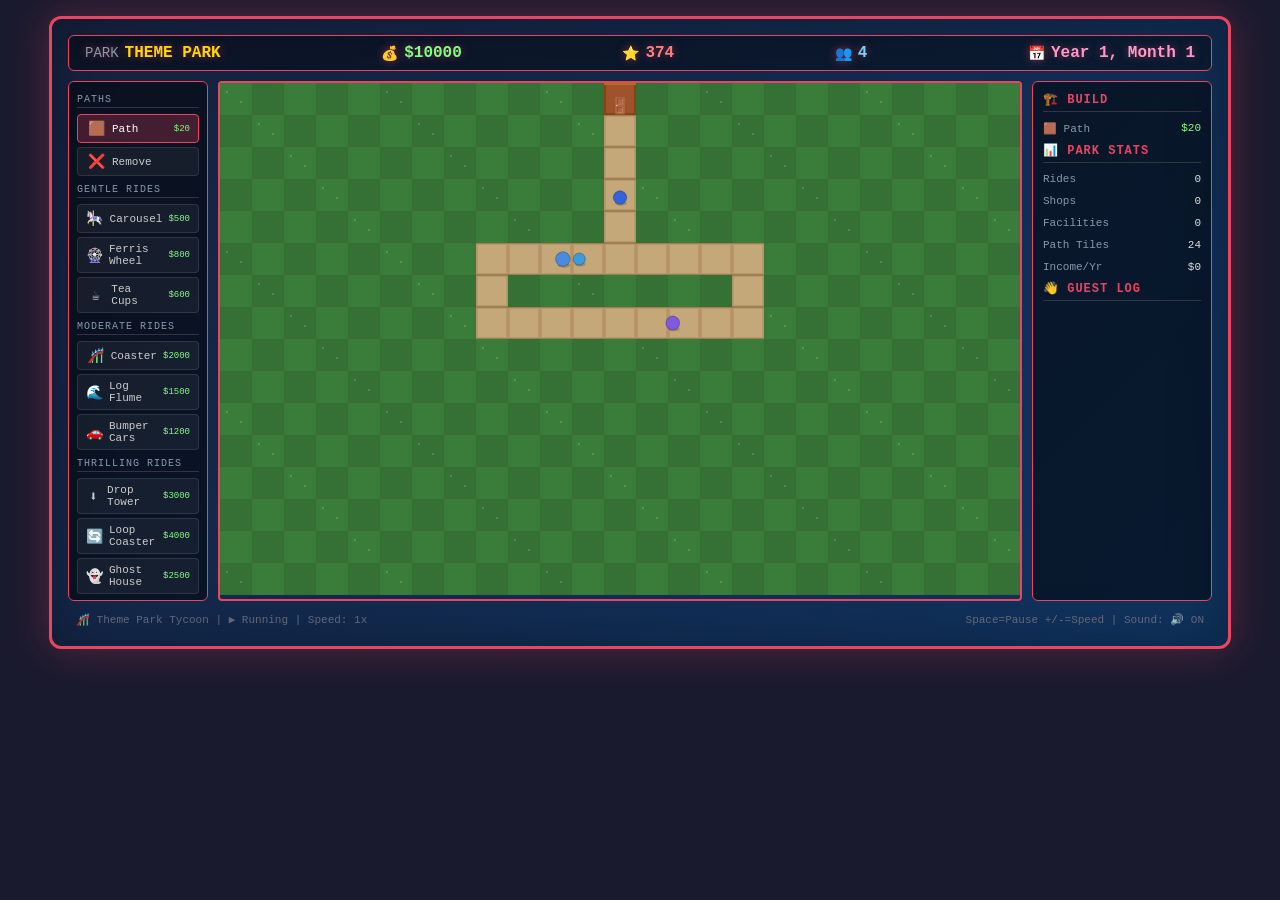
<file: themepark/index.html>
<!DOCTYPE html>
<html lang="en">
<head>
<meta charset="UTF-8">
<meta name="viewport" content="width=device-width, initial-scale=1.0">
<title>Theme Park</title>
<style>
* { margin: 0; padding: 0; box-sizing: border-box; }
body {
  background: #1a1a2e;
  font-family: 'Courier New', monospace;
  display: flex;
  justify-content: center;
  align-items: flex-start;
  min-height: 100vh;
  padding: 16px;
  user-select: none;
  overflow: auto;
}
#game-wrapper {
  background: linear-gradient(135deg, #16213e 0%, #0f3460 100%);
  border: 3px solid #e94560;
  border-radius: 12px;
  padding: 16px;
  box-shadow: 0 0 40px rgba(233,69,96,0.3), inset 0 0 60px rgba(0,0,0,0.3);
}
#top-bar {
  display: flex;
  justify-content: space-between;
  align-items: center;
  background: rgba(0,0,0,0.4);
  border: 1px solid #e94560;
  border-radius: 6px;
  padding: 8px 16px;
  margin-bottom: 10px;
  color: #fff;
  font-size: 14px;
  text-shadow: 0 0 8px rgba(233,69,96,0.5);
}
#top-bar .stat { display: flex; align-items: center; gap: 6px; }
#top-bar .stat .label { color: #8899aa; }
#top-bar .stat .value { color: #ffd700; font-weight: bold; font-size: 16px; }
#top-bar .stat .value.money { color: #7fff7f; }
#top-bar .stat .value.rating { color: #ffd700; }
#top-bar .stat .value.guests { color: #7fcfff; }
#top-bar .stat .value.year { color: #ff99cc; }
#game-container {
  display: flex;
  gap: 10px;
}
#toolbar {
  width: 140px;
  max-height: 520px;
  background: rgba(0,0,0,0.5);
  border: 1px solid #e94560;
  border-radius: 6px;
  padding: 8px;
  display: flex;
  flex-direction: column;
  gap: 4px;
  overflow-y: auto;
}
#toolbar .tool-group-label {
  color: #8899aa;
  font-size: 10px;
  text-transform: uppercase;
  letter-spacing: 1px;
  margin: 4px 0 2px 0;
  border-bottom: 1px solid #334;
  padding-bottom: 2px;
}
.tool-btn {
  display: flex;
  align-items: center;
  gap: 6px;
  padding: 5px 8px;
  background: rgba(255,255,255,0.05);
  border: 1px solid rgba(255,255,255,0.1);
  border-radius: 4px;
  color: #ccc;
  cursor: pointer;
  font-family: inherit;
  font-size: 11px;
  transition: all 0.15s;
  text-align: left;
}
.tool-btn:hover { background: rgba(255,255,255,0.12); border-color: rgba(233,69,96,0.4); }
.tool-btn.selected { background: rgba(233,69,96,0.25); border-color: #e94560; color: #fff; }
.tool-btn .icon { font-size: 14px; width: 20px; text-align: center; }
.tool-btn .cost { color: #7fff7f; font-size: 9px; margin-left: auto; }
#canvas-wrap {
  position: relative;
  border: 2px solid #e94560;
  border-radius: 4px;
  line-height: 0;
}
#gameCanvas {
  display: block;
  cursor: pointer;
}
#info-panel {
  width: 180px;
  background: rgba(0,0,0,0.5);
  border: 1px solid #e94560;
  border-radius: 6px;
  padding: 10px;
  color: #ccc;
  font-size: 11px;
  display: flex;
  flex-direction: column;
  gap: 6px;
  overflow-y: auto;
  max-height: 520px;
}
#info-panel h3 {
  color: #e94560;
  font-size: 12px;
  text-transform: uppercase;
  letter-spacing: 1px;
  border-bottom: 1px solid #334;
  padding-bottom: 4px;
  margin-bottom: 2px;
}
.info-row {
  display: flex;
  justify-content: space-between;
  padding: 2px 0;
}
.info-row .label { color: #8899aa; }
.info-row .value { color: #ddd; }
#guest-log {
  max-height: 200px;
  overflow-y: auto;
  font-size: 10px;
  line-height: 1.6;
}
.guest-entry { color: #8af; padding: 1px 0; border-bottom: 1px solid rgba(255,255,255,0.03); }
.guest-entry .happy { color: #7f7; }
.guest-entry .sad { color: #f77; }
#bottom-bar {
  display: flex;
  justify-content: space-between;
  align-items: center;
  margin-top: 8px;
  color: #667;
  font-size: 11px;
  padding: 4px 8px;
}
#bottom-bar a { color: #e94560; text-decoration: none; }
#bottom-bar a:hover { text-decoration: underline; }
</style>
</head>
<body>
<div id="game-wrapper">
  <div id="top-bar">
    <div class="stat"><span class="label">PARK</span><span class="value" id="parkName">THEME PARK</span></div>
    <div class="stat"><span class="label">💰</span><span class="value money" id="moneyDisplay">$10,000</span></div>
    <div class="stat"><span class="label">⭐</span><span class="value rating" id="ratingDisplay">500</span></div>
    <div class="stat"><span class="label">👥</span><span class="value guests" id="guestsDisplay">0</span></div>
    <div class="stat"><span class="label">📅</span><span class="value year" id="yearDisplay">Year 1, Month 1</span></div>
  </div>
  <div id="game-container">
    <div id="toolbar"></div>
    <div id="canvas-wrap">
      <canvas id="gameCanvas" width="800" height="512"></canvas>
    </div>
    <div id="info-panel">
      <h3>🏗️ Build</h3>
      <div id="build-info">Select a tool to build</div>
      <h3>📊 Park Stats</h3>
      <div class="info-row"><span class="label">Rides</span><span class="value" id="rideCount">0</span></div>
      <div class="info-row"><span class="label">Shops</span><span class="value" id="shopCount">0</span></div>
      <div class="info-row"><span class="label">Facilities</span><span class="value" id="facilityCount">0</span></div>
      <div class="info-row"><span class="label">Path Tiles</span><span class="value" id="pathCount">0</span></div>
      <div class="info-row"><span class="label">Income/Yr</span><span class="value" id="incomeDisplay">$0</span></div>
      <h3>👋 Guest Log</h3>
      <div id="guest-log"></div>
    </div>
  </div>
  <div id="bottom-bar">
    <span>🎢 Theme Park Tycoon | <span id="pauseIndicator">▶ Running</span> | Speed: <span id="speedIndicator">1x</span></span>
    <span>Space=Pause +/-=Speed | Sound: <span id="soundIndicator">🔊 ON</span></span>
  </div>
</div>

<script>
// ============================================================
// CONFIGURATION
// ============================================================
const CFG = {
  TILE_SIZE: 32,
  GRID_W: 25,
  GRID_H: 16,
  GUEST_SPEED: 38,
  GUEST_SPAWN_INTERVAL: 3000,
  TICK_INTERVAL: 50,
  MONEY_START: 10000,
  RIDE_INCOME_INTERVAL: 2000,
  SHOP_INCOME_INTERVAL: 1500,
};

const canvas = document.getElementById('gameCanvas');
const ctx = canvas.getContext('2d');

// ============================================================
// TILE TYPES
// ============================================================
const T = {
  GRASS: 0, PATH: 1, ENTRANCE: 2,
  CAROUSEL: 10, FERRIS_WHEEL: 11, TEA_CUPS: 12,
  ROLLER_COASTER: 13, LOG_FLUME: 14, BUMPER_CARS: 15,
  DROP_TOWER: 16, LOOP_COASTER: 17, GHOST_HOUSE: 18,
  BURGER_SHOP: 20, DRINK_STALL: 21, ICE_CREAM: 22, SOUVENIR: 23,
  TOILET: 30, BENCH: 31, BIN: 32,
  TREE: 40, FLOWER: 41, LAMP: 42,
};

const RIDE_DATA = {
  [T.CAROUSEL]:      { name: 'Carousel',     cat:'gentle',  cost:500,  income:8,   color:'#ff69b4', icon:'🎠', w:2, h:2, desc:'Gentle spinning ride' },
  [T.FERRIS_WHEEL]:  { name: 'Ferris Wheel', cat:'gentle',  cost:800,  income:12,  color:'#ff6347', icon:'🎡', w:2, h:2, desc:'Scenic wheel ride' },
  [T.TEA_CUPS]:      { name: 'Tea Cups',     cat:'gentle',  cost:600,  income:9,   color:'#ffd700', icon:'☕', w:2, h:2, desc:'Spinning cups ride' },
  [T.ROLLER_COASTER]:{ name: 'Coaster',      cat:'moderate',cost:2000, income:25,  color:'#ff4500', icon:'🎢', w:3, h:2, desc:'Exciting coaster' },
  [T.LOG_FLUME]:     { name: 'Log Flume',    cat:'moderate',cost:1500, income:20,  color:'#00bfff', icon:'🌊', w:3, h:2, desc:'Water splash ride' },
  [T.BUMPER_CARS]:   { name: 'Bumper Cars',  cat:'moderate',cost:1200, income:18,  color:'#ffa500', icon:'🚗', w:2, h:2, desc:'Bump & ride' },
  [T.DROP_TOWER]:    { name: 'Drop Tower',   cat:'thrilling',cost:3000,income:35,  color:'#8b008b', icon:'⬇️', w:2, h:2, desc:'Free fall ride' },
  [T.LOOP_COASTER]:  { name: 'Loop Coaster', cat:'thrilling',cost:4000,income:45,  color:'#dc143c', icon:'🔄', w:3, h:3, desc:'Inverted coaster' },
  [T.GHOST_HOUSE]:   { name: 'Ghost House',  cat:'thrilling',cost:2500,income:30,  color:'#4b0082', icon:'👻', w:2, h:2, desc:'Spooky walkthrough' },
  [T.BURGER_SHOP]:   { name: 'Burgers',      cat:'shop',    cost:1000, income:15,  color:'#8b4513', icon:'🍔', w:1, h:1, desc:'Food shop' },
  [T.DRINK_STALL]:   { name: 'Drinks',       cat:'shop',    cost:500,  income:10,  color:'#00ced1', icon:'🥤', w:1, h:1, desc:'Drink shop' },
  [T.ICE_CREAM]:     { name: 'Ice Cream',    cat:'shop',    cost:600,  income:12,  color:'#ffb6c1', icon:'🍦', w:1, h:1, desc:'Ice cream shop' },
  [T.SOUVENIR]:      { name: 'Gifts',        cat:'shop',    cost:800,  income:14,  color:'#daa520', icon:'🎁', w:1, h:1, desc:'Souvenir shop' },
  [T.TOILET]:        { name: 'Toilet',       cat:'facility',cost:300,  income:0,   color:'#90ee90', icon:'🚻', w:1, h:1, desc:'Restroom' },
  [T.BENCH]:         { name: 'Bench',        cat:'facility',cost:100,  income:0,   color:'#deb887', icon:'🪑', w:1, h:1, desc:'Rest spot' },
  [T.BIN]:           { name: 'Bin',          cat:'facility',cost:50,   income:0,   color:'#696969', icon:'🗑️', w:1, h:1, desc:'Litter bin' },
  [T.TREE]:          { name: 'Tree',         cat:'decor',   cost:30,   income:0,   color:'#2d8a2d', icon:'🌳', w:1, h:1, desc:'Park beautification' },
  [T.FLOWER]:        { name: 'Flowers',      cat:'decor',   cost:15,   income:0,   color:'#ff6b9d', icon:'🌷', w:1, h:1, desc:'Pretty flowers' },
  [T.LAMP]:          { name: 'Lamp Post',    cat:'decor',   cost:40,   income:0,   color:'#cd853f', icon:'💡', w:1, h:1, desc:'Park lighting' },
};

const TOOLS = [
  { type:'path', label:'Path', icon:'🟫', cost:20, category:'paths' },
  { type:'remove', label:'Remove', icon:'❌', cost:0, category:'paths' },
  { type:T.CAROUSEL, icon:'🎠', category:'gentle' },
  { type:T.FERRIS_WHEEL, icon:'🎡', category:'gentle' },
  { type:T.TEA_CUPS, icon:'☕', category:'gentle' },
  { type:T.ROLLER_COASTER, icon:'🎢', category:'moderate' },
  { type:T.LOG_FLUME, icon:'🌊', category:'moderate' },
  { type:T.BUMPER_CARS, icon:'🚗', category:'moderate' },
  { type:T.DROP_TOWER, icon:'⬇️', category:'thrilling' },
  { type:T.LOOP_COASTER, icon:'🔄', category:'thrilling' },
  { type:T.GHOST_HOUSE, icon:'👻', category:'thrilling' },
  { type:T.BURGER_SHOP, icon:'🍔', category:'shops' },
  { type:T.DRINK_STALL, icon:'🥤', category:'shops' },
  { type:T.ICE_CREAM, icon:'🍦', category:'shops' },
  { type:T.SOUVENIR, icon:'🎁', category:'shops' },
  { type:T.TOILET, icon:'🚻', category:'facilities' },
  { type:T.BENCH, icon:'🪑', category:'facilities' },
  { type:T.BIN, icon:'🗑️', category:'facilities' },
  { type:T.TREE, icon:'🌳', category:'decor' },
  { type:T.FLOWER, icon:'🌷', category:'decor' },
  { type:T.LAMP, icon:'💡', category:'decor' },
];

const CAT_ORDER = ['paths','gentle','moderate','thrilling','shops','facilities','decor'];
const CAT_LABELS = {
  paths:'Paths', gentle:'Gentle Rides', moderate:'Moderate Rides',
  thrilling:'Thrilling Rides', shops:'Shops', facilities:'Facilities', decor:'Decor'
};

// ============================================================
// GAME STATE
// ============================================================
const game = {
  money: CFG.MONEY_START,
  parkRating: 500,
  guests: [],
  grid: [],
  guestIdCounter: 0,
  year: 1,
  month: 1,
  day: 1,
  monthTicks: 0,
  totalIncome: 0,
  lastYearIncome: 0,
  selectedTool: 'path',
  soundOn: true,
  buildMode: false,
  placeW: 1, placeH: 1,
  mouseTileX: -1, mouseTileY: -1,
  hoverValid: false,
  entranceX: 12, entranceY: 0,
  floats: [],
  selectedTileX: -1, selectedTileY: -1,
  paused: false,
  speed: 1,
  tick: 0,
};

function initGrid() {
  game.grid = [];
  for (let y = 0; y < CFG.GRID_H; y++) {
    game.grid[y] = [];
    for (let x = 0; x < CFG.GRID_W; x++) {
      game.grid[y][x] = { type: T.GRASS, data: null };
    }
  }
  // Place entrance
  game.grid[0][12] = { type: T.ENTRANCE, data: { name:'Entrance' } };
  // Place a small starter walkway so visitors are active right away.
  const starterPaths = [
    [12,1], [12,2], [12,3], [12,4], [12,5],
    [8,5], [9,5], [10,5], [11,5], [13,5], [14,5], [15,5], [16,5],
    [8,6], [16,6], [8,7], [9,7], [10,7], [11,7], [12,7], [13,7], [14,7], [15,7], [16,7],
  ];
  for (const [x, y] of starterPaths) {
    game.grid[y][x] = { type: T.PATH, data: {} };
  }
}

// ============================================================
// GUEST CLASS
// ============================================================
class Guest {
  constructor() {
    this.id = game.guestIdCounter++;
    this.x = game.entranceX;
    this.y = 0;
    this.px = this.x * CFG.TILE_SIZE + CFG.TILE_SIZE/2;
    this.py = CFG.TILE_SIZE/2;
    this.happiness = 60 + Math.random() * 30;
    this.hunger = 10 + Math.random() * 20;
    this.thirst = 10 + Math.random() * 20;
    this.energy = 70 + Math.random() * 30;
    this.speed = CFG.GUEST_SPEED * (0.85 + Math.random() * 0.3);
    this.dir = { x: 0, y: 1 };
    this.state = 'entering'; // entering, wandering, riding, eating, drinking, leaving, sitting
    this.stateTimer = 0;
    this.targetTile = null;
    this.pathQueue = [];
    this.timeInPark = 0;
    this.money = 20 + Math.floor(Math.random() * 30);
    this.color = `hsl(${Math.floor(Math.random() * 60 + 200)}, 70%, ${50 + Math.floor(Math.random() * 20)}%)`;
    this.size = 6 + Math.random() * 2;
    this.atRide = null;
    this.atShop = null;
    this.moveCounter = 0;
    this.exitIntent = false;
    this.preferredCats = ['gentle','moderate','thrilling'][Math.floor(Math.random() * 3)];
    this.logged = false;
  }

  update(dt) {
    this.timeInPark += dt;

    // Update needs
    this.hunger += 0.05 * dt;
    this.thirst += 0.04 * dt;
    this.energy -= 0.03 * dt;
    if (this.hunger > 100) this.hunger = 100;
    if (this.thirst > 100) this.thirst = 100;
    if (this.energy < 0) this.energy = 0;

    // Check if should leave
    if (!this.exitIntent) {
      if (this.happiness < 20 && this.timeInPark > 10) this.exitIntent = true;
      if (this.happiness > 90 && this.timeInPark > 30) this.exitIntent = true;
      if (this.timeInPark > 120) this.exitIntent = true;
    }

    // State machine
    switch (this.state) {
      case 'entering':
        this.moveToward(game.entranceX, 1, dt);
        if (this.y >= 1) this.state = 'wandering';
        break;

      case 'wandering':
        this.wander(dt);
        break;

      case 'leaving':
        this.moveToward(game.entranceX, 0, dt);
        if (this.y <= 0) return false; // remove guest
        break;

      case 'riding': {
        this.stateTimer -= dt * 1000;
        if (this.stateTimer <= 0) {
          this.happiness = Math.min(100, this.happiness + 15 + Math.random() * 10);
          this.energy += 10;
          this.state = 'wandering';
          if (this.atRide) {
            this.atRide.occupancy = Math.max(0, (this.atRide.occupancy || 1) - 1);
            this.atRide = null;
          }
        }
        break;
      }
      case 'eating': case 'drinking': {
        this.stateTimer -= dt * 1000;
        if (this.state === 'eating') this.hunger = Math.max(0, this.hunger - 2 * dt);
        if (this.state === 'drinking') this.thirst = Math.max(0, this.thirst - 2 * dt);
        if (this.stateTimer <= 0) {
          this.happiness = Math.min(100, this.happiness + 5);
          this.state = 'wandering';
          if (this.atShop) {
            this.atShop.occupancy = Math.max(0, (this.atShop.occupancy || 1) - 1);
            this.atShop = null;
          }
        }
        break;
      }
      case 'sitting': {
        this.energy = Math.min(100, this.energy + 1 * dt);
        this.stateTimer -= dt * 1000;
        if (this.stateTimer <= 0) this.state = 'wandering';
        break;
      }
    }

    // Clamp px,py to canvas
    this.px = Math.max(2, Math.min(canvas.width - 2, this.px));
    this.py = Math.max(2, Math.min(canvas.height - 2, this.py));
    return true;
  }

  moveToward(tx, ty, dt) {
    const targetPx = tx * CFG.TILE_SIZE + CFG.TILE_SIZE/2;
    const targetPy = ty * CFG.TILE_SIZE + CFG.TILE_SIZE/2;
    const dx = targetPx - this.px;
    const dy = targetPy - this.py;
    const dist = Math.sqrt(dx*dx + dy*dy);
    if (dist < 2) {
      this.x = tx; this.y = ty;
      this.px = targetPx; this.py = targetPy;
      return;
    }
    const step = this.speed * dt;
    this.px += (dx/dist) * step;
    this.py += (dy/dist) * step;
    this.x = Math.floor(this.px / CFG.TILE_SIZE);
    this.y = Math.floor(this.py / CFG.TILE_SIZE);
  }

  wander(dt) {
    this.moveCounter++;
    const threshold = Math.max(8, Math.floor(28 - this.speed * 0.3));

    if (this.moveCounter % threshold === 0) {
      // Consider needs
      if (this.hunger > 70 && !this.exitIntent) {
        const shop = this.findNearby(T.BURGER_SHOP);
        if (shop) {
          this.useShop(shop, 'eating', T.BURGER_SHOP);
          return;
        }
      }
      if (this.thirst > 70 && !this.exitIntent) {
        const shop = this.findNearby(T.DRINK_STALL);
        if (shop) { this.useShop(shop, 'drinking', T.DRINK_STALL); return; }
        const ice = this.findNearby(T.ICE_CREAM);
        if (ice) { this.useShop(ice, 'eating', T.ICE_CREAM); return; }
      }
      if (this.energy < 25 && !this.exitIntent) {
        const bench = this.findNearbyFacility(T.BENCH);
        if (bench && Math.random() < 0.4) {
          this.state = 'sitting';
          this.stateTimer = 3000 + Math.random() * 4000;
          return;
        }
      }
      if (this.hunger > 80 || this.thirst > 80) {
        this.exitIntent = true;
      }

      // Try to find a ride
      if (!this.exitIntent && Math.random() < 0.3) {
        const rides = this.getNearbyRides();
        if (rides.length > 0) {
          const ride = rides[Math.floor(Math.random() * rides.length)];
          if (this.money >= 5) {
            const rd = RIDE_DATA[ride.type];
            if (rd && (!rd.cat || rd.cat === this.preferredCats || Math.random() < 0.4)) {
              this.useRide(ride, rd);
              return;
            }
          }
        }
      }

      // Random walk
      this.randomWalkStep();

      if (this.exitIntent) {
        this.state = 'leaving';
      }
    }

    // Move toward current target tile
    if (this.targetTile) {
      this.moveToward(this.targetTile.x, this.targetTile.y, dt);
      if (this.x === this.targetTile.x && this.y === this.targetTile.y) {
        this.targetTile = null;
      }
    } else {
      // Just move in current direction
      const step = this.speed * dt;
      this.px += this.dir.x * step;
      this.py += this.dir.y * step;
      this.x = Math.floor(this.px / CFG.TILE_SIZE);
      this.y = Math.floor(this.py / CFG.TILE_SIZE);
    }
  }

  randomWalkStep() {
    const dirs = [{x:0,y:-1},{x:0,y:1},{x:-1,y:0},{x:1,y:0}];
    const walkable = [T.PATH, T.ENTRANCE];
    const neighbors = [];
    for (const d of dirs) {
      const nx = this.x + d.x, ny = this.y + d.y;
      if (nx >= 0 && nx < CFG.GRID_W && ny >= 0 && ny < CFG.GRID_H) {
        const t = game.grid[ny][nx].type;
        if (walkable.includes(t)) {
          neighbors.push({ x: nx, y: ny, d });
        }
      }
    }
    if (neighbors.length === 0) return;
    // Avoid backtracking preference
    const preferred = neighbors.filter(n => n.d.x !== -this.dir.x || n.d.y !== -this.dir.y);
    const pick = preferred.length > 0 ? preferred[Math.floor(Math.random() * preferred.length)] : neighbors[Math.floor(Math.random() * neighbors.length)];
    this.targetTile = { x: pick.x, y: pick.y };
    this.dir = pick.d;
  }

  findNearby(type) {
    for (let dy = -3; dy <= 3; dy++) {
      for (let dx = -3; dx <= 3; dx++) {
        const nx = this.x + dx, ny = this.y + dy;
        if (nx >= 0 && nx < CFG.GRID_W && ny >= 0 && ny < CFG.GRID_H) {
          if (game.grid[ny][nx].type === type) return game.grid[ny][nx];
        }
      }
    }
    return null;
  }

  findNearbyFacility(type) {
    for (let dy = -2; dy <= 2; dy++) {
      for (let dx = -2; dx <= 2; dx++) {
        const nx = this.x + dx, ny = this.y + dy;
        if (nx >= 0 && nx < CFG.GRID_W && ny >= 0 && ny < CFG.GRID_H) {
          if (game.grid[ny][nx].type === type) return game.grid[ny][nx];
        }
      }
    }
    return null;
  }

  getNearbyRides() {
    const rideTypes = new Set([
      T.CAROUSEL, T.FERRIS_WHEEL, T.TEA_CUPS,
      T.ROLLER_COASTER, T.LOG_FLUME, T.BUMPER_CARS,
      T.DROP_TOWER, T.LOOP_COASTER, T.GHOST_HOUSE
    ]);
    const found = [];
    for (let dy = -4; dy <= 4; dy++) {
      for (let dx = -4; dx <= 4; dx++) {
        const nx = this.x + dx, ny = this.y + dy;
        if (nx >= 0 && nx < CFG.GRID_W && ny >= 0 && ny < CFG.GRID_H) {
          const t = game.grid[ny][nx];
          if (rideTypes.has(t.type)) {
            const rd = RIDE_DATA[t.type];
            const occupancy = t.data?.occupancy || 0;
            const maxOcc = 5;
            if (occupancy < maxOcc) {
              if (!found.some(foundTile => foundTile.data === t.data)) found.push(t);
            }
          }
        }
      }
    }
    return found;
  }

  useRide(tile, rd) {
    const cost = Math.min(this.money, 4 + Math.floor(Math.random() * 8));
    if (cost <= 0) return;
    this.state = 'riding';
    this.stateTimer = 3000 + Math.random() * 3000;
    this.money -= cost;
    game.money += cost;
    game.totalIncome += cost;
    tile.data = tile.data || {};
    this.atRide = tile.data;
    tile.data.occupancy = (tile.data.occupancy || 0) + 1;
    if (tile.data.totalIncome === undefined) tile.data.totalIncome = 0;
    tile.data.totalIncome += cost;

    if (!this.logged) {
      this.logged = true;
      addGuestLog(`${rd.icon} Guest ${this.id} rides ${rd.name}!`);
    }
  }

  useShop(shop, state, type) {
    const cost = Math.min(this.money, 3 + Math.floor(Math.random() * 5));
    if (cost <= 0) return;
    this.state = state;
    this.stateTimer = 2000 + Math.random() * 2000;
    this.money -= cost;
    game.money += cost;
    game.totalIncome += cost;
    shop.data = shop.data || {};
    this.atShop = shop.data;
    shop.data.occupancy = (shop.data.occupancy || 0) + 1;
    if (shop.data.totalIncome === undefined) shop.data.totalIncome = 0;
    shop.data.totalIncome += cost;
    const rd = RIDE_DATA[type];
    if (!this.logged) {
      this.logged = true;
      addGuestLog(`🧑 Guest ${this.id} buys from ${rd ? rd.name : 'shop'}!`);
    }
  }
}

// ============================================================
// GAME FUNCTIONS
// ============================================================
function addFloat(x, y, text, color) {
  game.floats.push({ x, y, text, color: color || '#ffd700', life: 1.5, maxLife: 1.5, vy: -30 });
}

function addGuestLog(msg) {
  const el = document.getElementById('guest-log');
  const div = document.createElement('div');
  div.className = 'guest-entry';
  div.textContent = msg;
  el.appendChild(div);
  if (el.children.length > 50) el.removeChild(el.firstChild);
  el.scrollTop = el.scrollHeight;
}

function getToolCost(toolType) {
  if (toolType === 'path') return 20;
  if (toolType === 'remove') return 0;
  if (RIDE_DATA[toolType]) return RIDE_DATA[toolType].cost;
  return 0;
}

function isDecorType(type) {
  return type === T.TREE || type === T.FLOWER || type === T.LAMP;
}

function isRideType(type) {
  return type === T.CAROUSEL || type === T.FERRIS_WHEEL || type === T.TEA_CUPS ||
    type === T.ROLLER_COASTER || type === T.LOG_FLUME || type === T.BUMPER_CARS ||
    type === T.DROP_TOWER || type === T.LOOP_COASTER || type === T.GHOST_HOUSE;
}

function isAttractionOrigin(x, y) {
  const data = game.grid[y][x].data;
  return !data || (data.originX === x && data.originY === y);
}

function getAttractionTiles(tile, fallbackX, fallbackY) {
  const data = tile.data;
  if (!data || data.originX === undefined || data.originY === undefined) {
    return [{ x: fallbackX, y: fallbackY }];
  }
  const tiles = [];
  for (let dy = 0; dy < data.h; dy++) {
    for (let dx = 0; dx < data.w; dx++) {
      const x = data.originX + dx;
      const y = data.originY + dy;
      if (x >= 0 && x < CFG.GRID_W && y >= 0 && y < CFG.GRID_H) {
        tiles.push({ x, y });
      }
    }
  }
  return tiles;
}

function canPlace(toolType, gx, gy) {
  if (gx < 0 || gx >= CFG.GRID_W || gy < 0 || gy >= CFG.GRID_H) return false;
  if (toolType === 'remove') {
    const t = game.grid[gy][gx].type;
    return t !== T.GRASS && t !== T.ENTRANCE;
  }
  if (toolType === 'path') {
    return game.money >= 20 && game.grid[gy][gx].type === T.GRASS;
  }
  const rd = RIDE_DATA[toolType];
  if (!rd) return false;
  const w = rd.w || 1, h = rd.h || 1;
  for (let dy = 0; dy < h; dy++) {
    for (let dx = 0; dx < w; dx++) {
      const nx = gx + dx, ny = gy + dy;
      if (nx < 0 || nx >= CFG.GRID_W || ny < 0 || ny >= CFG.GRID_H) return false;
      if (game.grid[ny][nx].type !== T.GRASS) return false;
    }
  }
  return game.money >= rd.cost;
}

function placeTile(toolType, gx, gy) {
  if (toolType === 'remove') {
    const t = game.grid[gy][gx];
    if (t.type === T.GRASS || t.type === T.ENTRANCE) return false;
    const tiles = getAttractionTiles(t, gx, gy);
    const refund = t.data?.refund || 0;
    game.money += refund;
    for (const pos of tiles) {
      game.grid[pos.y][pos.x] = { type: T.GRASS, data: null };
    }
    playSound('build');
    if (refund > 0) addFloat(gx * TS + TS/2, gy * TS + TS/2, `+$${refund}`, '#7fff7f');
    return true;
  }
  if (toolType === 'path') {
    if (game.money < 20 || game.grid[gy][gx].type !== T.GRASS) return false;
    game.grid[gy][gx] = { type: T.PATH, data: {} };
    game.money -= 20;
    playSound('build');
    addFloat(gx * TS + TS, gy * TS + TS/2, '-$20', '#ff7f7f');
    return true;
  }
  const rd = RIDE_DATA[toolType];
  if (!rd) return false;
  const w = rd.w || 1, h = rd.h || 1;
  if (game.money < rd.cost) return false;
  for (let dy = 0; dy < h; dy++) {
    for (let dx = 0; dx < w; dx++) {
      const nx = gx + dx, ny = gy + dy;
      if (game.grid[ny][nx].type !== T.GRASS) return false;
    }
  }
  game.money -= rd.cost;
  const sharedData = {
    name: rd.name,
    income: rd.income,
    occupancy: 0,
    totalIncome: 0,
    refund: Math.floor(rd.cost * 0.5),
    originX: gx,
    originY: gy,
    w,
    h,
  };
  for (let dy = 0; dy < h; dy++) {
    for (let dx = 0; dx < w; dx++) {
      const nx = gx + dx, ny = gy + dy;
      game.grid[ny][nx] = {
        type: toolType,
        data: sharedData
      };
    }
  }
  playSound('build');
  addFloat(gx * TS + TS/2, gy * TS - 4, `-$${rd.cost}`, '#ff7f7f');
  addGuestLog(`🔨 Built ${rd.icon} ${rd.name}!`);
  return true;
}

function spawnGuest() {
  if (game.guests.length >= 35) return;
  const guest = new Guest();
  game.guests.push(guest);
}

function seedOpeningGuests() {
  const starts = [
    { x: 12, y: 2, dir: { x: 0, y: 1 } },
    { x: 12, y: 5, dir: { x: -1, y: 0 } },
    { x: 9, y: 5, dir: { x: 1, y: 0 } },
    { x: 15, y: 7, dir: { x: -1, y: 0 } },
  ];
  for (let i = 0; i < 4; i++) {
    const guest = new Guest();
    const start = starts[i];
    guest.x = start.x;
    guest.y = start.y;
    guest.px = start.x * CFG.TILE_SIZE + CFG.TILE_SIZE/2;
    guest.py = start.y * CFG.TILE_SIZE + CFG.TILE_SIZE/2;
    guest.dir = start.dir;
    guest.state = 'wandering';
    guest.timeInPark = i * 0.4;
    game.guests.push(guest);
  }
}

// ============================================================
// UPDATE
// ============================================================
let lastTime = 0;
let spawnTimer = 0;
let rideIncomeTimer = 0;
let monthTimer = 0;

function update(dt) {
  if (dt > 0.2) dt = 0.2;

  // Spawn guests based on rating
  const spawnRate = Math.max(500, 3000 - game.parkRating * 2);
  spawnTimer += dt * 1000;
  if (spawnTimer >= spawnRate) {
    spawnTimer = 0;
    spawnGuest();
  }

  // Update guests
  game.guests = game.guests.filter(g => g.update(dt));

  // Ride income
  rideIncomeTimer += dt * 1000;
  if (rideIncomeTimer >= CFG.RIDE_INCOME_INTERVAL) {
    rideIncomeTimer = 0;
    let earned = 0;
    for (let y = 0; y < CFG.GRID_H; y++) {
      for (let x = 0; x < CFG.GRID_W; x++) {
        const t = game.grid[y][x];
        if (t.data && t.data.income > 0 && t.data.occupancy > 0 && isAttractionOrigin(x, y)) {
          const inc = t.data.income;
          game.totalIncome += inc;
          game.money += inc;
          t.data.totalIncome += inc;
          earned += inc;
        }
      }
    }
    if (earned > 0) {
      addFloat(CFG.TILE_SIZE * 2, CFG.TILE_SIZE * 2, `+$${earned}`, '#7fff7f');
    }
  }

  // Month / year progression
  monthTimer += dt;
  if (monthTimer > 15) {
    monthTimer = 0;
    game.month++;
    if (game.month > 12) {
      game.month = 1;
      game.year++;
      game.lastYearIncome = game.totalIncome;
      // Yearly maintenance costs
      let costs = 0;
      for (let y = 0; y < CFG.GRID_H; y++) {
        for (let x = 0; x < CFG.GRID_W; x++) {
          const t = game.grid[y][x].type;
          if (RIDE_DATA[t] && isAttractionOrigin(x, y)) costs += Math.floor(RIDE_DATA[t].cost * 0.05);
        }
      }
      game.money -= costs;
      if (costs > 0) addGuestLog(`📋 Yearly maintenance: $${costs}`);
      addGuestLog(`📊 Year ${game.year-1} income: $${game.lastYearIncome}`);
    }
  }

  // Update floating texts
  for (let i = game.floats.length - 1; i >= 0; i--) {
    const f = game.floats[i];
    f.life -= dt;
    f.y += f.vy * dt;
    if (f.life <= 0) game.floats.splice(i, 1);
  }

  // Calculate park rating
  updateParkRating();

  // Happiness decay for guests not having fun
  for (const g of game.guests) {
    if (g.state === 'wandering') {
      g.happiness -= 0.02 * dt;
    }
  }
}

function updateParkRating() {
  if (game.guests.length === 0) {
    game.parkRating = Math.max(100, game.parkRating - 0.2);
    return;
  }
  const avgHappy = game.guests.reduce((s, g) => s + g.happiness, 0) / game.guests.length;
  const guestFactor = Math.min(game.guests.length * 15, 300);
  const rideCount = countRides();
  const rideFactor = Math.min(rideCount * 50, 400);
  const facilityPenalty = countFacilities() < 2 ? -100 : 0;
  const pathBonus = countPaths() > 15 ? 50 : 0;
  const decorBonus = Math.min(countDecor() * 20, 150);

  const target = avgHappy * 5 + guestFactor + rideFactor + facilityPenalty + pathBonus + decorBonus - 200;
  game.parkRating += (Math.max(0, target) - game.parkRating) * 0.02;
  game.parkRating = Math.max(0, Math.min(1000, game.parkRating));
}

function countRides() {
  let count = 0;
  for (let y = 0; y < CFG.GRID_H; y++) {
    for (let x = 0; x < CFG.GRID_W; x++) {
      const t = game.grid[y][x].type;
      if (isRideType(t) && isAttractionOrigin(x, y)) count++;
    }
  }
  return count;
}

function countDecor() {
  const decorTypes = new Set([T.TREE, T.FLOWER, T.LAMP]);
  let count = 0;
  for (let y = 0; y < CFG.GRID_H; y++) {
    for (let x = 0; x < CFG.GRID_W; x++) {
      if (decorTypes.has(game.grid[y][x].type)) count++;
    }
  }
  return count;
}

function countShops() {
  const shopTypes = new Set([T.BURGER_SHOP, T.DRINK_STALL, T.ICE_CREAM, T.SOUVENIR]);
  let count = 0;
  for (let y = 0; y < CFG.GRID_H; y++) {
    for (let x = 0; x < CFG.GRID_W; x++) {
      const t = game.grid[y][x].type;
      if (shopTypes.has(t) && isAttractionOrigin(x, y)) count++;
    }
  }
  return count;
}

function countFacilities() {
  const facTypes = new Set([T.TOILET, T.BENCH, T.BIN]);
  let count = 0;
  for (let y = 0; y < CFG.GRID_H; y++) {
    for (let x = 0; x < CFG.GRID_W; x++) {
      const t = game.grid[y][x].type;
      if (facTypes.has(t) && isAttractionOrigin(x, y)) count++;
    }
  }
  return count;
}

function countPaths() {
  let count = 0;
  for (let y = 0; y < CFG.GRID_H; y++) {
    for (let x = 0; x < CFG.GRID_W; x++) {
      if (game.grid[y][x].type === T.PATH) count++;
    }
  }
  return count;
}

// ============================================================
// RENDER
// ============================================================
const TS = CFG.TILE_SIZE;

function render() {
  game.tick++;
  ctx.clearRect(0, 0, canvas.width, canvas.height);

  // Draw grid
  for (let y = 0; y < CFG.GRID_H; y++) {
    for (let x = 0; x < CFG.GRID_W; x++) {
      const tile = game.grid[y][x];
      const t = tile.type;
      const px = x * TS, py = y * TS;

      // Background
      if (t === T.GRASS) {
        const shade = (x + y) % 2 === 0 ? '#3a7d3a' : '#357035';
        ctx.fillStyle = shade;
        ctx.fillRect(px, py, TS, TS);
        // Add random tiny flowers/dots on grass
        if ((x * 7 + y * 13) % 5 === 0) {
          ctx.fillStyle = 'rgba(255,255,200,0.15)';
          ctx.fillRect(px + 6, py + 8, 2, 2);
          ctx.fillRect(px + 20, py + 18, 2, 2);
        }
      } else if (t === T.PATH) {
        ctx.fillStyle = '#b8976a';
        ctx.fillRect(px, py, TS, TS);
        ctx.fillStyle = '#c4a87a';
        ctx.fillRect(px + 2, py + 2, TS - 4, TS - 4);
        // Path edge detail
        ctx.fillStyle = '#a08050';
        ctx.fillRect(px, py, TS, 1);
        ctx.fillRect(px, py + TS - 1, TS, 1);
      } else if (t === T.ENTRANCE) {
        ctx.fillStyle = '#8b4513';
        ctx.fillRect(px, py, TS, TS);
        ctx.fillStyle = '#a0522d';
        ctx.fillRect(px + 2, py + 2, TS - 4, TS - 4);
        ctx.fillStyle = '#ffd700';
        ctx.font = '16px sans-serif';
        ctx.textAlign = 'center';
        ctx.fillText('🚪', px + TS/2, py + TS - 4);
        ctx.fillStyle = 'rgba(255,215,0,0.3)';
        ctx.fillRect(px, py, TS, 2);
      } else if (RIDE_DATA[t] && !isDecorType(t)) {
        const rd = RIDE_DATA[t];
        const isOrigin = isAttractionOrigin(x, y);
        if (isOrigin) {
          const w = rd.w || 1, h = rd.h || 1;
          // Building base
          ctx.fillStyle = rd.color;
          ctx.fillRect(px, py, w * TS, h * TS);
          // Inner highlight
          ctx.fillStyle = 'rgba(255,255,255,0.12)';
          ctx.fillRect(px + 3, py + 3, w * TS - 6, h * TS - 6);
          // Border
          ctx.strokeStyle = 'rgba(255,255,255,0.25)';
          ctx.lineWidth = 1;
          ctx.strokeRect(px, py, w * TS, h * TS);
          // Roof
          ctx.fillStyle = 'rgba(0,0,0,0.15)';
          ctx.fillRect(px, py, w * TS, 3);
          // Shadow at bottom
          ctx.fillStyle = 'rgba(0,0,0,0.1)';
          ctx.fillRect(px, py + h * TS - 3, w * TS, 3);

          // Pulse animation for rides with occupancy
          const occ = tile.data?.occupancy || 0;
          if (occ > 0) {
            const pulse = Math.sin(game.tick * 0.05) * 0.15 + 0.85;
            ctx.fillStyle = `rgba(255,255,200,${0.1 * pulse})`;
            ctx.fillRect(px + 2, py + 2, w * TS - 4, h * TS - 4);
          }

          // Icon (with slight bounce)
          const bounce = occ > 0 ? Math.sin(game.tick * 0.08) * 2 : 0;
          ctx.font = `${Math.min(w, h) * 14}px sans-serif`;
          ctx.textAlign = 'center';
          ctx.textBaseline = 'middle';
          ctx.fillText(rd.icon, px + w * TS/2, py + h * TS/2 - 6 + bounce);
          
          // Name
          ctx.fillStyle = '#fff';
          ctx.font = '9px monospace';
          ctx.textBaseline = 'bottom';
          ctx.fillText(rd.name, px + w * TS/2, py + h * TS - 2);
          
          // Occupancy badge
          if (occ > 0) {
            ctx.fillStyle = '#ffd700';
            ctx.font = '8px monospace';
            ctx.textBaseline = 'top';
            ctx.fillText(`👥${occ}`, px + w * TS/2, py + 2);
          }
        }
      } else if (t === T.TREE) {
        ctx.fillStyle = '#2d5a1e';
        ctx.fillRect(px + 4, py + 12, 4, TS - 12);
        ctx.fillStyle = '#3a8a3a';
        ctx.beginPath();
        ctx.arc(px + 6, py + 8, 10, 0, Math.PI * 2);
        ctx.fill();
        ctx.fillStyle = '#4a9a4a';
        ctx.beginPath();
        ctx.arc(px + 10, py + 6, 7, 0, Math.PI * 2);
        ctx.fill();
      } else if (t === T.FLOWER) {
        ctx.fillStyle = '#3a7a3a';
        ctx.fillRect(px + 7, py + 16, 2, 10);
        const hue = ((x * 37 + y * 53) % 360);
        ctx.fillStyle = `hsl(${hue}, 80%, 60%)`;
        ctx.beginPath();
        ctx.arc(px + 8, py + 14, 5, 0, Math.PI * 2);
        ctx.fill();
        ctx.fillStyle = '#ffeb3b';
        ctx.beginPath();
        ctx.arc(px + 8, py + 14, 2, 0, Math.PI * 2);
        ctx.fill();
      } else if (t === T.LAMP) {
        ctx.fillStyle = '#8a7a6a';
        ctx.fillRect(px + 6, py + 8, 4, TS - 8);
        ctx.fillStyle = '#cd853f';
        ctx.fillRect(px + 4, py + 4, 8, 6);
        ctx.fillStyle = '#ffeb3b';
        const glow = Math.sin(game.tick * 0.03) * 0.3 + 0.7;
        ctx.globalAlpha = glow * 0.3;
        ctx.beginPath();
        ctx.arc(px + 8, py + 7, 6, 0, Math.PI * 2);
        ctx.fill();
        ctx.globalAlpha = 1;
      }
    }
  }

  // Grid lines
  ctx.strokeStyle = 'rgba(0,0,0,0.06)';
  ctx.lineWidth = 0.5;
  for (let x = 0; x <= CFG.GRID_W; x++) {
    ctx.beginPath();
    ctx.moveTo(x * TS, 0);
    ctx.lineTo(x * TS, CFG.GRID_H * TS);
    ctx.stroke();
  }
  for (let y = 0; y <= CFG.GRID_H; y++) {
    ctx.beginPath();
    ctx.moveTo(0, y * TS);
    ctx.lineTo(CFG.GRID_W * TS, y * TS);
    ctx.stroke();
  }

  // Draw guests
  for (const g of game.guests) {
    // Shadow
    ctx.fillStyle = 'rgba(0,0,0,0.18)';
    ctx.beginPath();
    ctx.ellipse(g.px + 1, g.py + g.size - 1, g.size * 0.85, 2.5, 0, 0, Math.PI * 2);
    ctx.fill();

    // Body
    ctx.beginPath();
    ctx.arc(g.px, g.py, g.size, 0, Math.PI * 2);
    ctx.fillStyle = g.color;
    ctx.fill();
    ctx.strokeStyle = 'rgba(0,0,0,0.25)';
    ctx.lineWidth = 1;
    ctx.stroke();

    // Guest thought bubble
    let thought = '';
    if (g.state === 'riding') thought = '🎢';
    else if (g.state === 'eating') thought = '🍔';
    else if (g.state === 'drinking') thought = '🥤';
    else if (g.state === 'sitting') thought = '😌';
    else if (g.state === 'leaving') thought = '🚶';
    else if (g.happiness < 30) thought = '😟';
    else if (g.happiness > 75 && Math.random() < 0.02) thought = '😊';

    if (thought) {
      ctx.font = '8px sans-serif';
      ctx.textAlign = 'center';
      ctx.fillStyle = 'rgba(0,0,0,0.2)';
      ctx.fillText(thought, g.px + 1, g.py - g.size - 5);
      ctx.fillStyle = '#fff';
      ctx.fillText(thought, g.px, g.py - g.size - 6);
    }

  }

  // Floating text
  for (const f of game.floats) {
    const alpha = Math.max(0, f.life / f.maxLife);
    ctx.globalAlpha = alpha;
    ctx.fillStyle = f.color;
    ctx.font = 'bold 12px monospace';
    ctx.textAlign = 'center';
    ctx.textBaseline = 'middle';
    ctx.shadowColor = 'rgba(0,0,0,0.8)';
    ctx.shadowBlur = 4;
    ctx.fillText(f.text, f.x, f.y);
    ctx.shadowBlur = 0;
  }
  ctx.globalAlpha = 1;

  // Selected tile info highlight
  if (game.selectedTileX >= 0 && game.selectedTileY >= 0) {
    const sx = game.selectedTileX * TS, sy = game.selectedTileY * TS;
    ctx.strokeStyle = '#ffd700';
    ctx.lineWidth = 2;
    ctx.setLineDash([3, 3]);
    ctx.strokeRect(sx, sy, TS, TS);
    ctx.setLineDash([]);
    ctx.fillStyle = 'rgba(255,215,0,0.1)';
    ctx.fillRect(sx, sy, TS, TS);
  }

  // Hover preview
  if (game.mouseTileX >= 0 && game.mouseTileX < CFG.GRID_W && game.mouseTileY >= 0 && game.mouseTileY < CFG.GRID_H) {
    const toolType = game.selectedTool;
    const gx = game.mouseTileX, gy = game.mouseTileY;
    const valid = canPlace(toolType, gx, gy);

    if (toolType === 'path' || toolType === 'remove') {
      ctx.fillStyle = valid ? 'rgba(255,255,255,0.25)' : 'rgba(255,0,0,0.25)';
      ctx.fillRect(gx * TS, gy * TS, TS, TS);
      ctx.strokeStyle = valid ? 'rgba(255,255,255,0.5)' : 'rgba(255,0,0,0.5)';
      ctx.lineWidth = 1;
      ctx.strokeRect(gx * TS, gy * TS, TS, TS);
    } else if (RIDE_DATA[toolType]) {
      const rd = RIDE_DATA[toolType];
      const w = rd.w || 1, h = rd.h || 1;
      ctx.fillStyle = valid ? 'rgba(255,255,255,0.2)' : 'rgba(255,0,0,0.2)';
      ctx.fillRect(gx * TS, gy * TS, w * TS, h * TS);
      ctx.strokeStyle = valid ? 'rgba(255,255,255,0.6)' : 'rgba(255,0,0,0.6)';
      ctx.lineWidth = 2;
      ctx.setLineDash([4, 4]);
      ctx.strokeRect(gx * TS, gy * TS, w * TS, h * TS);
      ctx.setLineDash([]);
    }
  }

  // Update UI
  updateUI();
}

function updateUI() {
  document.getElementById('moneyDisplay').textContent = '$' + Math.floor(game.money);
  document.getElementById('ratingDisplay').textContent = Math.floor(game.parkRating);
  document.getElementById('guestsDisplay').textContent = game.guests.length;
  document.getElementById('yearDisplay').textContent = `Year ${game.year}, Month ${game.month}`;
  document.getElementById('rideCount').textContent = countRides();
  document.getElementById('shopCount').textContent = countShops();
  document.getElementById('facilityCount').textContent = countFacilities();
  document.getElementById('pathCount').textContent = countPaths();
  document.getElementById('incomeDisplay').textContent = '$' + Math.floor(game.totalIncome);

  // Pause & speed indicators
  document.getElementById('pauseIndicator').textContent = game.paused ? '⏸ Paused' : '▶ Running';
  document.getElementById('speedIndicator').textContent = game.speed + 'x';

  // Rating color
  const ratingEl = document.getElementById('ratingDisplay');
  if (game.parkRating > 700) ratingEl.style.color = '#7fff7f';
  else if (game.parkRating > 400) ratingEl.style.color = '#ffd700';
  else ratingEl.style.color = '#ff7f7f';

  // Build info
  const toolType = game.selectedTool;
  const infoEl = document.getElementById('build-info');
  if (toolType === 'path') {
    infoEl.innerHTML = '<div class="info-row"><span class="label">🟫 Path</span><span class="value" style="color:#7fff7f">$20</span></div>';
  } else if (toolType === 'remove') {
    infoEl.innerHTML = '<div class="info-row"><span class="label">❌ Remove</span><span class="value" style="color:#ff7f7f">Refund 50%</span></div>';
  } else if (RIDE_DATA[toolType]) {
    const rd = RIDE_DATA[toolType];
    infoEl.innerHTML = `
      <div class="info-row"><span class="label">${rd.icon} ${rd.name}</span><span class="value" style="color:#7fff7f">$${rd.cost}</span></div>
      <div class="info-row"><span class="label">Income</span><span class="value">$${rd.income}/tick</span></div>
      <div class="info-row"><span class="label">Size</span><span class="value">${rd.w}x${rd.h}</span></div>
      <div class="info-row" style="font-size:10px;color:#8899aa">${rd.desc || ''}</div>
    `;
  }
}

// ============================================================
// TOOLBAR BUILD
// ============================================================
function buildToolbar() {
  const toolbar = document.getElementById('toolbar');
  toolbar.innerHTML = '';
  let currentCat = '';
  for (const tool of TOOLS) {
    if (tool.category !== currentCat) {
      currentCat = tool.category;
      const label = document.createElement('div');
      label.className = 'tool-group-label';
      label.textContent = CAT_LABELS[currentCat] || currentCat;
      toolbar.appendChild(label);
    }
    const btn = document.createElement('button');
    btn.className = 'tool-btn';
    btn.dataset.tool = tool.type;
    const rd = RIDE_DATA[tool.type];
    const label = rd ? rd.name : (tool.type === 'path' ? 'Path' : tool.type === 'remove' ? 'Remove' : tool.type);
    const icon = tool.icon || '';
    const cost = tool.cost !== undefined ? tool.cost : (rd ? rd.cost : 0);
    btn.innerHTML = `<span class="icon">${icon}</span>${label}${cost > 0 ? `<span class="cost">$${cost}</span>` : ''}`;
    if (tool.type === game.selectedTool) btn.classList.add('selected');
    btn.addEventListener('click', () => selectTool(tool.type));
    toolbar.appendChild(btn);
  }
}

function selectTool(type) {
  game.selectedTool = type;
  document.querySelectorAll('.tool-btn').forEach(b => b.classList.remove('selected'));
  document.querySelectorAll(`.tool-btn[data-tool="${type}"]`).forEach(b => b.classList.add('selected'));
}

// ============================================================
// SOUND SYSTEM
// ============================================================
const soundCache = {};
let soundInitialized = false;
let bgMusic = null;

function initSounds() {
  if (soundInitialized) return;
  soundInitialized = true;

  bgMusic = new Audio('music__20260628_203533.mp3');
  bgMusic.loop = true;
  bgMusic.volume = 0.3;

  const sfx = {
    build: 'sfx_Const_20260628_203536.mp3',
    happy: 'sfx_Happy_20260628_203538.mp3',
    cash: 'sfx_Cash__20260628_203539.mp3',
  };
  for (const [key, file] of Object.entries(sfx)) {
    const audio = new Audio(file);
    audio.volume = 0.5;
    soundCache[key] = audio;
  }
}

function playSound(name) {
  if (!game.soundOn) return;
  if (soundCache[name]) {
    const a = soundCache[name].cloneNode();
    a.volume = 0.5;
    a.play().catch(() => {});
  }
  if (name === 'build') {
    if (soundCache.cash) {
      const a = soundCache.cash.cloneNode();
      a.volume = 0.3;
      a.play().catch(() => {});
    }
  }
}

function toggleSound() {
  game.soundOn = !game.soundOn;
  document.getElementById('soundIndicator').textContent = game.soundOn ? '🔊 ON' : '🔇 OFF';
  if (!game.soundOn && bgMusic) {
    bgMusic.pause();
  } else if (game.soundOn && bgMusic) {
    bgMusic.play().catch(() => {});
  }
}

// ============================================================
// EVENT HANDLING
// ============================================================
canvas.addEventListener('mousemove', (e) => {
  const rect = canvas.getBoundingClientRect();
  const scaleX = canvas.width / rect.width;
  const scaleY = canvas.height / rect.height;
  const mx = (e.clientX - rect.left) * scaleX;
  const my = (e.clientY - rect.top) * scaleY;
  game.mouseTileX = Math.floor(mx / TS);
  game.mouseTileY = Math.floor(my / TS);
});

canvas.addEventListener('mouseleave', () => {
  game.mouseTileX = -1;
  game.mouseTileY = -1;
});

canvas.addEventListener('click', (e) => {
  const rect = canvas.getBoundingClientRect();
  const scaleX = canvas.width / rect.width;
  const scaleY = canvas.height / rect.height;
  const mx = (e.clientX - rect.left) * scaleX;
  const my = (e.clientY - rect.top) * scaleY;
  const gx = Math.floor(mx / TS);
  const gy = Math.floor(my / TS);
  if (gx < 0 || gx >= CFG.GRID_W || gy < 0 || gy >= CFG.GRID_H) return;

  const toolType = game.selectedTool;
  if (canPlace(toolType, gx, gy)) {
    placeTile(toolType, gx, gy);
    game.selectedTileX = -1;
  } else {
    game.selectedTileX = gx;
    game.selectedTileY = gy;
    showTileInfo(gx, gy);
  }
});

function showTileInfo(gx, gy) {
  const tile = game.grid[gy][gx];
  const t = tile.type;
  const infoEl = document.getElementById('build-info');

  if (t === T.GRASS) {
    infoEl.innerHTML = '<div class="info-row"><span class="label">🌿 Grass</span></div><div class="info-row" style="font-size:10px;color:#667">Build paths &amp; attractions here</div>';
  } else if (t === T.PATH) {
    infoEl.innerHTML = '<div class="info-row"><span class="label">🟫 Path</span></div>';
  } else if (t === T.ENTRANCE) {
    infoEl.innerHTML = '<div class="info-row"><span class="label">🚪 Entrance</span></div><div class="info-row" style="font-size:10px;color:#667">Guests enter here</div>';
  } else if (RIDE_DATA[t]) {
    const rd = RIDE_DATA[t];
    const income = tile.data?.totalIncome || 0;
    const occ = tile.data?.occupancy || 0;
    infoEl.innerHTML = `
      <div class="info-row"><span class="label">${rd.icon} ${rd.name}</span></div>
      <div class="info-row"><span class="label">Income</span><span class="value">$${rd.income}/tick</span></div>
      <div class="info-row"><span class="label">Occupancy</span><span class="value">${occ} guests</span></div>
      <div class="info-row"><span class="label">Total Earned</span><span class="value">$${income}</span></div>
      <div class="info-row" style="font-size:10px;color:#667">${rd.desc || ''}</div>
    `;
  } else if (t === T.TREE || t === T.FLOWER || t === T.LAMP) {
    const names = { [T.TREE]: '🌳 Tree', [T.FLOWER]: '🌷 Flowers', [T.LAMP]: '💡 Lamp Post' };
    infoEl.innerHTML = `<div class="info-row"><span class="label">${names[t] || 'Decoration'}</span></div><div class="info-row" style="font-size:10px;color:#667">Beautifies the park</div>`;
  }
}

// Right click to remove
canvas.addEventListener('contextmenu', (e) => {
  e.preventDefault();
  const rect = canvas.getBoundingClientRect();
  const scaleX = canvas.width / rect.width;
  const scaleY = canvas.height / rect.height;
  const mx = (e.clientX - rect.left) * scaleX;
  const my = (e.clientY - rect.top) * scaleY;
  const gx = Math.floor(mx / TS);
  const gy = Math.floor(my / TS);
  if (gx < 0 || gx >= CFG.GRID_W || gy < 0 || gy >= CFG.GRID_H) return;
  if (canPlace('remove', gx, gy)) {
    placeTile('remove', gx, gy);
  }
});

// Sound toggle
document.getElementById('bottom-bar').addEventListener('dblclick', toggleSound);

// Keyboard shortcuts
document.addEventListener('keydown', (e) => {
  if (e.key === '1') selectTool('path');
  else if (e.key === '2') selectTool('remove');
  else if (e.key === 's' || e.key === 'S') toggleSound();
  else if (e.key === ' ') { e.preventDefault(); game.paused = !game.paused; }
  else if (e.key === '+' || e.key === '=') { game.speed = Math.min(5, game.speed + 0.5); }
  else if (e.key === '-') { game.speed = Math.max(0.5, game.speed - 0.5); }
});

// ============================================================
// GAME LOOP
// ============================================================
function gameLoop(timestamp) {
  let dt = lastTime === 0 ? 0.016 : (timestamp - lastTime) / 1000;
  lastTime = timestamp;
  if (dt > 0.1) dt = 0.016;

  if (!game.paused) {
    update(dt * game.speed);
  }
  render();

  requestAnimationFrame(gameLoop);
}

// ============================================================
// INIT
// ============================================================
initGrid();
buildToolbar();
seedOpeningGuests();

// Init sounds on first interaction
document.addEventListener('click', () => {
  if (!soundInitialized) {
    initSounds();
    if (game.soundOn && bgMusic) {
      bgMusic.play().catch(() => {});
    }
  }
}, { once: true });

gameLoop(0);

console.log('🎢 Theme Park Tycoon loaded!');
console.log('Click to build | Right-click to remove | S=Sound | Space=Pause | +/-=Speed');
</script>
</body>
</html>
</file>
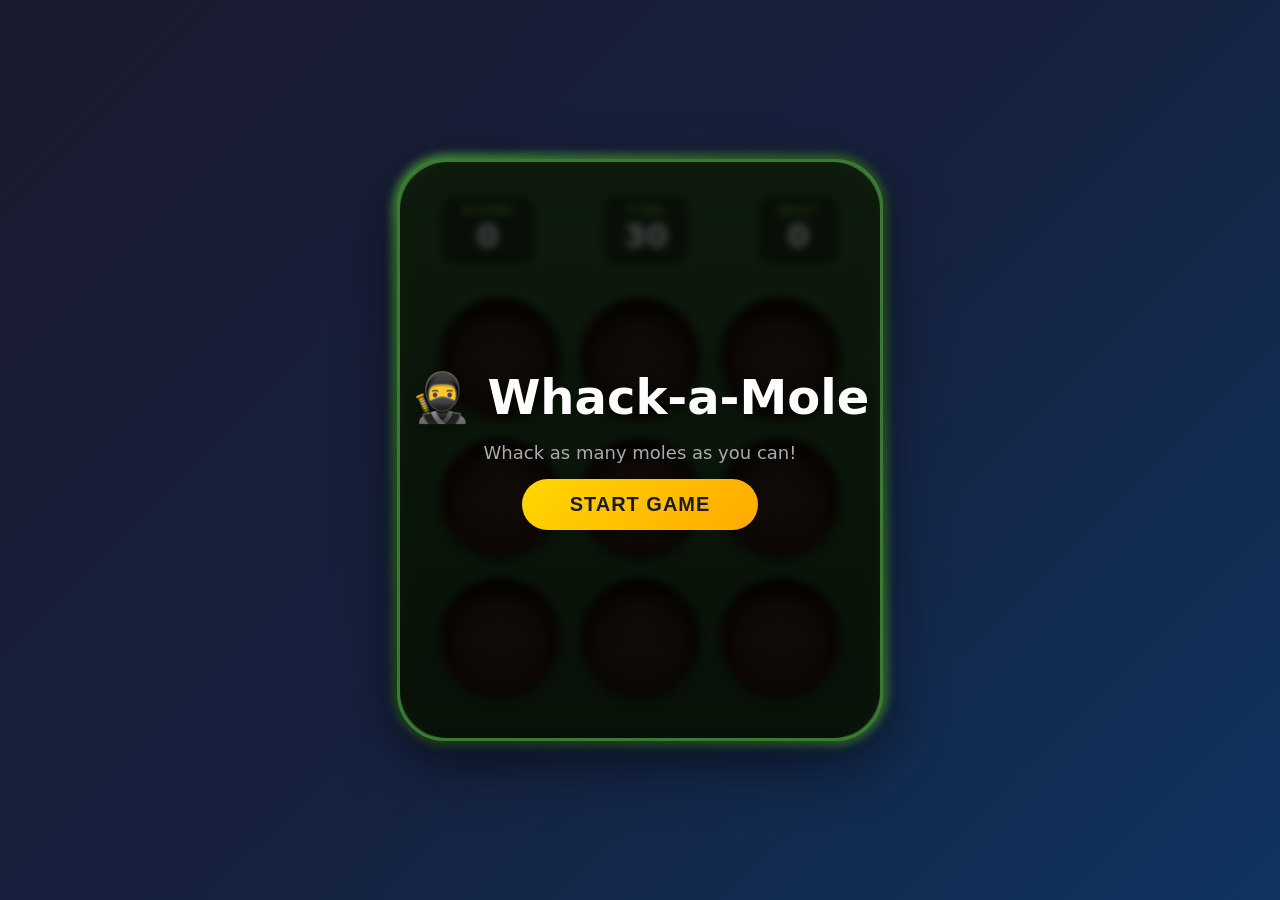
<file: whackamole/index.html>
<!DOCTYPE html>
<html lang="en">
<head>
<meta charset="UTF-8">
<meta name="viewport" content="width=device-width, initial-scale=1.0">
<title>Whack-a-Mole</title>
<style>
  * { margin: 0; padding: 0; box-sizing: border-box; }
  body {
    min-height: 100vh;
    display: flex;
    justify-content: center;
    align-items: center;
    background: linear-gradient(135deg, #1a1a2e, #16213e, #0f3460);
    font-family: 'Segoe UI', system-ui, sans-serif;
    overflow: hidden;
  }
  .game-wrapper {
    background: linear-gradient(180deg, #2d5a27, #1d3b1a);
    border-radius: 48px;
    padding: 32px;
    box-shadow: 0 20px 60px rgba(0,0,0,.6), inset 0 2px 4px rgba(255,255,255,.1);
    border: 3px solid #3a7a33;
    position: relative;
  }
  .game-wrapper::before {
    content: '';
    position: absolute;
    inset: -8px;
    border-radius: 56px;
    background: linear-gradient(135deg, #4a9a42, #2d5a27, #4a9a42);
    z-index: -1;
    filter: blur(4px);
  }

  .header {
    display: flex;
    justify-content: space-between;
    align-items: center;
    margin-bottom: 24px;
    padding: 0 8px;
  }
  .score-box, .timer-box, .high-box {
    background: rgba(0,0,0,.4);
    border-radius: 16px;
    padding: 8px 20px;
    text-align: center;
    border: 2px solid rgba(255,255,255,.1);
    backdrop-filter: blur(4px);
  }
  .score-box label, .timer-box label, .high-box label {
    display: block;
    font-size: 11px;
    text-transform: uppercase;
    letter-spacing: 2px;
    color: #8bc34a;
    font-weight: 600;
  }
  .score-box span, .timer-box span, .high-box span {
    font-size: 32px;
    font-weight: 800;
    color: #fff;
    line-height: 1.2;
  }
  .timer-box span.warning { color: #ff6b6b; animation: pulse 0.5s infinite alternate; }

  .grid {
    display: grid;
    grid-template-columns: repeat(3, 1fr);
    gap: 20px;
    padding: 8px;
  }

  .hole {
    width: 120px;
    height: 120px;
    background: radial-gradient(ellipse at center, #3a2a1a 0%, #2a1a0a 60%, #1a0a00 100%);
    border-radius: 50%;
    position: relative;
    cursor: pointer;
    overflow: hidden;
    box-shadow: inset 0 10px 20px rgba(0,0,0,.8), 0 4px 8px rgba(0,0,0,.4);
    transition: transform 0.1s;
  }
  .hole:active { transform: scale(0.95); }
  .hole::after {
    content: '';
    position: absolute;
    top: -10%;
    left: 50%;
    transform: translateX(-50%);
    width: 70%;
    height: 30%;
    background: radial-gradient(ellipse, rgba(0,0,0,.3), transparent);
    border-radius: 50%;
  }

  .mole {
    position: absolute;
    bottom: -100%;
    left: 50%;
    transform: translateX(-50%);
    width: 80px;
    height: 80px;
    transition: bottom 0.15s ease-out;
    z-index: 2;
  }
  .hole.active .mole { bottom: 10%; }

  .mole-body {
    width: 100%;
    height: 100%;
    position: relative;
  }
  .mole-body svg { width: 100%; height: 100%; display: block; }

  .mole-face {
    width: 100%;
    height: 100%;
    position: relative;
    display: flex;
    justify-content: center;
    align-items: center;
  }

  .whacked .mole {
    bottom: 8%;
    transition: bottom 0.05s;
  }
  .whacked .mole-body { animation: spinWhack 0.3s ease-out forwards; }

  @keyframes spinWhack {
    0% { transform: rotate(0deg) scale(1); }
    50% { transform: rotate(-15deg) scale(0.9); }
    100% { transform: rotate(0deg) scale(1); opacity: 0.5; }
  }

  @keyframes popIn {
    0% { transform: translateX(-50%) scale(0.3); opacity: 0; }
    70% { transform: translateX(-50%) scale(1.1); }
    100% { transform: translateX(-50%) scale(1); opacity: 1; }
  }
  .hole.active .mole-body { animation: popIn 0.2s ease-out; }

  @keyframes pulse {
    0% { opacity: 1; }
    100% { opacity: 0.5; }
  }

  .overlay {
    position: absolute;
    inset: 0;
    background: rgba(0,0,0,.7);
    border-radius: 48px;
    display: flex;
    flex-direction: column;
    justify-content: center;
    align-items: center;
    gap: 16px;
    z-index: 10;
    backdrop-filter: blur(4px);
    opacity: 0;
    pointer-events: none;
    transition: opacity 0.3s;
  }
  .overlay.show { opacity: 1; pointer-events: all; }

  .overlay h1 {
    font-size: 48px;
    color: #fff;
    text-shadow: 0 4px 20px rgba(0,0,0,.5);
  }
  .overlay p {
    color: #aaa;
    font-size: 18px;
  }
  .overlay .final-score {
    font-size: 72px;
    font-weight: 800;
    color: #ffd700;
    text-shadow: 0 0 30px rgba(255,215,0,.4);
  }

  .btn {
    padding: 14px 48px;
    font-size: 20px;
    font-weight: 700;
    border: none;
    border-radius: 50px;
    cursor: pointer;
    background: linear-gradient(135deg, #ffd700, #ffaa00);
    color: #1a1a2e;
    transition: transform 0.15s, box-shadow 0.15s;
    text-transform: uppercase;
    letter-spacing: 1px;
  }
  .btn:hover { transform: translateY(-2px); box-shadow: 0 8px 25px rgba(255,215,0,.4); }
  .btn:active { transform: translateY(0); }

  .btn-restart {
    background: linear-gradient(135deg, #4ecdc4, #44b3a8);
    color: #fff;
  }
  .btn-restart:hover { box-shadow: 0 8px 25px rgba(78,205,196,.4); }

  .combo-text {
    position: fixed;
    pointer-events: none;
    font-size: 36px;
    font-weight: 800;
    color: #ffd700;
    text-shadow: 0 0 20px rgba(255,215,0,.6);
    animation: floatUp 0.8s ease-out forwards;
    z-index: 20;
  }
  @keyframes floatUp {
    0% { opacity: 1; transform: translateY(0) scale(1); }
    100% { opacity: 0; transform: translateY(-80px) scale(1.3); }
  }

  .particle {
    position: fixed;
    pointer-events: none;
    width: 8px;
    height: 8px;
    border-radius: 50%;
    z-index: 19;
    animation: particleFly 0.6s ease-out forwards;
  }
  @keyframes particleFly {
    0% { opacity: 1; }
    100% { opacity: 0; transform: translateY(-60px) translateX(var(--dx, 20px)) scale(0); }
  }

  .miss-effect {
    position: fixed;
    pointer-events: none;
    font-size: 28px;
    font-weight: 700;
    color: #ff6b6b;
    text-shadow: 0 0 15px rgba(255,107,107,.4);
    animation: missFloat 0.5s ease-out forwards;
    z-index: 20;
  }
  @keyframes missFloat {
    0% { opacity: 1; transform: translateY(0) scale(1); }
    100% { opacity: 0; transform: translateY(-50px) scale(0.8); }
  }

  @media (max-width: 500px) {
    .game-wrapper { padding: 16px; border-radius: 32px; }
    .hole { width: 90px; height: 90px; }
    .mole { width: 60px; height: 60px; }
    .grid { gap: 12px; }
    .overlay h1 { font-size: 32px; }
    .overlay .final-score { font-size: 48px; }
    .header { gap: 8px; }
    .score-box, .timer-box, .high-box { padding: 6px 12px; }
    .score-box span, .timer-box span, .high-box span { font-size: 24px; }
  }
</style>
</head>
<body>

<div class="game-wrapper">
  <div class="header">
    <div class="score-box">
      <label>Score</label>
      <span id="score">0</span>
    </div>
    <div class="timer-box">
      <label>Time</label>
      <span id="timer">30</span>
    </div>
    <div class="high-box">
      <label>Best</label>
      <span id="highScore">0</span>
    </div>
  </div>

  <div class="grid" id="grid">
    <div class="hole" data-index="0"><div class="mole"><div class="mole-body"><?xml version="1.0" encoding="utf-8"?><svg viewBox="0 0 80 80" xmlns="http://www.w3.org/2000/svg"><ellipse cx="40" cy="50" rx="28" ry="26" fill="#8B5E3C"/><ellipse cx="40" cy="42" rx="22" ry="18" fill="#C4956A"/><circle cx="32" cy="38" r="5" fill="#222"/><circle cx="48" cy="38" r="5" fill="#222"/><circle cx="33" cy="37" r="2" fill="#fff"/><circle cx="49" cy="37" r="2" fill="#fff"/><ellipse cx="40" cy="48" rx="6" ry="4" fill="#222"/><ellipse cx="40" cy="47" rx="3" ry="2" fill="#E87461"/></svg></div></div></div>
    <div class="hole" data-index="1"><div class="mole"><div class="mole-body"><?xml version="1.0" encoding="utf-8"?><svg viewBox="0 0 80 80" xmlns="http://www.w3.org/2000/svg"><ellipse cx="40" cy="50" rx="28" ry="26" fill="#8B5E3C"/><ellipse cx="40" cy="42" rx="22" ry="18" fill="#C4956A"/><circle cx="32" cy="38" r="5" fill="#222"/><circle cx="48" cy="38" r="5" fill="#222"/><circle cx="33" cy="37" r="2" fill="#fff"/><circle cx="49" cy="37" r="2" fill="#fff"/><ellipse cx="40" cy="48" rx="6" ry="4" fill="#222"/><ellipse cx="40" cy="47" rx="3" ry="2" fill="#E87461"/></svg></div></div></div>
    <div class="hole" data-index="2"><div class="mole"><div class="mole-body"><?xml version="1.0" encoding="utf-8"?><svg viewBox="0 0 80 80" xmlns="http://www.w3.org/2000/svg"><ellipse cx="40" cy="50" rx="28" ry="26" fill="#8B5E3C"/><ellipse cx="40" cy="42" rx="22" ry="18" fill="#C4956A"/><circle cx="32" cy="38" r="5" fill="#222"/><circle cx="48" cy="38" r="5" fill="#222"/><circle cx="33" cy="37" r="2" fill="#fff"/><circle cx="49" cy="37" r="2" fill="#fff"/><ellipse cx="40" cy="48" rx="6" ry="4" fill="#222"/><ellipse cx="40" cy="47" rx="3" ry="2" fill="#E87461"/></svg></div></div></div>
    <div class="hole" data-index="3"><div class="mole"><div class="mole-body"><?xml version="1.0" encoding="utf-8"?><svg viewBox="0 0 80 80" xmlns="http://www.w3.org/2000/svg"><ellipse cx="40" cy="50" rx="28" ry="26" fill="#8B5E3C"/><ellipse cx="40" cy="42" rx="22" ry="18" fill="#C4956A"/><circle cx="32" cy="38" r="5" fill="#222"/><circle cx="48" cy="38" r="5" fill="#222"/><circle cx="33" cy="37" r="2" fill="#fff"/><circle cx="49" cy="37" r="2" fill="#fff"/><ellipse cx="40" cy="48" rx="6" ry="4" fill="#222"/><ellipse cx="40" cy="47" rx="3" ry="2" fill="#E87461"/></svg></div></div></div>
    <div class="hole" data-index="4"><div class="mole"><div class="mole-body"><?xml version="1.0" encoding="utf-8"?><svg viewBox="0 0 80 80" xmlns="http://www.w3.org/2000/svg"><ellipse cx="40" cy="50" rx="28" ry="26" fill="#8B5E3C"/><ellipse cx="40" cy="42" rx="22" ry="18" fill="#C4956A"/><circle cx="32" cy="38" r="5" fill="#222"/><circle cx="48" cy="38" r="5" fill="#222"/><circle cx="33" cy="37" r="2" fill="#fff"/><circle cx="49" cy="37" r="2" fill="#fff"/><ellipse cx="40" cy="48" rx="6" ry="4" fill="#222"/><ellipse cx="40" cy="47" rx="3" ry="2" fill="#E87461"/></svg></div></div></div>
    <div class="hole" data-index="5"><div class="mole"><div class="mole-body"><?xml version="1.0" encoding="utf-8"?><svg viewBox="0 0 80 80" xmlns="http://www.w3.org/2000/svg"><ellipse cx="40" cy="50" rx="28" ry="26" fill="#8B5E3C"/><ellipse cx="40" cy="42" rx="22" ry="18" fill="#C4956A"/><circle cx="32" cy="38" r="5" fill="#222"/><circle cx="48" cy="38" r="5" fill="#222"/><circle cx="33" cy="37" r="2" fill="#fff"/><circle cx="49" cy="37" r="2" fill="#fff"/><ellipse cx="40" cy="48" rx="6" ry="4" fill="#222"/><ellipse cx="40" cy="47" rx="3" ry="2" fill="#E87461"/></svg></div></div></div>
    <div class="hole" data-index="6"><div class="mole"><div class="mole-body"><?xml version="1.0" encoding="utf-8"?><svg viewBox="0 0 80 80" xmlns="http://www.w3.org/2000/svg"><ellipse cx="40" cy="50" rx="28" ry="26" fill="#8B5E3C"/><ellipse cx="40" cy="42" rx="22" ry="18" fill="#C4956A"/><circle cx="32" cy="38" r="5" fill="#222"/><circle cx="48" cy="38" r="5" fill="#222"/><circle cx="33" cy="37" r="2" fill="#fff"/><circle cx="49" cy="37" r="2" fill="#fff"/><ellipse cx="40" cy="48" rx="6" ry="4" fill="#222"/><ellipse cx="40" cy="47" rx="3" ry="2" fill="#E87461"/></svg></div></div></div>
    <div class="hole" data-index="7"><div class="mole"><div class="mole-body"><?xml version="1.0" encoding="utf-8"?><svg viewBox="0 0 80 80" xmlns="http://www.w3.org/2000/svg"><ellipse cx="40" cy="50" rx="28" ry="26" fill="#8B5E3C"/><ellipse cx="40" cy="42" rx="22" ry="18" fill="#C4956A"/><circle cx="32" cy="38" r="5" fill="#222"/><circle cx="48" cy="38" r="5" fill="#222"/><circle cx="33" cy="37" r="2" fill="#fff"/><circle cx="49" cy="37" r="2" fill="#fff"/><ellipse cx="40" cy="48" rx="6" ry="4" fill="#222"/><ellipse cx="40" cy="47" rx="3" ry="2" fill="#E87461"/></svg></div></div></div>
    <div class="hole" data-index="8"><div class="mole"><div class="mole-body"><?xml version="1.0" encoding="utf-8"?><svg viewBox="0 0 80 80" xmlns="http://www.w3.org/2000/svg"><ellipse cx="40" cy="50" rx="28" ry="26" fill="#8B5E3C"/><ellipse cx="40" cy="42" rx="22" ry="18" fill="#C4956A"/><circle cx="32" cy="38" r="5" fill="#222"/><circle cx="48" cy="38" r="5" fill="#222"/><circle cx="33" cy="37" r="2" fill="#fff"/><circle cx="49" cy="37" r="2" fill="#fff"/><ellipse cx="40" cy="48" rx="6" ry="4" fill="#222"/><ellipse cx="40" cy="47" rx="3" ry="2" fill="#E87461"/></svg></div></div></div>
  </div>

  <div class="overlay show" id="overlay">
    <h1>🥷 Whack-a-Mole</h1>
    <p>Whack as many moles as you can!</p>
    <button class="btn" id="startBtn">Start Game</button>
  </div>
</div>

<script>
  const holes = document.querySelectorAll('.hole');
  const scoreEl = document.getElementById('score');
  const timerEl = document.getElementById('timer');
  const highScoreEl = document.getElementById('highScore');
  const overlay = document.getElementById('overlay');
  const startBtn = document.getElementById('startBtn');

  let score = 0;
  let timeLeft = 30;
  let timer = null;
  let moleInterval = null;
  let gameActive = false;
  let combo = 0;
  let highScore = parseInt(localStorage.getItem('whackHigh') || '0');
  highScoreEl.textContent = highScore;

  const sfx = new (window.AudioContext || window.webkitAudioContext)();

  function playTone(freq, duration, type = 'sine', vol = 0.15) {
    const osc = sfx.createOscillator();
    const gain = sfx.createGain();
    osc.type = type;
    osc.frequency.value = freq;
    gain.gain.setValueAtTime(vol, sfx.currentTime);
    gain.gain.exponentialRampToValueAtTime(0.001, sfx.currentTime + duration);
    osc.connect(gain);
    gain.connect(sfx.destination);
    osc.start();
    osc.stop(sfx.currentTime + duration);
  }

  function whackSound() { playTone(600, 0.06, 'square', 0.12); playTone(300, 0.08, 'square', 0.08); }
  function missSound() { playTone(200, 0.1, 'sawtooth', 0.06); }
  function comboUpSound() { playTone(800, 0.06, 'sine', 0.1); setTimeout(() => playTone(1000, 0.08, 'sine', 0.1), 60); }
  function gameOverSound() { playTone(500, 0.15, 'sine', 0.12); setTimeout(() => playTone(400, 0.15, 'sine', 0.1), 150); setTimeout(() => playTone(300, 0.3, 'sine', 0.1), 300); }
  function startSound() { playTone(400, 0.1, 'sine', 0.1); setTimeout(() => playTone(600, 0.1, 'sine', 0.1), 100); setTimeout(() => playTone(800, 0.15, 'sine', 0.1), 200); }

  function spawnMole() {
    if (!gameActive) return;
    const available = Array.from(holes).filter(h => !h.classList.contains('active') && !h.classList.contains('whacked'));
    if (available.length < 3) return;
    const activeCount = Math.min(1 + Math.floor((30 - timeLeft) / 8), 4);
    const toActivate = Math.min(activeCount, available.length);
    for (let i = 0; i < toActivate; i++) {
      const idx = Math.floor(Math.random() * available.length);
      const hole = available.splice(idx, 1)[0];
      hole.classList.add('active');
      const duration = Math.max(600, 1800 - (30 - timeLeft) * 40);
      setTimeout(() => { if (gameActive) hideMole(hole); }, duration);
    }
  }

  function hideMole(hole) {
    hole.classList.remove('active', 'whacked');
  }

  function whack(e) {
    if (!gameActive) return;
    const hole = e.currentTarget;
    if (!hole.classList.contains('active') || hole.classList.contains('whacked')) {
      if (!hole.classList.contains('whacked')) {
        missSound();
        combo = 0;
        showMissEffect(e);
      }
      return;
    }
    hole.classList.remove('active');
    hole.classList.add('whacked');
    whackSound();
    combo++;
    const points = combo >= 5 ? 20 : combo >= 3 ? 15 : 10;
    score += points;
    scoreEl.textContent = score;
    if (combo >= 3) comboUpSound();
    if (combo >= 2) showCombo(e);
    showParticles(e);
    setTimeout(() => hole.classList.remove('whacked'), 200);
  }

  function showCombo(e) {
    const el = document.createElement('div');
    el.className = 'combo-text';
    el.textContent = `🔥 ${combo}x`;
    el.style.left = (e.clientX - 30) + 'px';
    el.style.top = (e.clientY - 40) + 'px';
    document.body.appendChild(el);
    setTimeout(() => el.remove(), 800);
  }

  function showMissEffect(e) {
    const el = document.createElement('div');
    el.className = 'miss-effect';
    el.textContent = '💨 Miss!';
    el.style.left = (e.clientX - 40) + 'px';
    el.style.top = (e.clientY - 30) + 'px';
    document.body.appendChild(el);
    setTimeout(() => el.remove(), 500);
  }

  function showParticles(e) {
    const colors = ['#ffd700', '#ff6b6b', '#4ecdc4', '#ffaa00', '#fff'];
    for (let i = 0; i < 6; i++) {
      const p = document.createElement('div');
      p.className = 'particle';
      p.style.left = e.clientX + 'px';
      p.style.top = e.clientY + 'px';
      p.style.background = colors[Math.floor(Math.random() * colors.length)];
      p.style.setProperty('--dx', (Math.random() * 60 - 30) + 'px');
      p.style.width = (4 + Math.random() * 8) + 'px';
      p.style.height = p.style.width;
      document.body.appendChild(p);
      setTimeout(() => p.remove(), 600);
    }
  }

  function updateTimer() {
    timeLeft--;
    timerEl.textContent = timeLeft;
    if (timeLeft <= 5) timerEl.classList.add('warning');
    if (timeLeft <= 0) endGame();
  }

  function startGame() {
    score = 0; timeLeft = 30; combo = 0;
    scoreEl.textContent = '0';
    timerEl.textContent = '30';
    timerEl.classList.remove('warning');
    overlay.classList.remove('show');
    holes.forEach(h => h.classList.remove('active', 'whacked'));
    gameActive = true;
    startSound();
    timer = setInterval(updateTimer, 1000);
    moleInterval = setInterval(spawnMole, 500);
    spawnMole();
  }

  function endGame() {
    gameActive = false;
    gameOverSound();
    clearInterval(timer);
    clearInterval(moleInterval);
    holes.forEach(h => h.classList.remove('active', 'whacked'));
    if (score > highScore) {
      highScore = score;
      localStorage.setItem('whackHigh', highScore.toString());
      highScoreEl.textContent = highScore;
    }
    document.querySelector('.overlay h1').textContent = 'Game Over!';
    document.querySelector('.overlay p').textContent = score >= highScore ? '🎉 New High Score!' : 'Try again!';
    document.querySelector('.final-score')?.remove();
    const fs = document.createElement('div');
    fs.className = 'final-score';
    fs.textContent = score;
    document.querySelector('.overlay p').after(fs);
    startBtn.textContent = 'Play Again';
    overlay.classList.add('show');
  }

  holes.forEach(h => h.addEventListener('click', whack));
  startBtn.addEventListener('click', startGame);
</script>
</body>
</html>
</file>
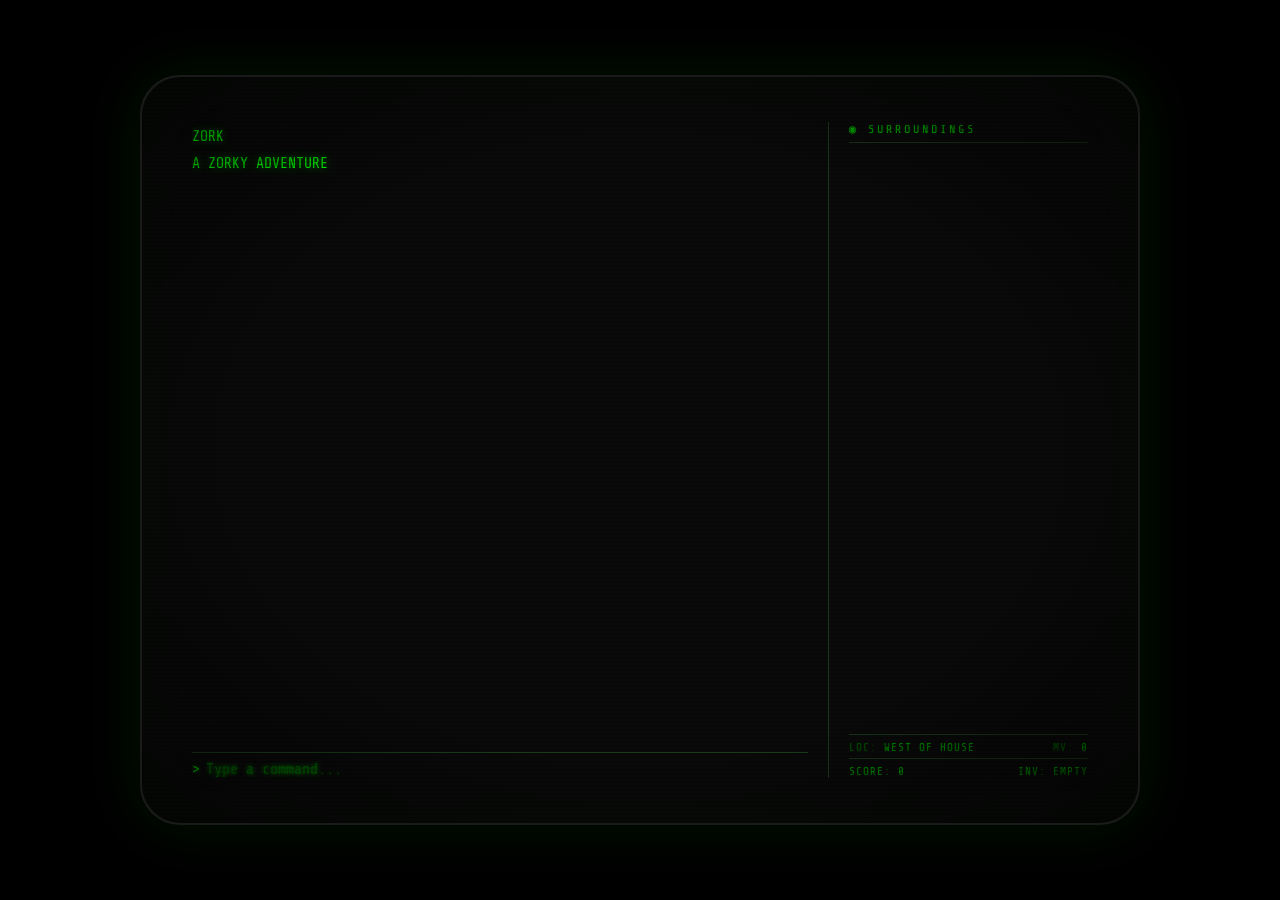
<file: zork/index.html>
<!DOCTYPE html>
<html lang="en">
<head>
<meta charset="UTF-8">
<meta name="viewport" content="width=device-width, initial-scale=1.0">
<title>ZORK — Interactive Fiction</title>
<style>
  @import url('https://fonts.googleapis.com/css2?family=Share+Tech+Mono&display=swap');

  * { margin: 0; padding: 0; box-sizing: border-box; }

  body {
    background: #000;
    display: flex;
    justify-content: center;
    align-items: center;
    min-height: 100vh;
    font-family: 'Share Tech Mono', monospace;
  }

  .crt {
    position: relative;
    width: 1000px;
    max-width: 95vw;
    aspect-ratio: 4 / 3;
    background: #0a0a0a;
    border-radius: 40px;
    padding: 45px 50px;
    box-shadow:
      inset 0 0 80px rgba(0, 255, 0, 0.03),
      0 0 60px rgba(0, 255, 0, 0.08),
      0 0 120px rgba(0, 0, 0, 0.9);
    border: 2px solid #1a1a1a;
    overflow: hidden;
  }

  .crt::before {
    content: '';
    position: absolute;
    inset: 0;
    background: repeating-linear-gradient(
      0deg,
      rgba(0,0,0,0.15) 0px,
      rgba(0,0,0,0.15) 2px,
      transparent 2px,
      transparent 4px
    );
    pointer-events: none;
    z-index: 10;
    border-radius: 40px;
  }

  .crt::after {
    content: '';
    position: absolute;
    inset: 0;
    background: radial-gradient(ellipse at center, transparent 60%, rgba(0,0,0,0.6) 100%);
    pointer-events: none;
    z-index: 11;
    border-radius: 40px;
  }

  .screen {
    position: relative;
    width: 100%;
    height: 100%;
    display: flex;
    gap: 20px;
    z-index: 1;
  }

  .game-panel {
    flex: 1;
    display: flex;
    flex-direction: column;
    overflow: hidden;
  }

  .output {
    flex: 1;
    overflow-y: auto;
    padding-right: 8px;
    scrollbar-width: thin;
    scrollbar-color: #0a0 #1a1a1a;
  }

  .output::-webkit-scrollbar { width: 6px; }
  .output::-webkit-scrollbar-track { background: #1a1a1a; }
  .output::-webkit-scrollbar-thumb { background: #0a0; border-radius: 3px; }

  .output p {
    color: #0c0;
    font-size: 15px;
    line-height: 1.6;
    margin-bottom: 3px;
    text-shadow: 0 0 3px rgba(0, 255, 0, 0.4);
    word-wrap: break-word;
  }

  .output p.command {
    color: #0f0;
    text-shadow: 0 0 5px rgba(0, 255, 0, 0.6);
  }

  .output p.highlight {
    color: #0f0;
    text-shadow: 0 0 8px rgba(0, 255, 0, 0.5);
  }

  .output p.dim {
    color: #080;
    text-shadow: 0 0 2px rgba(0, 255, 0, 0.15);
  }

  .output p.item {
    color: #0e0;
    text-shadow: 0 0 4px rgba(0, 255, 0, 0.35);
  }

  .output p.error {
    color: #060;
    text-shadow: 0 0 2px rgba(0, 255, 0, 0.15);
  }

  .input-line {
    display: flex;
    align-items: center;
    margin-top: 8px;
    padding-top: 8px;
    border-top: 1px solid #1a3a1a;
  }

  .input-line .prompt {
    color: #0c0;
    font-size: 15px;
    text-shadow: 0 0 4px rgba(0, 255, 0, 0.4);
    margin-right: 6px;
    white-space: nowrap;
  }

  .input-line input {
    flex: 1;
    background: transparent;
    border: none;
    outline: none;
    color: #0f0;
    font-family: 'Share Tech Mono', monospace;
    font-size: 15px;
    text-shadow: 0 0 5px rgba(0, 255, 0, 0.6);
    caret-color: #0f0;
  }

  .input-line input::placeholder {
    color: #060;
  }

  .map-panel {
    width: 260px;
    flex-shrink: 0;
    display: flex;
    flex-direction: column;
    border-left: 1px solid #1a3a1a;
    padding-left: 20px;
  }

  .map-panel .map-title {
    color: #0a0;
    font-size: 12px;
    text-transform: uppercase;
    letter-spacing: 3px;
    margin-bottom: 12px;
    text-shadow: 0 0 3px rgba(0, 255, 0, 0.2);
    border-bottom: 1px solid #1a3a1a;
    padding-bottom: 6px;
  }

  .map-container {
    flex: 1;
    position: relative;
    display: flex;
    justify-content: center;
    align-items: center;
  }

  .map-container svg {
    width: 100%;
    height: 100%;
  }

  .room-label {
    fill: #0c0;
    font-family: 'Share Tech Mono', monospace;
    font-size: 9px;
    text-anchor: middle;
    dominant-baseline: middle;
    text-shadow: none;
  }

  .room-label.current {
    fill: #0f0;
    font-size: 10px;
    font-weight: bold;
  }

  .room-rect {
    fill: #0a0a0a;
    stroke: #1a4a1a;
    stroke-width: 1.5;
    rx: 3;
    ry: 3;
  }

  .room-rect.current {
    stroke: #0f0;
    stroke-width: 2;
    filter: url(#glow);
  }

  .room-rect.visited {
    stroke: #0a0;
    stroke-width: 1.5;
  }

  .room-rect.unvisited {
    stroke: #1a2a1a;
    stroke-width: 1;
  }

  .edge {
    stroke: #0a0;
    stroke-width: 1;
    stroke-dasharray: 3 2;
  }

  .edge.used {
    stroke: #0f0;
    stroke-dasharray: none;
  }

  .status-line {
    border-top: 1px solid #1a3a1a;
    padding-top: 6px;
    margin-top: 6px;
    display: flex;
    justify-content: space-between;
    color: #080;
    font-size: 11px;
    text-transform: uppercase;
    letter-spacing: 1px;
  }

  .status-line span {
    text-shadow: 0 0 3px rgba(0, 255, 0, 0.15);
  }

  .status-line .label {
    color: #050;
  }

  /* Flicker animation */
  @keyframes flicker {
    0% { opacity: 0.97; }
    5% { opacity: 0.85; }
    10% { opacity: 0.97; }
    15% { opacity: 0.92; }
    20% { opacity: 0.97; }
    50% { opacity: 0.98; }
    80% { opacity: 0.95; }
    90% { opacity: 0.98; }
    100% { opacity: 0.97; }
  }

  .crt {
    animation: flicker 0.15s infinite;
  }

  /* Blinking cursor on last line */
  .blink-cursor::after {
    content: '\u2588';
    color: #0f0;
    animation: blink 1s step-end infinite;
    text-shadow: 0 0 5px rgba(0, 255, 0, 0.6);
  }

  @keyframes blink {
    50% { opacity: 0; }
  }

  /* turn-on animation */
  @keyframes turn-on {
    0% { transform: scaleY(0.01) scaleX(0.01); filter: brightness(30); }
    30% { transform: scaleY(0.01) scaleX(1); filter: brightness(10); }
    60% { transform: scaleY(0.5) scaleX(1); filter: brightness(3); }
    100% { transform: scaleY(1) scaleX(1); filter: brightness(1); }
  }

  .crt.turning-on {
    animation: turn-on 1.2s ease-out forwards;
  }

  .crt.turning-on::before,
  .crt.turning-on::after {
    animation: none;
  }

  .score-line {
    border-top: 1px solid #1a3a1a;
    padding-top: 6px;
    margin-top: 4px;
    display: flex;
    justify-content: space-between;
    color: #080;
    font-size: 11px;
    text-transform: uppercase;
    letter-spacing: 1px;
  }

  .score-line span { text-shadow: 0 0 3px rgba(0, 255, 0, 0.15); }
</style>
</head>
<body>

<div class="crt turning-on" id="crt">
  <div class="screen">
    <div class="game-panel">
      <div class="output" id="output"></div>
      <div class="input-line">
        <span class="prompt">&gt;</span>
        <input type="text" id="input" autofocus placeholder="Type a command..." spellcheck="false" autocomplete="off">
      </div>
    </div>
    <div class="map-panel">
      <div class="map-title">&#9673; surroundings</div>
      <div class="map-container" id="mapContainer"></div>
      <div class="status-line">
        <span><span class="label">loc:</span> <span id="locationName">West of House</span></span>
        <span><span class="label">mv:</span> <span id="moveCount">0</span></span>
      </div>
      <div class="score-line">
        <span><span class="label">score:</span> <span id="score">0</span></span>
        <span id="inventoryDisplay"><span class="label">inv:</span> empty</span>
      </div>
    </div>
  </div>
</div>

<script>
// ─── ROOM DATA ────────────────────────────────────────────────────────────

const ROOMS = {
  'west-of-house': {
    name: 'West of House',
    desc: 'You are standing in an open field west of a white house, with a boarded front door.',
    desc2: 'There is a small mailbox here.',
    exits: { north: 'north-of-house', south: 'south-of-house', east: 'inside-house' },
    items: ['mailbox'],
    x: 1, y: 2,
  },
  'north-of-house': {
    name: 'North of House',
    desc: 'You are facing the north side of a white house. There is no door here, and all the windows are barred.',
    exits: { south: 'west-of-house', east: 'behind-house' },
    items: [],
    x: 1, y: 0,
  },
  'south-of-house': {
    name: 'South of House',
    desc: 'You are behind the white house. A path leads into the forest to the east. In one corner of the house there is a small window which is slightly ajar.',
    exits: { north: 'west-of-house', east: 'forest-path' },
    items: [],
    x: 1, y: 3,
  },
  'behind-house': {
    name: 'Behind House',
    desc: 'You are at the rear of the white house. A garden with a well-kept lawn stretches away to the north.',
    exits: { west: 'north-of-house', north: 'garden' },
    items: [],
    x: 2, y: 0,
  },
  'garden': {
    name: 'Garden',
    desc: 'You are in a beautiful garden with flowers and a small fountain. The air is still.',
    exits: { south: 'behind-house' },
    items: ['fountain'],
    x: 2, y: -1,
  },
  'inside-house': {
    name: 'Kitchen',
    desc: 'You are in the kitchen of the white house. A table seems to have been used recently for the preparation of food. A passage leads to the west and a dark staircase can be seen leading downward. To the east is a small pantry.',
    exits: { west: 'west-of-house', down: 'cellar', east: 'pantry' },
    items: ['sack'],
    x: 2, y: 2,
  },
  'pantry': {
    name: 'Pantry',
    desc: 'You are in a cramped pantry. Shelves line the walls, mostly bare.',
    exits: { west: 'inside-house' },
    items: ['onion', 'carrot'],
    x: 3, y: 2,
  },
  'cellar': {
    name: 'Cellar',
    desc: 'You are in a dark cellar. The air is damp and musty. There is a faint rattling sound in the darkness.',
    exits: { up: 'inside-house' },
    items: ['lamp'],
    x: 2, y: 3,
  },
  'forest-path': {
    name: 'Forest Path',
    desc: 'You are on a winding path through a dark forest. Tall trees block out most of the light.',
    exits: { west: 'south-of-house', east: 'clearing', north: 'deep-forest' },
    items: [],
    x: 2, y: 4,
  },
  'clearing': {
    name: 'Clearing',
    desc: 'You have reached a small clearing. Sunlight filters through the canopy above. A wooden sign stands here.',
    exits: { west: 'forest-path' },
    items: ['sign'],
    x: 3, y: 4,
  },
  'deep-forest': {
    name: 'Deep Forest',
    desc: 'The forest grows thicker here. Strange sounds echo around you. It would be easy to get lost.',
    exits: { south: 'forest-path' },
    items: [],
    x: 2, y: 3.7,
  },
};

// ─── GRID LAYOUT for map ──────────────────────────────────────────────────

const GRID = {
  'north-of-house':  [1, 0],
  'behind-house':    [2, 0],
  'garden':          [2, -1],
  'west-of-house':   [0, 1],
  'inside-house':    [1.5, 1],
  'pantry':          [2.5, 1],
  'south-of-house':  [0, 2],
  'cellar':          [1.5, 2],
  'forest-path':     [1, 3],
  'clearing':        [2, 3],
  'deep-forest':     [1.2, 3.5],
};

// ─── GAME STATE ───────────────────────────────────────────────────────────

const state = {
  location: 'west-of-house',
  visited: new Set(),
  inventory: [],
  flags: { mailboxOpened: false, lampTaken: false, lampLit: false },
  moves: 0,
  score: 0,
  gameStarted: false,
};

// ─── DOM REFS ─────────────────────────────────────────────────────────────

const output = document.getElementById('output');
const input = document.getElementById('input');
const locationName = document.getElementById('locationName');
const moveCount = document.getElementById('moveCount');
const scoreEl = document.getElementById('score');
const inventoryDisplay = document.getElementById('inventoryDisplay');
const mapContainer = document.getElementById('mapContainer');

// ─── OUTPUT ───────────────────────────────────────────────────────────────

function print(text, cls = '') {
  const p = document.createElement('p');
  if (cls) p.className = cls;
  p.textContent = text;
  output.appendChild(p);
}

function printLines(lines) {
  for (const l of lines) {
    const p = document.createElement('p');
    if (l.cls) p.className = l.cls;
    p.textContent = l.text;
    output.appendChild(p);
  }
}

function scrollBottom() {
  output.scrollTop = output.scrollHeight;
}

// ─── MAP RENDER ──────────────────────────────────────────────────────────

function renderMap() {
  const rooms = Object.keys(ROOMS);
  const xs = rooms.map(r => GRID[r][0]);
  const ys = rooms.map(r => GRID[r][1]);
  const minX = Math.min(...xs) - 0.6;
  const maxX = Math.max(...xs) + 0.6;
  const minY = Math.min(...ys) - 0.6;
  const maxY = Math.max(...ys) + 0.6;
  const rangeX = maxX - minX || 1;
  const rangeY = maxY - minY || 1;

  const pad = 20;
  const w = 240;
  const h = 220;
  const scaleX = (w - pad * 2) / rangeX;
  const scaleY = (h - pad * 2) / rangeY;
  const scale = Math.min(scaleX, scaleY);
  const offX = (w - scale * rangeX) / 2;
  const offY = (h - scale * rangeY) / 2;

  function toScreen(gx, gy) {
    const x = offX + (gx - minX) * scale;
    const y = offY + (gy - minY) * scale;
    return [x, y];
  }

  const current = state.location;
  const visited = state.visited;

  // collect edges (undirected, deduped)
  const edgeSet = new Set();
  for (const [id, room] of Object.entries(ROOMS)) {
    for (const [dir, target] of Object.entries(room.exits)) {
      const key = [id, target].sort().join('|');
      edgeSet.add(key);
    }
  }

  let svg = `<svg viewBox="0 0 ${w} ${h}" xmlns="http://www.w3.org/2000/svg">
    <defs>
      <filter id="glow">
        <feGaussianBlur stdDeviation="2" result="blur"/>
        <feMerge><feMergeNode in="blur"/><feMergeNode in="SourceGraphic"/></feMerge>
      </filter>
    </defs>`;

  // edges
  for (const key of edgeSet) {
    const [a, b] = key.split('|');
    if (!ROOMS[a] || !ROOMS[b]) continue;
    const [x1, y1] = toScreen(GRID[a][0], GRID[a][1]);
    const [x2, y2] = toScreen(GRID[b][0], GRID[b][1]);
    const used = visited.has(a) && visited.has(b);
    svg += `<line x1="${x1}" y1="${y1}" x2="${x2}" y2="${y2}"
      class="edge${used ? ' used' : ''}"/>`;
  }

  // rooms
  for (const [id, room] of Object.entries(ROOMS)) {
    const [cx, cy] = toScreen(GRID[id][0], GRID[id][1]);
    const rw = room.name.length * 5.5 + 10;
    const isCurrent = id === current;
    const isVisited = visited.has(id);

    let cls = 'room-rect';
    if (isCurrent) cls += ' current';
    else if (isVisited) cls += ' visited';
    else cls += ' unvisited';

    const rx = cx - rw / 2;
    const ry = cy - 6;

    svg += `<rect x="${rx}" y="${ry}" width="${rw}" height="12" class="${cls}" rx="3" ry="3"/>`;
    svg += `<text x="${cx}" y="${cy + 0.5}"
      class="room-label${isCurrent ? ' current' : ''}"
      fill="${isCurrent ? '#0f0' : isVisited ? '#0c0' : '#060'}">${room.name}</text>`;
  }

  svg += '</svg>';
  mapContainer.innerHTML = svg;
}

// ─── LOOK ─────────────────────────────────────────────────────────────────

function look() {
  const room = ROOMS[state.location];
  print(room.desc, 'highlight');
  if (room.items.length > 0) {
    for (const item of room.items) {
      print(`> ${item}`, 'item');
    }
  }
  print('');
  const exits = room.exits;
  const dirs = Object.keys(exits);
  if (dirs.length > 0) {
    print(`[Exits: ${dirs.join(', ')}]`, 'dim');
  } else {
    print('[No visible exits]', 'dim');
  }
}

// ─── MOVE ─────────────────────────────────────────────────────────────────

function move(dir) {
  const room = ROOMS[state.location];
  const target = room.exits[dir];
  if (!target) {
    print(`You can't go that way.`, 'error');
    return false;
  }
  state.location = target;
  state.visited.add(target);
  state.moves++;
  updateUI();
  const targetRoom = ROOMS[target];
  print(`> ${dir.toUpperCase()}`, 'command');
  print(targetRoom.desc, 'highlight');
  if (targetRoom.items.length > 0) {
    for (const item of targetRoom.items) {
      print(`> ${item}`, 'item');
    }
  }
  print('');
  const exits = Object.keys(targetRoom.exits);
  if (exits.length > 0) {
    print(`[Exits: ${exits.join(', ')}]`, 'dim');
  }
  print('');
  return true;
}

// ─── TAKE ─────────────────────────────────────────────────────────────────

function take(item) {
  const room = ROOMS[state.location];
  const idx = room.items.indexOf(item);
  if (idx === -1) {
    print(`You don't see ${item} here.`, 'error');
    return;
  }
  if (item === 'mailbox') {
    print(`The mailbox is firmly attached to its post. You can't take it.`, 'error');
    return;
  }
  if (item === 'fountain') {
    print(`The fountain is far too large to carry.`, 'error');
    return;
  }
  if (item === 'sign') {
    print(`The sign is embedded in the ground.`, 'error');
    return;
  }
  room.items.splice(idx, 1);
  state.inventory.push(item);
  state.score += 5;
  print(`Taken.`, 'command');
  if (item === 'lamp') state.flags.lampTaken = true;
  updateUI();
}

// ─── INVENTORY ────────────────────────────────────────────────────────────

function showInventory() {
  if (state.inventory.length === 0) {
    print('You are empty-handed.', 'dim');
  } else {
    print('You are carrying:', 'highlight');
    for (const item of state.inventory) {
      print(`  - ${item}`, 'item');
    }
  }
}

// ─── OPEN ─────────────────────────────────────────────────────────────────

function openThing(item) {
  if (item === 'mailbox' && state.location === 'west-of-house') {
    if (!state.flags.mailboxOpened) {
      state.flags.mailboxOpened = true;
      state.score += 5;
      print('Opening the small mailbox reveals a leaflet.', 'highlight');
      print('> leaflet', 'item');
      print('');
      print('[The leaflet is titled "Welcome to ZORK!"]', 'dim');
      ROOMS['west-of-house'].items.push('leaflet');
      updateUI();
    } else {
      print('The mailbox is already open.', 'dim');
    }
  } else if (item === 'mailbox') {
    print('You are not near a mailbox.', 'error');
  } else {
    print(`You can't open that.`, 'error');
  }
}

// ─── READ ─────────────────────────────────────────────────────────────────

function readThing(item) {
  if (item === 'leaflet' && state.inventory.includes('leaflet')) {
    print('"Welcome to ZORK! Your adventure has just begun. Explore, collect treasures, and above all — survive. Good luck, adventurer."', 'highlight');
  } else if (item === 'sign' && state.location === 'clearing') {
    print('The weathered wooden sign reads: "FOREST OF DARKNESS — TURN BACK NOW".', 'highlight');
  } else {
    print(`You can't read that.`, 'error');
  }
}

// ─── LAMP ─────────────────────────────────────────────────────────────────

function lightLamp() {
  if (state.inventory.includes('lamp')) {
    if (!state.flags.lampLit) {
      state.flags.lampLit = true;
      print('The lamp sputters to life, casting a warm glow around you.', 'highlight');
    } else {
      print('The lamp is already lit.', 'dim');
    }
  } else {
    print("You don't have a lamp.", 'error');
  }
}

// ─── LOOK AT ──────────────────────────────────────────────────────────────

function lookAt(item) {
  const room = ROOMS[state.location];
  const descriptions = {
    mailbox: 'A small, red metal mailbox attached to a wooden post. It looks like it might open.',
    leaflet: 'A crisp, folded leaflet with bold text on the front.',
    fountain: 'A charming stone fountain with a cherub at its center. Clear water trickles into the basin below.',
    sack: 'A burlap sack tied with a bit of twine. It rustles when you touch it.',
    lamp: 'A brass oil lamp, a bit tarnished but functional.',
    onion: 'A pungent yellow onion, slightly soft.',
    carrot: 'A long orange carrot, still with a bit of dirt on it.',
    sign: 'A wooden sign planted firmly in the earth. The carving is worn but legible.',
  };
  if (descriptions[item]) {
    print(descriptions[item], 'highlight');
  } else {
    print(`You see nothing special about ${item}.`, 'dim');
  }
}

// ─── PARSE ────────────────────────────────────────────────────────────────

const moveDirs = { n: 'north', s: 'south', e: 'east', w: 'west',
  north: 'north', south: 'south', east: 'east', west: 'west',
  n: 'north', s: 'south', e: 'east', w: 'west',
  up: 'up', down: 'down', u: 'up', d: 'down' };

function parse(input) {
  const cleaned = input.toLowerCase().trim().replace(/[^a-z0-9\s-]/g, '').replace(/\s+/g, ' ').trim();
  if (!cleaned) return;

  const words = cleaned.split(' ');
  const verb = words[0];
  const obj = words.slice(1).join(' ');
  const noun = words[1] || '';

  print(`> ${cleaned}`, 'command');

  // Movement
  if (moveDirs[cleaned]) {
    move(moveDirs[cleaned]);
    return;
  }
  if (verb === 'go' && words[1] && moveDirs[words[1]]) {
    move(moveDirs[words[1]]);
    return;
  }
  if ((verb === 'go' || verb === 'walk' || verb === 'run') && words[1] === 'to' && words[2] && moveDirs[words[2]]) {
    move(moveDirs[words[2]]);
    return;
  }

  switch (verb) {
    case 'look': case 'l':
      if (noun === 'at' && words[2]) lookAt(words[2]);
      else look();
      break;
    case 'examine': case 'x':
      if (words[1]) lookAt(words[1]);
      else look();
      break;
    case 'take': case 'get': case 'grab':
      if (words[1]) take(words[1]);
      else print('Take what?', 'error');
      break;
    case 'inventory': case 'i':
      showInventory();
      break;
    case 'open':
      if (words[1]) openThing(words.slice(1).join(' '));
      else print('Open what?', 'error');
      break;
    case 'read':
      if (words[1]) readThing(words.slice(1).join(' '));
      else print('Read what?', 'error');
      break;
    case 'light': case 'turn':
      if (cleaned.includes('lamp') || cleaned.includes('light')) lightLamp();
      else print(`You can't light that.`, 'error');
      break;
    case 'help':
      print('Commands:', 'highlight');
      print('  n/s/e/w/u/d  — move', 'item');
      print('  look (l)     — examine surroundings', 'item');
      print('  take/get     — pick up an item', 'item');
      print('  inventory (i)— check your pockets', 'item');
      print('  open         — open something', 'item');
      print('  read         — read something', 'item');
      print('  examine/x    — look closer at something', 'item');
      print('  light/turn on— light the lamp', 'item');
      print('  quit         — end your adventure', 'item');
      break;
    case 'quit':
      print('Are you sure you want to quit? (type "yes" or "no")', 'dim');
      state.awaitingQuitConfirm = true;
      break;
    case 'yes':
      if (state.awaitingQuitConfirm) {
        print('', '');
        print('Your adventure has ended. Until next time!', 'highlight');
        input.disabled = true;
        return;
      }
      print('Yes? Yes to what?', 'error');
      break;
    case 'no':
      if (state.awaitingQuitConfirm) {
        state.awaitingQuitConfirm = false;
        print('Good. Your adventure continues.', 'dim');
      } else {
        print('No? Make up your mind!', 'error');
      }
      break;
    case 'score':
      print(`Your score is ${state.score} out of a possible ... well, who knows?`, 'highlight');
      print(`You've made ${state.moves} moves.`, 'dim');
      break;
    default:
      print("I don't understand that.", 'error');
      print(`(Try "help" for a list of commands)`, 'dim');
  }
}

// ─── UI ───────────────────────────────────────────────────────────────────

function updateUI() {
  const room = ROOMS[state.location];
  locationName.textContent = room.name;
  moveCount.textContent = state.moves;
  scoreEl.textContent = state.score;

  if (state.inventory.length === 0) {
    inventoryDisplay.innerHTML = '<span class="label">inv:</span> empty';
  } else {
    inventoryDisplay.innerHTML = `<span class="label">inv:</span> ${state.inventory.join(', ')}`;
  }

  renderMap();
}

// ─── INTRO ────────────────────────────────────────────────────────────────

function showIntro() {
  const lines = [
    { text: '', cls: '' },
    { text: '▓██████  ██████  ██████  ██  ██', cls: 'highlight' },
    { text: '██       ██  ██  ██  ██  ██  ██', cls: 'highlight' },
    { text: '██  ███  ██████  ██████  ██  ██', cls: 'highlight' },
    { text: '██   ██  ██  ██  ██  ██       ', cls: 'highlight' },
    { text: '▓██████  ██  ██  ██  ██  ██  ██', cls: 'highlight' },
    { text: '', cls: '' },
    { text: '        Interactive Fiction        ', cls: 'highlight' },
    { text: '', cls: '' },
    { text: 'Release 1 / Serial number 840726', cls: 'dim' },
    { text: '', cls: '' },
    { text: 'West of House', cls: 'dim' },
    { text: '', cls: '' },
    { text: 'You are standing in an open field west of a white house, with a boarded front door.', cls: 'highlight' },
    { text: 'There is a small mailbox here.', cls: 'item' },
    { text: '', cls: '' },
    { text: '[Exits: north, south, east]', cls: 'dim' },
    { text: '', cls: '' },
    { text: 'It is a dark, quiet morning in the great underground empire.', cls: 'dim' },
    { text: '', cls: '' },
  ];
  printLines(lines);
  state.visited.add('west-of-house');
  updateUI();
}

// ─── BOOT ─────────────────────────────────────────────────────────────────

function bootSequence() {
  const lines = [
    { text: '', cls: '' },
    { text: ' ZORK', cls: 'highlight' },
    { text: '', cls: '' },
    { text: ' A ZORKY ADVENTURE', cls: 'highlight' },
    { text: '', cls: '' },
    { text: '', cls: '' },
  ];
  printLines(lines);
}

// ─── INIT ─────────────────────────────────────────────────────────────────

function handleInput(e) {
  if (e.key === 'Enter') {
    const text = input.value;
    input.value = '';
    parse(text);
    scrollBottom();
  }
}

input.addEventListener('keydown', handleInput);

// Start
setTimeout(() => {
  document.getElementById('crt').classList.remove('turning-on');
  bootSequence();
  setTimeout(() => {
    showIntro();
    scrollBottom();
    input.focus();
  }, 600);
}, 1200);
</script>
</body>
</html>
</file>
<file: civilization/css/style.css>
*, *::before, *::after {
  margin: 0;
  padding: 0;
  box-sizing: border-box;
}

:root {
  --bg-dark: #1a1a2e;
  --bg-panel: #16213e;
  --bg-hud: #0f3460;
  --text-light: #e8e8e8;
  --text-dim: #a0a0b0;
  --accent: #e94560;
  --accent2: #53c8e8;
  --accent3: #f5a623;
  --border: #2a3a6e;
  --success: #4caf50;
  --warning: #ff9800;
  --danger: #f44336;
}

html, body {
  width: 100%;
  height: 100%;
  overflow: hidden;
  font-family: 'Segoe UI', system-ui, -apple-system, sans-serif;
  background: var(--bg-dark);
  color: var(--text-light);
  font-size: 13px;
}

#game-container {
  display: flex;
  flex-direction: column;
  width: 100%;
  height: 100%;
}

#hud-bar {
  display: flex;
  align-items: center;
  gap: 16px;
  padding: 6px 16px;
  background: var(--bg-hud);
  border-bottom: 2px solid var(--border);
  flex-shrink: 0;
  flex-wrap: wrap;
}

.hud-item {
  display: flex;
  align-items: center;
  gap: 4px;
}

.hud-label {
  color: var(--text-dim);
  font-size: 11px;
  text-transform: uppercase;
  letter-spacing: 0.5px;
}

.hud-value {
  color: var(--text-light);
  font-weight: 600;
  font-size: 14px;
}

#mute-btn {
  margin-left: auto;
  background: var(--bg-panel);
  border: 1px solid var(--border);
  color: var(--text-light);
  padding: 4px 10px;
  border-radius: 4px;
  cursor: pointer;
  font-size: 11px;
}
#mute-btn:hover {
  background: var(--border);
}

#main-area {
  display: flex;
  flex: 1;
  overflow: hidden;
}

#map-container {
  flex: 1;
  overflow: auto;
  display: flex;
  align-items: center;
  justify-content: center;
  background: #0a0a1a;
  padding: 8px;
}

#game-canvas {
  cursor: pointer;
  border-radius: 4px;
  box-shadow: 0 0 20px rgba(0,0,0,0.5);
}

#right-panel {
  width: 320px;
  min-width: 320px;
  display: flex;
  flex-direction: column;
  background: var(--bg-panel);
  border-left: 2px solid var(--border);
  overflow-y: auto;
  flex-shrink: 0;
}

.panel {
  padding: 8px 12px;
  border-bottom: 1px solid var(--border);
}

.panel-header {
  font-weight: 700;
  color: var(--accent2);
  font-size: 14px;
  margin-bottom: 4px;
}

.panel-subheader {
  font-weight: 600;
  color: var(--text-dim);
  font-size: 12px;
  margin-top: 6px;
  margin-bottom: 2px;
}

.sub-info {
  font-size: 12px;
  color: var(--text-dim);
  margin-top: 2px;
}

.sub-value {
  color: var(--accent3);
}

#selection-info {
  font-size: 12px;
  color: var(--text-dim);
  min-height: 20px;
}

.btn-group {
  display: flex;
  flex-wrap: wrap;
  gap: 4px;
  margin-top: 6px;
}

.cmd-btn {
  padding: 5px 10px;
  border: 1px solid var(--border);
  background: var(--bg-dark);
  color: var(--text-light);
  border-radius: 4px;
  cursor: pointer;
  font-size: 11px;
}
.cmd-btn:hover {
  background: var(--border);
}
.cmd-btn:disabled {
  opacity: 0.4;
  cursor: default;
}

.primary-btn {
  padding: 8px 20px;
  background: var(--accent);
  color: white;
  border: none;
  border-radius: 4px;
  cursor: pointer;
  font-weight: 700;
  font-size: 13px;
}
.primary-btn:hover {
  background: #d63850;
}

.action-btn {
  padding: 6px 14px;
  background: var(--bg-dark);
  border: 1px solid var(--border);
  color: var(--text-light);
  border-radius: 4px;
  cursor: pointer;
  font-size: 11px;
}
.action-btn:hover {
  background: var(--border);
}

.city-stats {
  display: flex;
  gap: 16px;
  font-size: 12px;
  margin: 4px 0;
}

.city-progress, .research-progress {
  margin: 4px 0;
  width: 100%;
}

.progress-bar {
  width: 100%;
  height: 8px;
  background: var(--bg-dark);
  border-radius: 4px;
  overflow: hidden;
}

.progress-fill {
  display: block;
  height: 100%;
  background: var(--accent3);
  border-radius: 4px;
  transition: width 0.3s;
}

select {
  width: 100%;
  padding: 4px 6px;
  background: var(--bg-dark);
  color: var(--text-light);
  border: 1px solid var(--border);
  border-radius: 4px;
  font-size: 12px;
  margin: 2px 0;
}
select:focus {
  outline: none;
  border-color: var(--accent2);
}

#action-buttons {
  padding: 10px 12px;
  display: flex;
  gap: 6px;
  flex-wrap: wrap;
  margin-top: auto;
}

#event-log {
  flex: 1;
  min-height: 100px;
  max-height: 200px;
  overflow-y: auto;
}

#log-entries {
  font-size: 11px;
  color: var(--text-dim);
  line-height: 1.5;
}

.log-entry {
  padding: 1px 0;
  border-bottom: 1px solid rgba(255,255,255,0.05);
}

.log-combat { color: var(--accent); }
.log-city { color: var(--accent2); }
.log-tech { color: var(--accent3); }
.log-info { color: var(--text-dim); }
.log-success { color: var(--success); }

.modal {
  position: fixed;
  top: 0;
  left: 0;
  width: 100%;
  height: 100%;
  background: rgba(0,0,0,0.7);
  display: flex;
  align-items: center;
  justify-content: center;
  z-index: 1000;
}

.modal-content {
  background: var(--bg-panel);
  border: 2px solid var(--accent);
  border-radius: 8px;
  padding: 24px;
  max-width: 400px;
  text-align: center;
}

.modal-content h2 {
  color: var(--accent);
  margin-bottom: 12px;
}

.modal-content p {
  color: var(--text-dim);
  margin-bottom: 16px;
  line-height: 1.5;
}

.modal-content button {
  padding: 8px 24px;
  background: var(--accent);
  color: white;
  border: none;
  border-radius: 4px;
  cursor: pointer;
  font-weight: 600;
  margin: 4px;
}
.modal-content button:hover {
  background: #d63850;
}
.modal-content button.secondary {
  background: var(--bg-dark);
  border: 1px solid var(--border);
}
.modal-content button.secondary:hover {
  background: var(--border);
}

@media (max-width: 800px) {
  #main-area {
    flex-direction: column;
  }
  #right-panel {
    width: 100%;
    min-width: 0;
    max-height: 40vh;
    border-left: none;
    border-top: 2px solid var(--border);
  }
  #map-container {
    min-height: 50vh;
  }
  #hud-bar {
    font-size: 11px;
    gap: 8px;
    padding: 4px 8px;
  }
}
</file>
<file: skifree/css/style.css>
*, *::before, *::after {
  margin: 0;
  padding: 0;
  box-sizing: border-box;
}

html, body {
  width: 100%;
  height: 100%;
  overflow: hidden;
  background: #1a1a2e;
  font-family: monospace;
}

#game-container {
  display: flex;
  justify-content: center;
  align-items: center;
  width: 100%;
  height: 100%;
}

#game-canvas {
  border: 2px solid #444;
  border-radius: 4px;
  image-rendering: pixelated;
  box-shadow: 0 0 30px rgba(0, 0, 0, 0.5);
}
</file>
